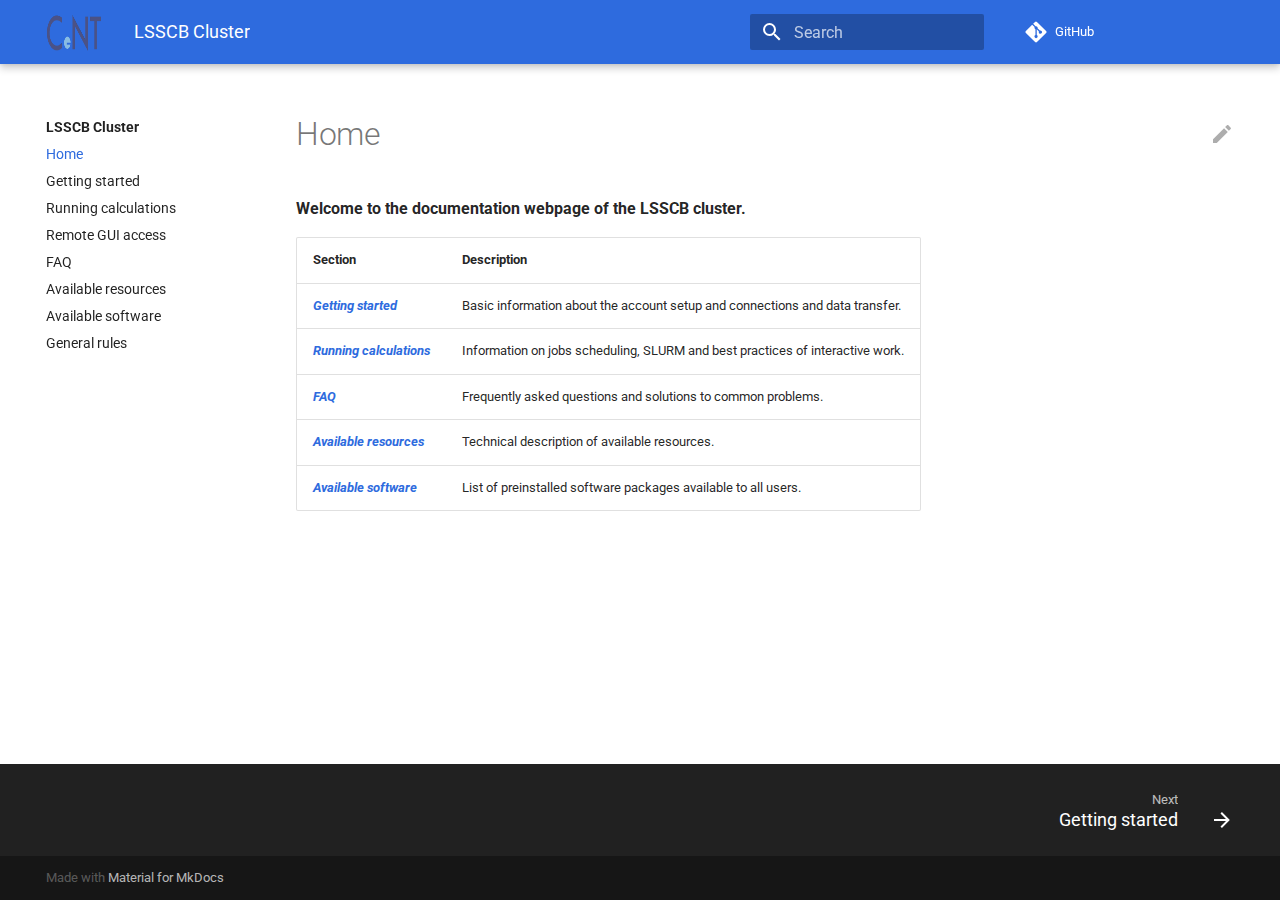
<file: index.html>
<!doctype html>
<html lang="en" class="no-js">
  <head>
    
      <meta charset="utf-8">
      <meta name="viewport" content="width=device-width,initial-scale=1">
      
      
      
        <meta name="author" content="Paweł Rubach">
      
      
      <link rel="icon" href="img/favicon.ico">
      <meta name="generator" content="mkdocs-1.2.3, mkdocs-material-7.3.6">
    
    
      
        <title>LSSCB Cluster</title>
      
    
    
      <link rel="stylesheet" href="assets/stylesheets/main.a57b2b03.min.css">
      
        
        <link rel="stylesheet" href="assets/stylesheets/palette.3f5d1f46.min.css">
        
      
    
    
    
      
        
        <link rel="preconnect" href="https://fonts.gstatic.com" crossorigin>
        <link rel="stylesheet" href="https://fonts.googleapis.com/css?family=Roboto:300,400,400i,700%7CRoboto+Mono&display=fallback">
        <style>:root{--md-text-font-family:"Roboto";--md-code-font-family:"Roboto Mono"}</style>
      
    
    
    
      <link rel="stylesheet" href="stylesheets/extra.css">
    
    
      


    
    
  </head>
  
  
    
    
    
    
    
    <body dir="ltr" data-md-color-scheme="" data-md-color-primary="none" data-md-color-accent="none">
  
    
    <script>function __prefix(e){return new URL(".",location).pathname+"."+e}function __get(e,t=localStorage){return JSON.parse(t.getItem(__prefix(e)))}</script>
    
    <input class="md-toggle" data-md-toggle="drawer" type="checkbox" id="__drawer" autocomplete="off">
    <input class="md-toggle" data-md-toggle="search" type="checkbox" id="__search" autocomplete="off">
    <label class="md-overlay" for="__drawer"></label>
    <div data-md-component="skip">
      
    </div>
    <div data-md-component="announce">
      
    </div>
    
      

<header class="md-header" data-md-component="header">
  <nav class="md-header__inner md-grid" aria-label="Header">
    <a href="." title="LSSCB Cluster" class="md-header__button md-logo" aria-label="LSSCB Cluster" data-md-component="logo">
      
  <img src="img/logo.png" alt="logo">

    </a>
    <label class="md-header__button md-icon" for="__drawer">
      <svg xmlns="http://www.w3.org/2000/svg" viewBox="0 0 24 24"><path d="M3 6h18v2H3V6m0 5h18v2H3v-2m0 5h18v2H3v-2z"/></svg>
    </label>
    <div class="md-header__title" data-md-component="header-title">
      <div class="md-header__ellipsis">
        <div class="md-header__topic">
          <span class="md-ellipsis">
            LSSCB Cluster
          </span>
        </div>
        <div class="md-header__topic" data-md-component="header-topic">
          <span class="md-ellipsis">
            
              Home
            
          </span>
        </div>
      </div>
    </div>
    
    
    
      <label class="md-header__button md-icon" for="__search">
        <svg xmlns="http://www.w3.org/2000/svg" viewBox="0 0 24 24"><path d="M9.5 3A6.5 6.5 0 0 1 16 9.5c0 1.61-.59 3.09-1.56 4.23l.27.27h.79l5 5-1.5 1.5-5-5v-.79l-.27-.27A6.516 6.516 0 0 1 9.5 16 6.5 6.5 0 0 1 3 9.5 6.5 6.5 0 0 1 9.5 3m0 2C7 5 5 7 5 9.5S7 14 9.5 14 14 12 14 9.5 12 5 9.5 5z"/></svg>
      </label>
      
<div class="md-search" data-md-component="search" role="dialog">
  <label class="md-search__overlay" for="__search"></label>
  <div class="md-search__inner" role="search">
    <form class="md-search__form" name="search">
      <input type="text" class="md-search__input" name="query" aria-label="Search" placeholder="Search" autocapitalize="off" autocorrect="off" autocomplete="off" spellcheck="false" data-md-component="search-query" required>
      <label class="md-search__icon md-icon" for="__search">
        <svg xmlns="http://www.w3.org/2000/svg" viewBox="0 0 24 24"><path d="M9.5 3A6.5 6.5 0 0 1 16 9.5c0 1.61-.59 3.09-1.56 4.23l.27.27h.79l5 5-1.5 1.5-5-5v-.79l-.27-.27A6.516 6.516 0 0 1 9.5 16 6.5 6.5 0 0 1 3 9.5 6.5 6.5 0 0 1 9.5 3m0 2C7 5 5 7 5 9.5S7 14 9.5 14 14 12 14 9.5 12 5 9.5 5z"/></svg>
        <svg xmlns="http://www.w3.org/2000/svg" viewBox="0 0 24 24"><path d="M20 11v2H8l5.5 5.5-1.42 1.42L4.16 12l7.92-7.92L13.5 5.5 8 11h12z"/></svg>
      </label>
      <nav class="md-search__options" aria-label="Search">
        
        <button type="reset" class="md-search__icon md-icon" aria-label="Clear" tabindex="-1">
          <svg xmlns="http://www.w3.org/2000/svg" viewBox="0 0 24 24"><path d="M19 6.41 17.59 5 12 10.59 6.41 5 5 6.41 10.59 12 5 17.59 6.41 19 12 13.41 17.59 19 19 17.59 13.41 12 19 6.41z"/></svg>
        </button>
      </nav>
      
    </form>
    <div class="md-search__output">
      <div class="md-search__scrollwrap" data-md-scrollfix>
        <div class="md-search-result" data-md-component="search-result">
          <div class="md-search-result__meta">
            Initializing search
          </div>
          <ol class="md-search-result__list"></ol>
        </div>
      </div>
    </div>
  </div>
</div>
    
    
      <div class="md-header__source">
        
<a href="https://github.com/prubach/chembio/" title="Go to repository" class="md-source" data-md-component="source">
  <div class="md-source__icon md-icon">
    
    <svg xmlns="http://www.w3.org/2000/svg" viewBox="0 0 448 512"><path d="M439.55 236.05 244 40.45a28.87 28.87 0 0 0-40.81 0l-40.66 40.63 51.52 51.52c27.06-9.14 52.68 16.77 43.39 43.68l49.66 49.66c34.23-11.8 61.18 31 35.47 56.69-26.49 26.49-70.21-2.87-56-37.34L240.22 199v121.85c25.3 12.54 22.26 41.85 9.08 55a34.34 34.34 0 0 1-48.55 0c-17.57-17.6-11.07-46.91 11.25-56v-123c-20.8-8.51-24.6-30.74-18.64-45L142.57 101 8.45 235.14a28.86 28.86 0 0 0 0 40.81l195.61 195.6a28.86 28.86 0 0 0 40.8 0l194.69-194.69a28.86 28.86 0 0 0 0-40.81z"/></svg>
  </div>
  <div class="md-source__repository">
    GitHub
  </div>
</a>
      </div>
    
  </nav>
  
</header>
    
    <div class="md-container" data-md-component="container">
      
      
        
          
        
      
      <main class="md-main" data-md-component="main">
        <div class="md-main__inner md-grid">
          
            
              
              <div class="md-sidebar md-sidebar--primary" data-md-component="sidebar" data-md-type="navigation" >
                <div class="md-sidebar__scrollwrap">
                  <div class="md-sidebar__inner">
                    


<nav class="md-nav md-nav--primary" aria-label="Navigation" data-md-level="0">
  <label class="md-nav__title" for="__drawer">
    <a href="." title="LSSCB Cluster" class="md-nav__button md-logo" aria-label="LSSCB Cluster" data-md-component="logo">
      
  <img src="img/logo.png" alt="logo">

    </a>
    LSSCB Cluster
  </label>
  
    <div class="md-nav__source">
      
<a href="https://github.com/prubach/chembio/" title="Go to repository" class="md-source" data-md-component="source">
  <div class="md-source__icon md-icon">
    
    <svg xmlns="http://www.w3.org/2000/svg" viewBox="0 0 448 512"><path d="M439.55 236.05 244 40.45a28.87 28.87 0 0 0-40.81 0l-40.66 40.63 51.52 51.52c27.06-9.14 52.68 16.77 43.39 43.68l49.66 49.66c34.23-11.8 61.18 31 35.47 56.69-26.49 26.49-70.21-2.87-56-37.34L240.22 199v121.85c25.3 12.54 22.26 41.85 9.08 55a34.34 34.34 0 0 1-48.55 0c-17.57-17.6-11.07-46.91 11.25-56v-123c-20.8-8.51-24.6-30.74-18.64-45L142.57 101 8.45 235.14a28.86 28.86 0 0 0 0 40.81l195.61 195.6a28.86 28.86 0 0 0 40.8 0l194.69-194.69a28.86 28.86 0 0 0 0-40.81z"/></svg>
  </div>
  <div class="md-source__repository">
    GitHub
  </div>
</a>
    </div>
  
  <ul class="md-nav__list" data-md-scrollfix>
    
      
      
      

  
  
    
  
  
    <li class="md-nav__item md-nav__item--active">
      
      <input class="md-nav__toggle md-toggle" data-md-toggle="toc" type="checkbox" id="__toc">
      
      
      
      <a href="." class="md-nav__link md-nav__link--active">
        Home
      </a>
      
    </li>
  

    
      
      
      

  
  
  
    <li class="md-nav__item">
      <a href="first_steps/" class="md-nav__link">
        Getting started
      </a>
    </li>
  

    
      
      
      

  
  
  
    <li class="md-nav__item">
      <a href="running_jobs/" class="md-nav__link">
        Running calculations
      </a>
    </li>
  

    
      
      
      

  
  
  
    <li class="md-nav__item">
      <a href="remote_graphics/" class="md-nav__link">
        Remote GUI access
      </a>
    </li>
  

    
      
      
      

  
  
  
    <li class="md-nav__item">
      <a href="faq/" class="md-nav__link">
        FAQ
      </a>
    </li>
  

    
      
      
      

  
  
  
    <li class="md-nav__item">
      <a href="resources/" class="md-nav__link">
        Available resources
      </a>
    </li>
  

    
      
      
      

  
  
  
    <li class="md-nav__item">
      <a href="software/" class="md-nav__link">
        Available software
      </a>
    </li>
  

    
      
      
      

  
  
  
    <li class="md-nav__item">
      <a href="rules/" class="md-nav__link">
        General rules
      </a>
    </li>
  

    
  </ul>
</nav>
                  </div>
                </div>
              </div>
            
            
          
          <div class="md-content" data-md-component="content">
            <article class="md-content__inner md-typeset">
              
                
                  <a href="https://github.com/prubach/chembio/edit/master/docs/index.md" title="Edit this page" class="md-content__button md-icon">
                    <svg xmlns="http://www.w3.org/2000/svg" viewBox="0 0 24 24"><path d="M20.71 7.04c.39-.39.39-1.04 0-1.41l-2.34-2.34c-.37-.39-1.02-.39-1.41 0l-1.84 1.83 3.75 3.75M3 17.25V21h3.75L17.81 9.93l-3.75-3.75L3 17.25z"/></svg>
                  </a>
                
                
                  <h1>Home</h1>
                
                <p><strong>Welcome to the documentation webpage of the LSSCB cluster.</strong></p>
<table>
<thead>
<tr>
<th>Section</th>
<th>Description</th>
</tr>
</thead>
<tbody>
<tr>
<td><a href="first_steps/"><strong><em>Getting started</em></strong></a></td>
<td>Basic information about the account setup and connections and data transfer.</td>
</tr>
<tr>
<td><a href="running_jobs/"><strong><em>Running calculations</em></strong></a></td>
<td>Information on jobs scheduling, SLURM and best practices of interactive work.</td>
</tr>
<tr>
<td><a href="faq/"><strong><em>FAQ</em></strong></a></td>
<td>Frequently asked questions and solutions to common problems.</td>
</tr>
<tr>
<td><a href="resources/"><strong><em>Available resources</em></strong></a></td>
<td>Technical description of available resources.</td>
</tr>
<tr>
<td><a href="software/"><strong><em>Available software</em></strong></a></td>
<td>List of preinstalled software packages available to all users.</td>
</tr>
</tbody>
</table>
                
              
              
                


              
            </article>
          </div>
        </div>
        
      </main>
      
        
<footer class="md-footer">
  
    <nav class="md-footer__inner md-grid" aria-label="Footer">
      
      
        
        <a href="first_steps/" class="md-footer__link md-footer__link--next" aria-label="Next: Getting started" rel="next">
          <div class="md-footer__title">
            <div class="md-ellipsis">
              <span class="md-footer__direction">
                Next
              </span>
              Getting started
            </div>
          </div>
          <div class="md-footer__button md-icon">
            <svg xmlns="http://www.w3.org/2000/svg" viewBox="0 0 24 24"><path d="M4 11v2h12l-5.5 5.5 1.42 1.42L19.84 12l-7.92-7.92L10.5 5.5 16 11H4z"/></svg>
          </div>
        </a>
      
    </nav>
  
  <div class="md-footer-meta md-typeset">
    <div class="md-footer-meta__inner md-grid">
      <div class="md-footer-copyright">
        
        
          Made with
          <a href="https://squidfunk.github.io/mkdocs-material/" target="_blank" rel="noopener">
            Material for MkDocs
          </a>
        
        
      </div>
      
    </div>
  </div>
</footer>
      
    </div>
    <div class="md-dialog" data-md-component="dialog">
      <div class="md-dialog__inner md-typeset"></div>
    </div>
    <script id="__config" type="application/json">{"base": ".", "features": [], "translations": {"clipboard.copy": "Copy to clipboard", "clipboard.copied": "Copied to clipboard", "search.config.lang": "en", "search.config.pipeline": "trimmer, stopWordFilter", "search.config.separator": "[\\s\\-]+", "search.placeholder": "Search", "search.result.placeholder": "Type to start searching", "search.result.none": "No matching documents", "search.result.one": "1 matching document", "search.result.other": "# matching documents", "search.result.more.one": "1 more on this page", "search.result.more.other": "# more on this page", "search.result.term.missing": "Missing", "select.version.title": "Select version"}, "search": "assets/javascripts/workers/search.fcfe8b6d.min.js", "version": null}</script>
    
    
      <script src="assets/javascripts/bundle.b1047164.min.js"></script>
      
    
  </body>
</html>
</file>
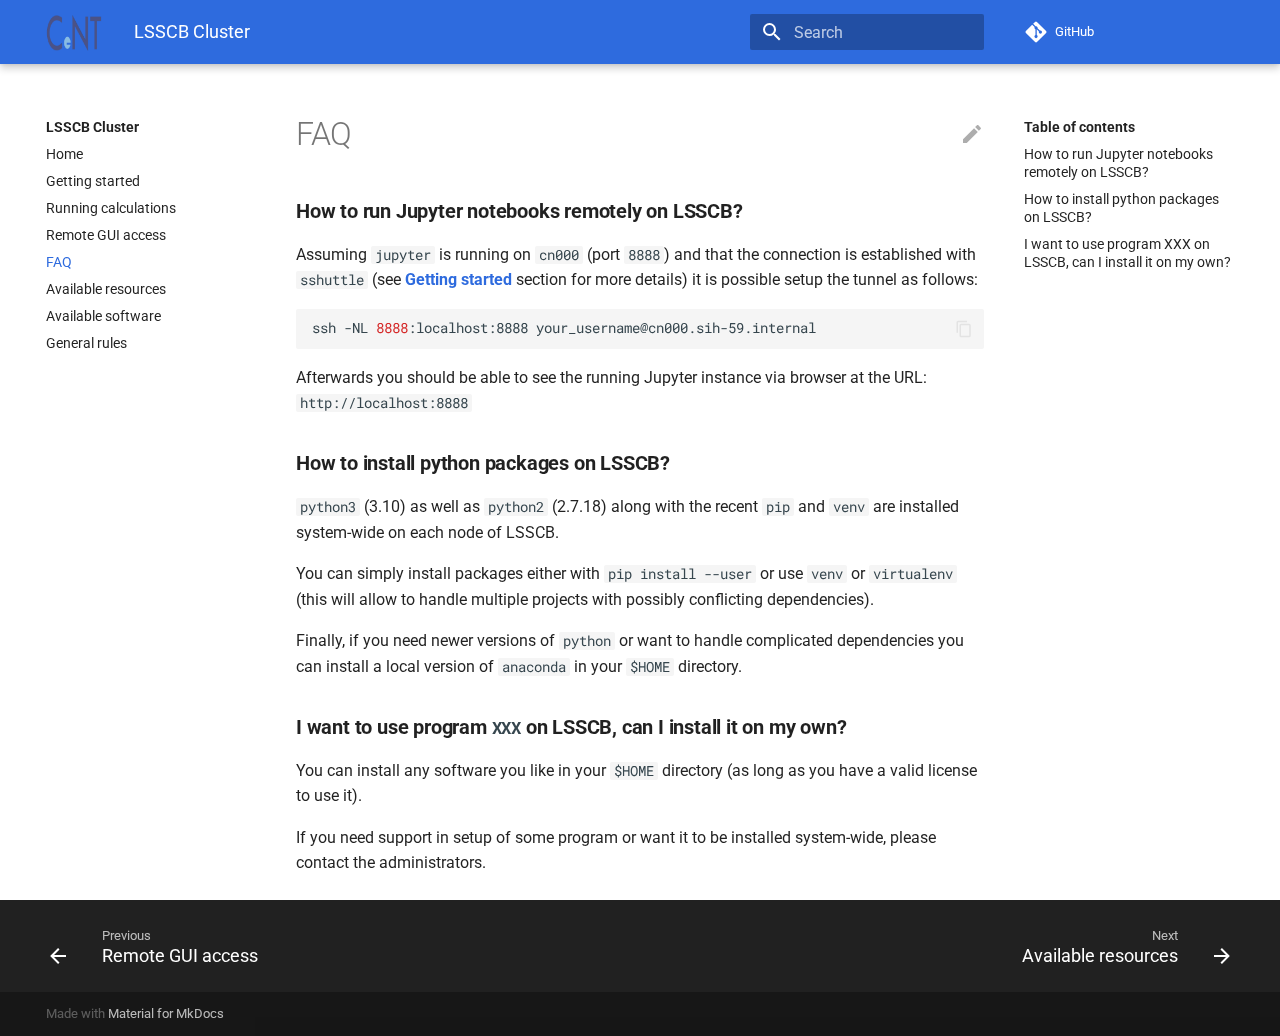
<file: faq/index.html>
<!doctype html>
<html lang="en" class="no-js">
  <head>
    
      <meta charset="utf-8">
      <meta name="viewport" content="width=device-width,initial-scale=1">
      
      
      
        <meta name="author" content="Paweł Rubach">
      
      
      <link rel="icon" href="../img/favicon.ico">
      <meta name="generator" content="mkdocs-1.2.3, mkdocs-material-7.3.6">
    
    
      
        <title>FAQ - LSSCB Cluster</title>
      
    
    
      <link rel="stylesheet" href="../assets/stylesheets/main.a57b2b03.min.css">
      
        
        <link rel="stylesheet" href="../assets/stylesheets/palette.3f5d1f46.min.css">
        
      
    
    
    
      
        
        <link rel="preconnect" href="https://fonts.gstatic.com" crossorigin>
        <link rel="stylesheet" href="https://fonts.googleapis.com/css?family=Roboto:300,400,400i,700%7CRoboto+Mono&display=fallback">
        <style>:root{--md-text-font-family:"Roboto";--md-code-font-family:"Roboto Mono"}</style>
      
    
    
    
      <link rel="stylesheet" href="../stylesheets/extra.css">
    
    
      


    
    
  </head>
  
  
    
    
    
    
    
    <body dir="ltr" data-md-color-scheme="" data-md-color-primary="none" data-md-color-accent="none">
  
    
    <script>function __prefix(e){return new URL("..",location).pathname+"."+e}function __get(e,t=localStorage){return JSON.parse(t.getItem(__prefix(e)))}</script>
    
    <input class="md-toggle" data-md-toggle="drawer" type="checkbox" id="__drawer" autocomplete="off">
    <input class="md-toggle" data-md-toggle="search" type="checkbox" id="__search" autocomplete="off">
    <label class="md-overlay" for="__drawer"></label>
    <div data-md-component="skip">
      
        
        <a href="#how-to-run-jupyter-notebooks-remotely-on-lsscb" class="md-skip">
          Skip to content
        </a>
      
    </div>
    <div data-md-component="announce">
      
    </div>
    
      

<header class="md-header" data-md-component="header">
  <nav class="md-header__inner md-grid" aria-label="Header">
    <a href=".." title="LSSCB Cluster" class="md-header__button md-logo" aria-label="LSSCB Cluster" data-md-component="logo">
      
  <img src="../img/logo.png" alt="logo">

    </a>
    <label class="md-header__button md-icon" for="__drawer">
      <svg xmlns="http://www.w3.org/2000/svg" viewBox="0 0 24 24"><path d="M3 6h18v2H3V6m0 5h18v2H3v-2m0 5h18v2H3v-2z"/></svg>
    </label>
    <div class="md-header__title" data-md-component="header-title">
      <div class="md-header__ellipsis">
        <div class="md-header__topic">
          <span class="md-ellipsis">
            LSSCB Cluster
          </span>
        </div>
        <div class="md-header__topic" data-md-component="header-topic">
          <span class="md-ellipsis">
            
              FAQ
            
          </span>
        </div>
      </div>
    </div>
    
    
    
      <label class="md-header__button md-icon" for="__search">
        <svg xmlns="http://www.w3.org/2000/svg" viewBox="0 0 24 24"><path d="M9.5 3A6.5 6.5 0 0 1 16 9.5c0 1.61-.59 3.09-1.56 4.23l.27.27h.79l5 5-1.5 1.5-5-5v-.79l-.27-.27A6.516 6.516 0 0 1 9.5 16 6.5 6.5 0 0 1 3 9.5 6.5 6.5 0 0 1 9.5 3m0 2C7 5 5 7 5 9.5S7 14 9.5 14 14 12 14 9.5 12 5 9.5 5z"/></svg>
      </label>
      
<div class="md-search" data-md-component="search" role="dialog">
  <label class="md-search__overlay" for="__search"></label>
  <div class="md-search__inner" role="search">
    <form class="md-search__form" name="search">
      <input type="text" class="md-search__input" name="query" aria-label="Search" placeholder="Search" autocapitalize="off" autocorrect="off" autocomplete="off" spellcheck="false" data-md-component="search-query" required>
      <label class="md-search__icon md-icon" for="__search">
        <svg xmlns="http://www.w3.org/2000/svg" viewBox="0 0 24 24"><path d="M9.5 3A6.5 6.5 0 0 1 16 9.5c0 1.61-.59 3.09-1.56 4.23l.27.27h.79l5 5-1.5 1.5-5-5v-.79l-.27-.27A6.516 6.516 0 0 1 9.5 16 6.5 6.5 0 0 1 3 9.5 6.5 6.5 0 0 1 9.5 3m0 2C7 5 5 7 5 9.5S7 14 9.5 14 14 12 14 9.5 12 5 9.5 5z"/></svg>
        <svg xmlns="http://www.w3.org/2000/svg" viewBox="0 0 24 24"><path d="M20 11v2H8l5.5 5.5-1.42 1.42L4.16 12l7.92-7.92L13.5 5.5 8 11h12z"/></svg>
      </label>
      <nav class="md-search__options" aria-label="Search">
        
        <button type="reset" class="md-search__icon md-icon" aria-label="Clear" tabindex="-1">
          <svg xmlns="http://www.w3.org/2000/svg" viewBox="0 0 24 24"><path d="M19 6.41 17.59 5 12 10.59 6.41 5 5 6.41 10.59 12 5 17.59 6.41 19 12 13.41 17.59 19 19 17.59 13.41 12 19 6.41z"/></svg>
        </button>
      </nav>
      
    </form>
    <div class="md-search__output">
      <div class="md-search__scrollwrap" data-md-scrollfix>
        <div class="md-search-result" data-md-component="search-result">
          <div class="md-search-result__meta">
            Initializing search
          </div>
          <ol class="md-search-result__list"></ol>
        </div>
      </div>
    </div>
  </div>
</div>
    
    
      <div class="md-header__source">
        
<a href="https://github.com/prubach/chembio/" title="Go to repository" class="md-source" data-md-component="source">
  <div class="md-source__icon md-icon">
    
    <svg xmlns="http://www.w3.org/2000/svg" viewBox="0 0 448 512"><path d="M439.55 236.05 244 40.45a28.87 28.87 0 0 0-40.81 0l-40.66 40.63 51.52 51.52c27.06-9.14 52.68 16.77 43.39 43.68l49.66 49.66c34.23-11.8 61.18 31 35.47 56.69-26.49 26.49-70.21-2.87-56-37.34L240.22 199v121.85c25.3 12.54 22.26 41.85 9.08 55a34.34 34.34 0 0 1-48.55 0c-17.57-17.6-11.07-46.91 11.25-56v-123c-20.8-8.51-24.6-30.74-18.64-45L142.57 101 8.45 235.14a28.86 28.86 0 0 0 0 40.81l195.61 195.6a28.86 28.86 0 0 0 40.8 0l194.69-194.69a28.86 28.86 0 0 0 0-40.81z"/></svg>
  </div>
  <div class="md-source__repository">
    GitHub
  </div>
</a>
      </div>
    
  </nav>
  
</header>
    
    <div class="md-container" data-md-component="container">
      
      
        
          
        
      
      <main class="md-main" data-md-component="main">
        <div class="md-main__inner md-grid">
          
            
              
              <div class="md-sidebar md-sidebar--primary" data-md-component="sidebar" data-md-type="navigation" >
                <div class="md-sidebar__scrollwrap">
                  <div class="md-sidebar__inner">
                    


<nav class="md-nav md-nav--primary" aria-label="Navigation" data-md-level="0">
  <label class="md-nav__title" for="__drawer">
    <a href=".." title="LSSCB Cluster" class="md-nav__button md-logo" aria-label="LSSCB Cluster" data-md-component="logo">
      
  <img src="../img/logo.png" alt="logo">

    </a>
    LSSCB Cluster
  </label>
  
    <div class="md-nav__source">
      
<a href="https://github.com/prubach/chembio/" title="Go to repository" class="md-source" data-md-component="source">
  <div class="md-source__icon md-icon">
    
    <svg xmlns="http://www.w3.org/2000/svg" viewBox="0 0 448 512"><path d="M439.55 236.05 244 40.45a28.87 28.87 0 0 0-40.81 0l-40.66 40.63 51.52 51.52c27.06-9.14 52.68 16.77 43.39 43.68l49.66 49.66c34.23-11.8 61.18 31 35.47 56.69-26.49 26.49-70.21-2.87-56-37.34L240.22 199v121.85c25.3 12.54 22.26 41.85 9.08 55a34.34 34.34 0 0 1-48.55 0c-17.57-17.6-11.07-46.91 11.25-56v-123c-20.8-8.51-24.6-30.74-18.64-45L142.57 101 8.45 235.14a28.86 28.86 0 0 0 0 40.81l195.61 195.6a28.86 28.86 0 0 0 40.8 0l194.69-194.69a28.86 28.86 0 0 0 0-40.81z"/></svg>
  </div>
  <div class="md-source__repository">
    GitHub
  </div>
</a>
    </div>
  
  <ul class="md-nav__list" data-md-scrollfix>
    
      
      
      

  
  
  
    <li class="md-nav__item">
      <a href=".." class="md-nav__link">
        Home
      </a>
    </li>
  

    
      
      
      

  
  
  
    <li class="md-nav__item">
      <a href="../first_steps/" class="md-nav__link">
        Getting started
      </a>
    </li>
  

    
      
      
      

  
  
  
    <li class="md-nav__item">
      <a href="../running_jobs/" class="md-nav__link">
        Running calculations
      </a>
    </li>
  

    
      
      
      

  
  
  
    <li class="md-nav__item">
      <a href="../remote_graphics/" class="md-nav__link">
        Remote GUI access
      </a>
    </li>
  

    
      
      
      

  
  
    
  
  
    <li class="md-nav__item md-nav__item--active">
      
      <input class="md-nav__toggle md-toggle" data-md-toggle="toc" type="checkbox" id="__toc">
      
      
      
        <label class="md-nav__link md-nav__link--active" for="__toc">
          FAQ
          <span class="md-nav__icon md-icon"></span>
        </label>
      
      <a href="./" class="md-nav__link md-nav__link--active">
        FAQ
      </a>
      
        


<nav class="md-nav md-nav--secondary" aria-label="Table of contents">
  
  
  
  
    <label class="md-nav__title" for="__toc">
      <span class="md-nav__icon md-icon"></span>
      Table of contents
    </label>
    <ul class="md-nav__list" data-md-component="toc" data-md-scrollfix>
      
        <li class="md-nav__item">
  <a href="#how-to-run-jupyter-notebooks-remotely-on-lsscb" class="md-nav__link">
    How to run Jupyter notebooks remotely on LSSCB?
  </a>
  
</li>
      
        <li class="md-nav__item">
  <a href="#how-to-install-python-packages-on-lsscb" class="md-nav__link">
    How to install python packages on LSSCB?
  </a>
  
</li>
      
        <li class="md-nav__item">
  <a href="#i-want-to-use-program-xxx-on-lsscb-can-i-install-it-on-my-own" class="md-nav__link">
    I want to use program XXX on LSSCB, can I install it on my own?
  </a>
  
</li>
      
    </ul>
  
</nav>
      
    </li>
  

    
      
      
      

  
  
  
    <li class="md-nav__item">
      <a href="../resources/" class="md-nav__link">
        Available resources
      </a>
    </li>
  

    
      
      
      

  
  
  
    <li class="md-nav__item">
      <a href="../software/" class="md-nav__link">
        Available software
      </a>
    </li>
  

    
      
      
      

  
  
  
    <li class="md-nav__item">
      <a href="../rules/" class="md-nav__link">
        General rules
      </a>
    </li>
  

    
  </ul>
</nav>
                  </div>
                </div>
              </div>
            
            
              
              <div class="md-sidebar md-sidebar--secondary" data-md-component="sidebar" data-md-type="toc" >
                <div class="md-sidebar__scrollwrap">
                  <div class="md-sidebar__inner">
                    


<nav class="md-nav md-nav--secondary" aria-label="Table of contents">
  
  
  
  
    <label class="md-nav__title" for="__toc">
      <span class="md-nav__icon md-icon"></span>
      Table of contents
    </label>
    <ul class="md-nav__list" data-md-component="toc" data-md-scrollfix>
      
        <li class="md-nav__item">
  <a href="#how-to-run-jupyter-notebooks-remotely-on-lsscb" class="md-nav__link">
    How to run Jupyter notebooks remotely on LSSCB?
  </a>
  
</li>
      
        <li class="md-nav__item">
  <a href="#how-to-install-python-packages-on-lsscb" class="md-nav__link">
    How to install python packages on LSSCB?
  </a>
  
</li>
      
        <li class="md-nav__item">
  <a href="#i-want-to-use-program-xxx-on-lsscb-can-i-install-it-on-my-own" class="md-nav__link">
    I want to use program XXX on LSSCB, can I install it on my own?
  </a>
  
</li>
      
    </ul>
  
</nav>
                  </div>
                </div>
              </div>
            
          
          <div class="md-content" data-md-component="content">
            <article class="md-content__inner md-typeset">
              
                
                  <a href="https://github.com/prubach/chembio/edit/master/docs/faq.md" title="Edit this page" class="md-content__button md-icon">
                    <svg xmlns="http://www.w3.org/2000/svg" viewBox="0 0 24 24"><path d="M20.71 7.04c.39-.39.39-1.04 0-1.41l-2.34-2.34c-.37-.39-1.02-.39-1.41 0l-1.84 1.83 3.75 3.75M3 17.25V21h3.75L17.81 9.93l-3.75-3.75L3 17.25z"/></svg>
                  </a>
                
                
                  <h1>FAQ</h1>
                
                <h3 id="how-to-run-jupyter-notebooks-remotely-on-lsscb"><strong>How to run Jupyter notebooks remotely on LSSCB?</strong></h3>
<p>Assuming <code>jupyter</code> is running on <code>cn000</code> (port <code>8888</code>) 
and that the connection is established with <code>sshuttle</code> (see <a href="../first_steps/#connecting-via-ssh"><strong>Getting started</strong></a>
section for more details) it is possible setup the tunnel as follows:
<div class="highlight"><pre><span></span><code>ssh -NL <span class="m">8888</span>:localhost:8888 your_username@cn000.sih-59.internal
</code></pre></div></p>
<p>Afterwards you should be able to see the running Jupyter instance via browser at the URL:
<code>http://localhost:8888</code></p>
<h3 id="how-to-install-python-packages-on-lsscb"><strong>How to install python packages on LSSCB?</strong></h3>
<p><code>python3</code> (3.10) as well as  <code>python2</code> (2.7.18) along with the recent <code>pip</code> 
and <code>venv</code> are installed system-wide on each node of LSSCB.</p>
<p>You can simply install packages either with <code>pip install --user</code> or use <code>venv</code> or <code>virtualenv</code>
(this will allow to handle multiple projects with possibly conflicting dependencies).</p>
<p>Finally, if you need newer versions of <code>python</code> or want to handle complicated dependencies you can install a
local version of <code>anaconda</code> in your <code>$HOME</code> directory.</p>
<h3 id="i-want-to-use-program-xxx-on-lsscb-can-i-install-it-on-my-own"><strong>I want to use program <code>XXX</code> on LSSCB, can I install it on my own?</strong></h3>
<p>You can install any software you like in your <code>$HOME</code> directory (as long as you have a valid license to use it).</p>
<p>If you need support in setup of some program or want it to be installed system-wide, please contact the administrators.</p>
                
              
              
                


              
            </article>
          </div>
        </div>
        
      </main>
      
        
<footer class="md-footer">
  
    <nav class="md-footer__inner md-grid" aria-label="Footer">
      
        
        <a href="../remote_graphics/" class="md-footer__link md-footer__link--prev" aria-label="Previous: Remote GUI access" rel="prev">
          <div class="md-footer__button md-icon">
            <svg xmlns="http://www.w3.org/2000/svg" viewBox="0 0 24 24"><path d="M20 11v2H8l5.5 5.5-1.42 1.42L4.16 12l7.92-7.92L13.5 5.5 8 11h12z"/></svg>
          </div>
          <div class="md-footer__title">
            <div class="md-ellipsis">
              <span class="md-footer__direction">
                Previous
              </span>
              Remote GUI access
            </div>
          </div>
        </a>
      
      
        
        <a href="../resources/" class="md-footer__link md-footer__link--next" aria-label="Next: Available resources" rel="next">
          <div class="md-footer__title">
            <div class="md-ellipsis">
              <span class="md-footer__direction">
                Next
              </span>
              Available resources
            </div>
          </div>
          <div class="md-footer__button md-icon">
            <svg xmlns="http://www.w3.org/2000/svg" viewBox="0 0 24 24"><path d="M4 11v2h12l-5.5 5.5 1.42 1.42L19.84 12l-7.92-7.92L10.5 5.5 16 11H4z"/></svg>
          </div>
        </a>
      
    </nav>
  
  <div class="md-footer-meta md-typeset">
    <div class="md-footer-meta__inner md-grid">
      <div class="md-footer-copyright">
        
        
          Made with
          <a href="https://squidfunk.github.io/mkdocs-material/" target="_blank" rel="noopener">
            Material for MkDocs
          </a>
        
        
      </div>
      
    </div>
  </div>
</footer>
      
    </div>
    <div class="md-dialog" data-md-component="dialog">
      <div class="md-dialog__inner md-typeset"></div>
    </div>
    <script id="__config" type="application/json">{"base": "..", "features": [], "translations": {"clipboard.copy": "Copy to clipboard", "clipboard.copied": "Copied to clipboard", "search.config.lang": "en", "search.config.pipeline": "trimmer, stopWordFilter", "search.config.separator": "[\\s\\-]+", "search.placeholder": "Search", "search.result.placeholder": "Type to start searching", "search.result.none": "No matching documents", "search.result.one": "1 matching document", "search.result.other": "# matching documents", "search.result.more.one": "1 more on this page", "search.result.more.other": "# more on this page", "search.result.term.missing": "Missing", "select.version.title": "Select version"}, "search": "../assets/javascripts/workers/search.fcfe8b6d.min.js", "version": null}</script>
    
    
      <script src="../assets/javascripts/bundle.b1047164.min.js"></script>
      
    
  </body>
</html>
</file>
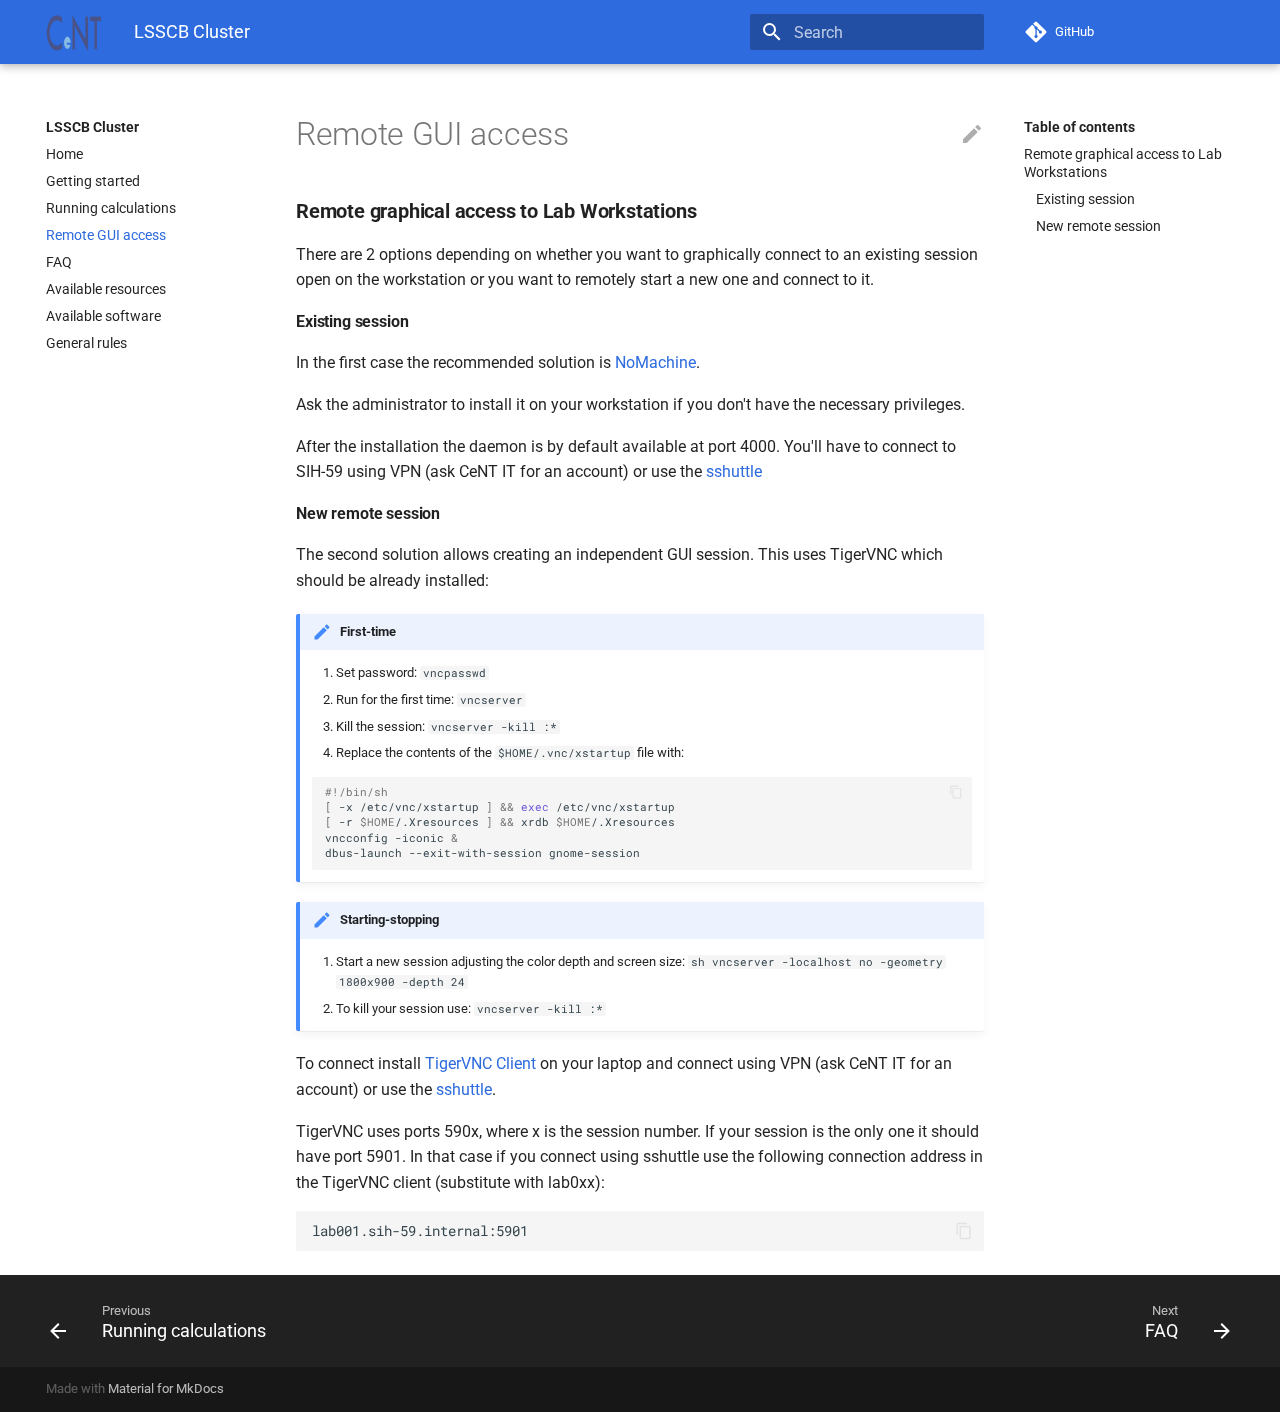
<file: remote_graphics/index.html>
<!doctype html>
<html lang="en" class="no-js">
  <head>
    
      <meta charset="utf-8">
      <meta name="viewport" content="width=device-width,initial-scale=1">
      
      
      
        <meta name="author" content="Paweł Rubach">
      
      
      <link rel="icon" href="../img/favicon.ico">
      <meta name="generator" content="mkdocs-1.2.3, mkdocs-material-7.3.6">
    
    
      
        <title>Remote GUI access - LSSCB Cluster</title>
      
    
    
      <link rel="stylesheet" href="../assets/stylesheets/main.a57b2b03.min.css">
      
        
        <link rel="stylesheet" href="../assets/stylesheets/palette.3f5d1f46.min.css">
        
      
    
    
    
      
        
        <link rel="preconnect" href="https://fonts.gstatic.com" crossorigin>
        <link rel="stylesheet" href="https://fonts.googleapis.com/css?family=Roboto:300,400,400i,700%7CRoboto+Mono&display=fallback">
        <style>:root{--md-text-font-family:"Roboto";--md-code-font-family:"Roboto Mono"}</style>
      
    
    
    
      <link rel="stylesheet" href="../stylesheets/extra.css">
    
    
      


    
    
  </head>
  
  
    
    
    
    
    
    <body dir="ltr" data-md-color-scheme="" data-md-color-primary="none" data-md-color-accent="none">
  
    
    <script>function __prefix(e){return new URL("..",location).pathname+"."+e}function __get(e,t=localStorage){return JSON.parse(t.getItem(__prefix(e)))}</script>
    
    <input class="md-toggle" data-md-toggle="drawer" type="checkbox" id="__drawer" autocomplete="off">
    <input class="md-toggle" data-md-toggle="search" type="checkbox" id="__search" autocomplete="off">
    <label class="md-overlay" for="__drawer"></label>
    <div data-md-component="skip">
      
        
        <a href="#remote-graphical-access-to-lab-workstations" class="md-skip">
          Skip to content
        </a>
      
    </div>
    <div data-md-component="announce">
      
    </div>
    
      

<header class="md-header" data-md-component="header">
  <nav class="md-header__inner md-grid" aria-label="Header">
    <a href=".." title="LSSCB Cluster" class="md-header__button md-logo" aria-label="LSSCB Cluster" data-md-component="logo">
      
  <img src="../img/logo.png" alt="logo">

    </a>
    <label class="md-header__button md-icon" for="__drawer">
      <svg xmlns="http://www.w3.org/2000/svg" viewBox="0 0 24 24"><path d="M3 6h18v2H3V6m0 5h18v2H3v-2m0 5h18v2H3v-2z"/></svg>
    </label>
    <div class="md-header__title" data-md-component="header-title">
      <div class="md-header__ellipsis">
        <div class="md-header__topic">
          <span class="md-ellipsis">
            LSSCB Cluster
          </span>
        </div>
        <div class="md-header__topic" data-md-component="header-topic">
          <span class="md-ellipsis">
            
              Remote GUI access
            
          </span>
        </div>
      </div>
    </div>
    
    
    
      <label class="md-header__button md-icon" for="__search">
        <svg xmlns="http://www.w3.org/2000/svg" viewBox="0 0 24 24"><path d="M9.5 3A6.5 6.5 0 0 1 16 9.5c0 1.61-.59 3.09-1.56 4.23l.27.27h.79l5 5-1.5 1.5-5-5v-.79l-.27-.27A6.516 6.516 0 0 1 9.5 16 6.5 6.5 0 0 1 3 9.5 6.5 6.5 0 0 1 9.5 3m0 2C7 5 5 7 5 9.5S7 14 9.5 14 14 12 14 9.5 12 5 9.5 5z"/></svg>
      </label>
      
<div class="md-search" data-md-component="search" role="dialog">
  <label class="md-search__overlay" for="__search"></label>
  <div class="md-search__inner" role="search">
    <form class="md-search__form" name="search">
      <input type="text" class="md-search__input" name="query" aria-label="Search" placeholder="Search" autocapitalize="off" autocorrect="off" autocomplete="off" spellcheck="false" data-md-component="search-query" required>
      <label class="md-search__icon md-icon" for="__search">
        <svg xmlns="http://www.w3.org/2000/svg" viewBox="0 0 24 24"><path d="M9.5 3A6.5 6.5 0 0 1 16 9.5c0 1.61-.59 3.09-1.56 4.23l.27.27h.79l5 5-1.5 1.5-5-5v-.79l-.27-.27A6.516 6.516 0 0 1 9.5 16 6.5 6.5 0 0 1 3 9.5 6.5 6.5 0 0 1 9.5 3m0 2C7 5 5 7 5 9.5S7 14 9.5 14 14 12 14 9.5 12 5 9.5 5z"/></svg>
        <svg xmlns="http://www.w3.org/2000/svg" viewBox="0 0 24 24"><path d="M20 11v2H8l5.5 5.5-1.42 1.42L4.16 12l7.92-7.92L13.5 5.5 8 11h12z"/></svg>
      </label>
      <nav class="md-search__options" aria-label="Search">
        
        <button type="reset" class="md-search__icon md-icon" aria-label="Clear" tabindex="-1">
          <svg xmlns="http://www.w3.org/2000/svg" viewBox="0 0 24 24"><path d="M19 6.41 17.59 5 12 10.59 6.41 5 5 6.41 10.59 12 5 17.59 6.41 19 12 13.41 17.59 19 19 17.59 13.41 12 19 6.41z"/></svg>
        </button>
      </nav>
      
    </form>
    <div class="md-search__output">
      <div class="md-search__scrollwrap" data-md-scrollfix>
        <div class="md-search-result" data-md-component="search-result">
          <div class="md-search-result__meta">
            Initializing search
          </div>
          <ol class="md-search-result__list"></ol>
        </div>
      </div>
    </div>
  </div>
</div>
    
    
      <div class="md-header__source">
        
<a href="https://github.com/prubach/chembio/" title="Go to repository" class="md-source" data-md-component="source">
  <div class="md-source__icon md-icon">
    
    <svg xmlns="http://www.w3.org/2000/svg" viewBox="0 0 448 512"><path d="M439.55 236.05 244 40.45a28.87 28.87 0 0 0-40.81 0l-40.66 40.63 51.52 51.52c27.06-9.14 52.68 16.77 43.39 43.68l49.66 49.66c34.23-11.8 61.18 31 35.47 56.69-26.49 26.49-70.21-2.87-56-37.34L240.22 199v121.85c25.3 12.54 22.26 41.85 9.08 55a34.34 34.34 0 0 1-48.55 0c-17.57-17.6-11.07-46.91 11.25-56v-123c-20.8-8.51-24.6-30.74-18.64-45L142.57 101 8.45 235.14a28.86 28.86 0 0 0 0 40.81l195.61 195.6a28.86 28.86 0 0 0 40.8 0l194.69-194.69a28.86 28.86 0 0 0 0-40.81z"/></svg>
  </div>
  <div class="md-source__repository">
    GitHub
  </div>
</a>
      </div>
    
  </nav>
  
</header>
    
    <div class="md-container" data-md-component="container">
      
      
        
          
        
      
      <main class="md-main" data-md-component="main">
        <div class="md-main__inner md-grid">
          
            
              
              <div class="md-sidebar md-sidebar--primary" data-md-component="sidebar" data-md-type="navigation" >
                <div class="md-sidebar__scrollwrap">
                  <div class="md-sidebar__inner">
                    


<nav class="md-nav md-nav--primary" aria-label="Navigation" data-md-level="0">
  <label class="md-nav__title" for="__drawer">
    <a href=".." title="LSSCB Cluster" class="md-nav__button md-logo" aria-label="LSSCB Cluster" data-md-component="logo">
      
  <img src="../img/logo.png" alt="logo">

    </a>
    LSSCB Cluster
  </label>
  
    <div class="md-nav__source">
      
<a href="https://github.com/prubach/chembio/" title="Go to repository" class="md-source" data-md-component="source">
  <div class="md-source__icon md-icon">
    
    <svg xmlns="http://www.w3.org/2000/svg" viewBox="0 0 448 512"><path d="M439.55 236.05 244 40.45a28.87 28.87 0 0 0-40.81 0l-40.66 40.63 51.52 51.52c27.06-9.14 52.68 16.77 43.39 43.68l49.66 49.66c34.23-11.8 61.18 31 35.47 56.69-26.49 26.49-70.21-2.87-56-37.34L240.22 199v121.85c25.3 12.54 22.26 41.85 9.08 55a34.34 34.34 0 0 1-48.55 0c-17.57-17.6-11.07-46.91 11.25-56v-123c-20.8-8.51-24.6-30.74-18.64-45L142.57 101 8.45 235.14a28.86 28.86 0 0 0 0 40.81l195.61 195.6a28.86 28.86 0 0 0 40.8 0l194.69-194.69a28.86 28.86 0 0 0 0-40.81z"/></svg>
  </div>
  <div class="md-source__repository">
    GitHub
  </div>
</a>
    </div>
  
  <ul class="md-nav__list" data-md-scrollfix>
    
      
      
      

  
  
  
    <li class="md-nav__item">
      <a href=".." class="md-nav__link">
        Home
      </a>
    </li>
  

    
      
      
      

  
  
  
    <li class="md-nav__item">
      <a href="../first_steps/" class="md-nav__link">
        Getting started
      </a>
    </li>
  

    
      
      
      

  
  
  
    <li class="md-nav__item">
      <a href="../running_jobs/" class="md-nav__link">
        Running calculations
      </a>
    </li>
  

    
      
      
      

  
  
    
  
  
    <li class="md-nav__item md-nav__item--active">
      
      <input class="md-nav__toggle md-toggle" data-md-toggle="toc" type="checkbox" id="__toc">
      
      
      
        <label class="md-nav__link md-nav__link--active" for="__toc">
          Remote GUI access
          <span class="md-nav__icon md-icon"></span>
        </label>
      
      <a href="./" class="md-nav__link md-nav__link--active">
        Remote GUI access
      </a>
      
        


<nav class="md-nav md-nav--secondary" aria-label="Table of contents">
  
  
  
  
    <label class="md-nav__title" for="__toc">
      <span class="md-nav__icon md-icon"></span>
      Table of contents
    </label>
    <ul class="md-nav__list" data-md-component="toc" data-md-scrollfix>
      
        <li class="md-nav__item">
  <a href="#remote-graphical-access-to-lab-workstations" class="md-nav__link">
    Remote graphical access to Lab Workstations
  </a>
  
    <nav class="md-nav" aria-label="Remote graphical access to Lab Workstations">
      <ul class="md-nav__list">
        
          <li class="md-nav__item">
  <a href="#existing-session" class="md-nav__link">
    Existing session
  </a>
  
</li>
        
          <li class="md-nav__item">
  <a href="#new-remote-session" class="md-nav__link">
    New remote session
  </a>
  
</li>
        
      </ul>
    </nav>
  
</li>
      
    </ul>
  
</nav>
      
    </li>
  

    
      
      
      

  
  
  
    <li class="md-nav__item">
      <a href="../faq/" class="md-nav__link">
        FAQ
      </a>
    </li>
  

    
      
      
      

  
  
  
    <li class="md-nav__item">
      <a href="../resources/" class="md-nav__link">
        Available resources
      </a>
    </li>
  

    
      
      
      

  
  
  
    <li class="md-nav__item">
      <a href="../software/" class="md-nav__link">
        Available software
      </a>
    </li>
  

    
      
      
      

  
  
  
    <li class="md-nav__item">
      <a href="../rules/" class="md-nav__link">
        General rules
      </a>
    </li>
  

    
  </ul>
</nav>
                  </div>
                </div>
              </div>
            
            
              
              <div class="md-sidebar md-sidebar--secondary" data-md-component="sidebar" data-md-type="toc" >
                <div class="md-sidebar__scrollwrap">
                  <div class="md-sidebar__inner">
                    


<nav class="md-nav md-nav--secondary" aria-label="Table of contents">
  
  
  
  
    <label class="md-nav__title" for="__toc">
      <span class="md-nav__icon md-icon"></span>
      Table of contents
    </label>
    <ul class="md-nav__list" data-md-component="toc" data-md-scrollfix>
      
        <li class="md-nav__item">
  <a href="#remote-graphical-access-to-lab-workstations" class="md-nav__link">
    Remote graphical access to Lab Workstations
  </a>
  
    <nav class="md-nav" aria-label="Remote graphical access to Lab Workstations">
      <ul class="md-nav__list">
        
          <li class="md-nav__item">
  <a href="#existing-session" class="md-nav__link">
    Existing session
  </a>
  
</li>
        
          <li class="md-nav__item">
  <a href="#new-remote-session" class="md-nav__link">
    New remote session
  </a>
  
</li>
        
      </ul>
    </nav>
  
</li>
      
    </ul>
  
</nav>
                  </div>
                </div>
              </div>
            
          
          <div class="md-content" data-md-component="content">
            <article class="md-content__inner md-typeset">
              
                
                  <a href="https://github.com/prubach/chembio/edit/master/docs/remote_graphics.md" title="Edit this page" class="md-content__button md-icon">
                    <svg xmlns="http://www.w3.org/2000/svg" viewBox="0 0 24 24"><path d="M20.71 7.04c.39-.39.39-1.04 0-1.41l-2.34-2.34c-.37-.39-1.02-.39-1.41 0l-1.84 1.83 3.75 3.75M3 17.25V21h3.75L17.81 9.93l-3.75-3.75L3 17.25z"/></svg>
                  </a>
                
                
                  <h1>Remote GUI access</h1>
                
                <h3 id="remote-graphical-access-to-lab-workstations"><strong>Remote graphical access to Lab Workstations</strong></h3>
<p>There are 2 options depending on whether you want to graphically connect to an existing session 
open on the workstation or you want to remotely start a new one and connect to it.</p>
<h4 id="existing-session">Existing session</h4>
<p>In the first case the recommended solution is <a href="https://www.nomachine.com/">NoMachine</a>.</p>
<p>Ask the administrator to install it on your workstation if you don't have the necessary privileges.</p>
<p>After the installation the daemon is by default available at port 4000. You'll have to connect to SIH-59
using VPN (ask CeNT IT for an account) or use the <a href="../first_steps/">sshuttle</a></p>
<h4 id="new-remote-session">New remote session</h4>
<p>The second solution allows creating an independent GUI session. This uses TigerVNC which should be already installed:</p>
<div class="admonition first-time configuration">
<p class="admonition-title">First-time</p>
<ol>
<li>Set password: <code>vncpasswd</code></li>
<li>Run for the first time: <code>vncserver</code></li>
<li>Kill the session: <code>vncserver -kill :*</code></li>
<li>Replace the contents of the <code>$HOME/.vnc/xstartup</code> file with:</li>
</ol>
<div class="highlight"><pre><span></span><code><span class="ch">#!/bin/sh</span>
<span class="o">[</span> -x /etc/vnc/xstartup <span class="o">]</span> <span class="o">&amp;&amp;</span> <span class="nb">exec</span> /etc/vnc/xstartup
<span class="o">[</span> -r <span class="nv">$HOME</span>/.Xresources <span class="o">]</span> <span class="o">&amp;&amp;</span> xrdb <span class="nv">$HOME</span>/.Xresources
vncconfig -iconic <span class="p">&amp;</span>
dbus-launch --exit-with-session gnome-session
</code></pre></div>
</div>
<div class="admonition starting-stopping">
<p class="admonition-title">Starting-stopping</p>
<ol>
<li>Start a new session adjusting the color depth and screen size:
<code>sh
vncserver -localhost no -geometry 1800x900 -depth 24</code></li>
<li>To kill your session use: <code>vncserver -kill :*</code></li>
</ol>
</div>
<p>To connect install <a href="https://tigervnc.org/">TigerVNC Client</a> on your laptop and connect using VPN (ask CeNT IT for an account) or use the <a href="../first_steps/">sshuttle</a>.</p>
<p>TigerVNC uses ports 590x, where x is the session number. If your session is the only one it should have port 5901.
In that case if you connect using sshuttle use the following connection address in the TigerVNC client (substitute with lab0xx):
<div class="highlight"><pre><span></span><code>lab001.sih-59.internal:5901
</code></pre></div></p>
                
              
              
                


              
            </article>
          </div>
        </div>
        
      </main>
      
        
<footer class="md-footer">
  
    <nav class="md-footer__inner md-grid" aria-label="Footer">
      
        
        <a href="../running_jobs/" class="md-footer__link md-footer__link--prev" aria-label="Previous: Running calculations" rel="prev">
          <div class="md-footer__button md-icon">
            <svg xmlns="http://www.w3.org/2000/svg" viewBox="0 0 24 24"><path d="M20 11v2H8l5.5 5.5-1.42 1.42L4.16 12l7.92-7.92L13.5 5.5 8 11h12z"/></svg>
          </div>
          <div class="md-footer__title">
            <div class="md-ellipsis">
              <span class="md-footer__direction">
                Previous
              </span>
              Running calculations
            </div>
          </div>
        </a>
      
      
        
        <a href="../faq/" class="md-footer__link md-footer__link--next" aria-label="Next: FAQ" rel="next">
          <div class="md-footer__title">
            <div class="md-ellipsis">
              <span class="md-footer__direction">
                Next
              </span>
              FAQ
            </div>
          </div>
          <div class="md-footer__button md-icon">
            <svg xmlns="http://www.w3.org/2000/svg" viewBox="0 0 24 24"><path d="M4 11v2h12l-5.5 5.5 1.42 1.42L19.84 12l-7.92-7.92L10.5 5.5 16 11H4z"/></svg>
          </div>
        </a>
      
    </nav>
  
  <div class="md-footer-meta md-typeset">
    <div class="md-footer-meta__inner md-grid">
      <div class="md-footer-copyright">
        
        
          Made with
          <a href="https://squidfunk.github.io/mkdocs-material/" target="_blank" rel="noopener">
            Material for MkDocs
          </a>
        
        
      </div>
      
    </div>
  </div>
</footer>
      
    </div>
    <div class="md-dialog" data-md-component="dialog">
      <div class="md-dialog__inner md-typeset"></div>
    </div>
    <script id="__config" type="application/json">{"base": "..", "features": [], "translations": {"clipboard.copy": "Copy to clipboard", "clipboard.copied": "Copied to clipboard", "search.config.lang": "en", "search.config.pipeline": "trimmer, stopWordFilter", "search.config.separator": "[\\s\\-]+", "search.placeholder": "Search", "search.result.placeholder": "Type to start searching", "search.result.none": "No matching documents", "search.result.one": "1 matching document", "search.result.other": "# matching documents", "search.result.more.one": "1 more on this page", "search.result.more.other": "# more on this page", "search.result.term.missing": "Missing", "select.version.title": "Select version"}, "search": "../assets/javascripts/workers/search.fcfe8b6d.min.js", "version": null}</script>
    
    
      <script src="../assets/javascripts/bundle.b1047164.min.js"></script>
      
    
  </body>
</html>
</file>
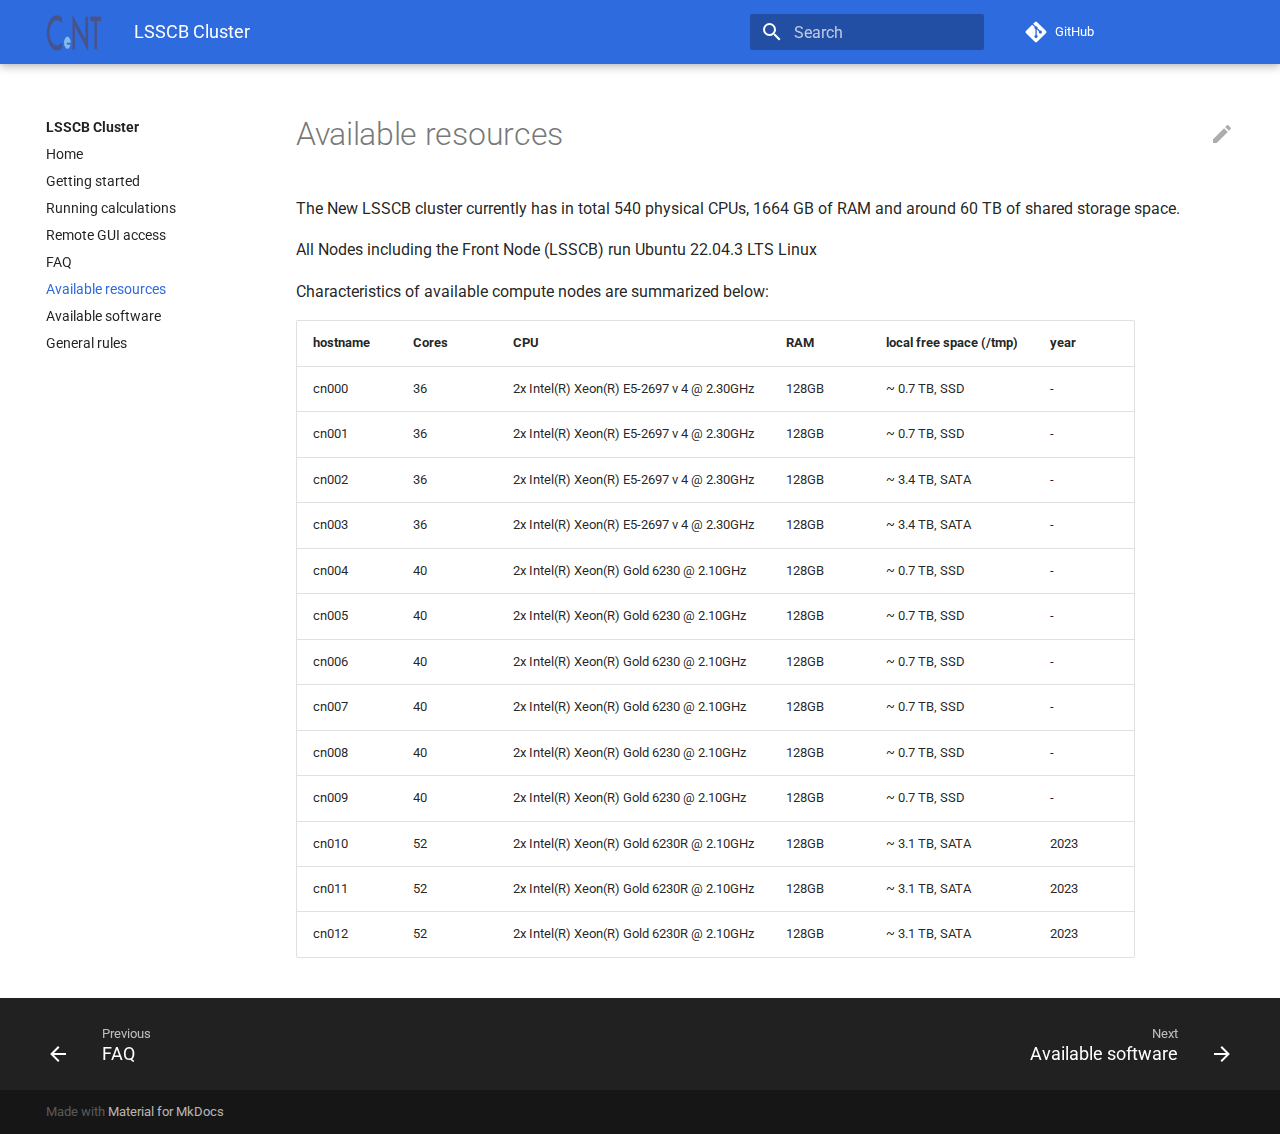
<file: resources/index.html>
<!doctype html>
<html lang="en" class="no-js">
  <head>
    
      <meta charset="utf-8">
      <meta name="viewport" content="width=device-width,initial-scale=1">
      
      
      
        <meta name="author" content="Paweł Rubach">
      
      
      <link rel="icon" href="../img/favicon.ico">
      <meta name="generator" content="mkdocs-1.2.3, mkdocs-material-7.3.6">
    
    
      
        <title>Available resources - LSSCB Cluster</title>
      
    
    
      <link rel="stylesheet" href="../assets/stylesheets/main.a57b2b03.min.css">
      
        
        <link rel="stylesheet" href="../assets/stylesheets/palette.3f5d1f46.min.css">
        
      
    
    
    
      
        
        <link rel="preconnect" href="https://fonts.gstatic.com" crossorigin>
        <link rel="stylesheet" href="https://fonts.googleapis.com/css?family=Roboto:300,400,400i,700%7CRoboto+Mono&display=fallback">
        <style>:root{--md-text-font-family:"Roboto";--md-code-font-family:"Roboto Mono"}</style>
      
    
    
    
      <link rel="stylesheet" href="../stylesheets/extra.css">
    
    
      


    
    
  </head>
  
  
    
    
    
    
    
    <body dir="ltr" data-md-color-scheme="" data-md-color-primary="none" data-md-color-accent="none">
  
    
    <script>function __prefix(e){return new URL("..",location).pathname+"."+e}function __get(e,t=localStorage){return JSON.parse(t.getItem(__prefix(e)))}</script>
    
    <input class="md-toggle" data-md-toggle="drawer" type="checkbox" id="__drawer" autocomplete="off">
    <input class="md-toggle" data-md-toggle="search" type="checkbox" id="__search" autocomplete="off">
    <label class="md-overlay" for="__drawer"></label>
    <div data-md-component="skip">
      
    </div>
    <div data-md-component="announce">
      
    </div>
    
      

<header class="md-header" data-md-component="header">
  <nav class="md-header__inner md-grid" aria-label="Header">
    <a href=".." title="LSSCB Cluster" class="md-header__button md-logo" aria-label="LSSCB Cluster" data-md-component="logo">
      
  <img src="../img/logo.png" alt="logo">

    </a>
    <label class="md-header__button md-icon" for="__drawer">
      <svg xmlns="http://www.w3.org/2000/svg" viewBox="0 0 24 24"><path d="M3 6h18v2H3V6m0 5h18v2H3v-2m0 5h18v2H3v-2z"/></svg>
    </label>
    <div class="md-header__title" data-md-component="header-title">
      <div class="md-header__ellipsis">
        <div class="md-header__topic">
          <span class="md-ellipsis">
            LSSCB Cluster
          </span>
        </div>
        <div class="md-header__topic" data-md-component="header-topic">
          <span class="md-ellipsis">
            
              Available resources
            
          </span>
        </div>
      </div>
    </div>
    
    
    
      <label class="md-header__button md-icon" for="__search">
        <svg xmlns="http://www.w3.org/2000/svg" viewBox="0 0 24 24"><path d="M9.5 3A6.5 6.5 0 0 1 16 9.5c0 1.61-.59 3.09-1.56 4.23l.27.27h.79l5 5-1.5 1.5-5-5v-.79l-.27-.27A6.516 6.516 0 0 1 9.5 16 6.5 6.5 0 0 1 3 9.5 6.5 6.5 0 0 1 9.5 3m0 2C7 5 5 7 5 9.5S7 14 9.5 14 14 12 14 9.5 12 5 9.5 5z"/></svg>
      </label>
      
<div class="md-search" data-md-component="search" role="dialog">
  <label class="md-search__overlay" for="__search"></label>
  <div class="md-search__inner" role="search">
    <form class="md-search__form" name="search">
      <input type="text" class="md-search__input" name="query" aria-label="Search" placeholder="Search" autocapitalize="off" autocorrect="off" autocomplete="off" spellcheck="false" data-md-component="search-query" required>
      <label class="md-search__icon md-icon" for="__search">
        <svg xmlns="http://www.w3.org/2000/svg" viewBox="0 0 24 24"><path d="M9.5 3A6.5 6.5 0 0 1 16 9.5c0 1.61-.59 3.09-1.56 4.23l.27.27h.79l5 5-1.5 1.5-5-5v-.79l-.27-.27A6.516 6.516 0 0 1 9.5 16 6.5 6.5 0 0 1 3 9.5 6.5 6.5 0 0 1 9.5 3m0 2C7 5 5 7 5 9.5S7 14 9.5 14 14 12 14 9.5 12 5 9.5 5z"/></svg>
        <svg xmlns="http://www.w3.org/2000/svg" viewBox="0 0 24 24"><path d="M20 11v2H8l5.5 5.5-1.42 1.42L4.16 12l7.92-7.92L13.5 5.5 8 11h12z"/></svg>
      </label>
      <nav class="md-search__options" aria-label="Search">
        
        <button type="reset" class="md-search__icon md-icon" aria-label="Clear" tabindex="-1">
          <svg xmlns="http://www.w3.org/2000/svg" viewBox="0 0 24 24"><path d="M19 6.41 17.59 5 12 10.59 6.41 5 5 6.41 10.59 12 5 17.59 6.41 19 12 13.41 17.59 19 19 17.59 13.41 12 19 6.41z"/></svg>
        </button>
      </nav>
      
    </form>
    <div class="md-search__output">
      <div class="md-search__scrollwrap" data-md-scrollfix>
        <div class="md-search-result" data-md-component="search-result">
          <div class="md-search-result__meta">
            Initializing search
          </div>
          <ol class="md-search-result__list"></ol>
        </div>
      </div>
    </div>
  </div>
</div>
    
    
      <div class="md-header__source">
        
<a href="https://github.com/prubach/chembio/" title="Go to repository" class="md-source" data-md-component="source">
  <div class="md-source__icon md-icon">
    
    <svg xmlns="http://www.w3.org/2000/svg" viewBox="0 0 448 512"><path d="M439.55 236.05 244 40.45a28.87 28.87 0 0 0-40.81 0l-40.66 40.63 51.52 51.52c27.06-9.14 52.68 16.77 43.39 43.68l49.66 49.66c34.23-11.8 61.18 31 35.47 56.69-26.49 26.49-70.21-2.87-56-37.34L240.22 199v121.85c25.3 12.54 22.26 41.85 9.08 55a34.34 34.34 0 0 1-48.55 0c-17.57-17.6-11.07-46.91 11.25-56v-123c-20.8-8.51-24.6-30.74-18.64-45L142.57 101 8.45 235.14a28.86 28.86 0 0 0 0 40.81l195.61 195.6a28.86 28.86 0 0 0 40.8 0l194.69-194.69a28.86 28.86 0 0 0 0-40.81z"/></svg>
  </div>
  <div class="md-source__repository">
    GitHub
  </div>
</a>
      </div>
    
  </nav>
  
</header>
    
    <div class="md-container" data-md-component="container">
      
      
        
          
        
      
      <main class="md-main" data-md-component="main">
        <div class="md-main__inner md-grid">
          
            
              
              <div class="md-sidebar md-sidebar--primary" data-md-component="sidebar" data-md-type="navigation" >
                <div class="md-sidebar__scrollwrap">
                  <div class="md-sidebar__inner">
                    


<nav class="md-nav md-nav--primary" aria-label="Navigation" data-md-level="0">
  <label class="md-nav__title" for="__drawer">
    <a href=".." title="LSSCB Cluster" class="md-nav__button md-logo" aria-label="LSSCB Cluster" data-md-component="logo">
      
  <img src="../img/logo.png" alt="logo">

    </a>
    LSSCB Cluster
  </label>
  
    <div class="md-nav__source">
      
<a href="https://github.com/prubach/chembio/" title="Go to repository" class="md-source" data-md-component="source">
  <div class="md-source__icon md-icon">
    
    <svg xmlns="http://www.w3.org/2000/svg" viewBox="0 0 448 512"><path d="M439.55 236.05 244 40.45a28.87 28.87 0 0 0-40.81 0l-40.66 40.63 51.52 51.52c27.06-9.14 52.68 16.77 43.39 43.68l49.66 49.66c34.23-11.8 61.18 31 35.47 56.69-26.49 26.49-70.21-2.87-56-37.34L240.22 199v121.85c25.3 12.54 22.26 41.85 9.08 55a34.34 34.34 0 0 1-48.55 0c-17.57-17.6-11.07-46.91 11.25-56v-123c-20.8-8.51-24.6-30.74-18.64-45L142.57 101 8.45 235.14a28.86 28.86 0 0 0 0 40.81l195.61 195.6a28.86 28.86 0 0 0 40.8 0l194.69-194.69a28.86 28.86 0 0 0 0-40.81z"/></svg>
  </div>
  <div class="md-source__repository">
    GitHub
  </div>
</a>
    </div>
  
  <ul class="md-nav__list" data-md-scrollfix>
    
      
      
      

  
  
  
    <li class="md-nav__item">
      <a href=".." class="md-nav__link">
        Home
      </a>
    </li>
  

    
      
      
      

  
  
  
    <li class="md-nav__item">
      <a href="../first_steps/" class="md-nav__link">
        Getting started
      </a>
    </li>
  

    
      
      
      

  
  
  
    <li class="md-nav__item">
      <a href="../running_jobs/" class="md-nav__link">
        Running calculations
      </a>
    </li>
  

    
      
      
      

  
  
  
    <li class="md-nav__item">
      <a href="../remote_graphics/" class="md-nav__link">
        Remote GUI access
      </a>
    </li>
  

    
      
      
      

  
  
  
    <li class="md-nav__item">
      <a href="../faq/" class="md-nav__link">
        FAQ
      </a>
    </li>
  

    
      
      
      

  
  
    
  
  
    <li class="md-nav__item md-nav__item--active">
      
      <input class="md-nav__toggle md-toggle" data-md-toggle="toc" type="checkbox" id="__toc">
      
      
      
      <a href="./" class="md-nav__link md-nav__link--active">
        Available resources
      </a>
      
    </li>
  

    
      
      
      

  
  
  
    <li class="md-nav__item">
      <a href="../software/" class="md-nav__link">
        Available software
      </a>
    </li>
  

    
      
      
      

  
  
  
    <li class="md-nav__item">
      <a href="../rules/" class="md-nav__link">
        General rules
      </a>
    </li>
  

    
  </ul>
</nav>
                  </div>
                </div>
              </div>
            
            
          
          <div class="md-content" data-md-component="content">
            <article class="md-content__inner md-typeset">
              
                
                  <a href="https://github.com/prubach/chembio/edit/master/docs/resources.md" title="Edit this page" class="md-content__button md-icon">
                    <svg xmlns="http://www.w3.org/2000/svg" viewBox="0 0 24 24"><path d="M20.71 7.04c.39-.39.39-1.04 0-1.41l-2.34-2.34c-.37-.39-1.02-.39-1.41 0l-1.84 1.83 3.75 3.75M3 17.25V21h3.75L17.81 9.93l-3.75-3.75L3 17.25z"/></svg>
                  </a>
                
                
                  <h1>Available resources</h1>
                
                <p>The New LSSCB cluster currently has in total 540 physical CPUs, 1664 GB of RAM and around 60 TB of shared storage space.</p>
<p>All Nodes including the Front Node (LSSCB) run Ubuntu 22.04.3 LTS Linux</p>
<p>Characteristics of available compute nodes are summarized below:</p>
<table>
<thead>
<tr>
<th>hostname</th>
<th>Cores</th>
<th>CPU</th>
<th>RAM</th>
<th>local free space (/tmp)</th>
<th>year</th>
</tr>
</thead>
<tbody>
<tr>
<td>cn000</td>
<td>36</td>
<td>2x Intel(R) Xeon(R) E5-2697 v 4 @ 2.30GHz</td>
<td>128GB</td>
<td>~ 0.7 TB, SSD</td>
<td>-</td>
</tr>
<tr>
<td>cn001</td>
<td>36</td>
<td>2x Intel(R) Xeon(R) E5-2697 v 4 @ 2.30GHz</td>
<td>128GB</td>
<td>~ 0.7 TB, SSD</td>
<td>-</td>
</tr>
<tr>
<td>cn002</td>
<td>36</td>
<td>2x Intel(R) Xeon(R) E5-2697 v 4 @ 2.30GHz</td>
<td>128GB</td>
<td>~ 3.4 TB, SATA</td>
<td>-</td>
</tr>
<tr>
<td>cn003</td>
<td>36</td>
<td>2x Intel(R) Xeon(R) E5-2697 v 4 @ 2.30GHz</td>
<td>128GB</td>
<td>~ 3.4 TB, SATA</td>
<td>-</td>
</tr>
<tr>
<td>cn004</td>
<td>40</td>
<td>2x Intel(R) Xeon(R) Gold 6230 @ 2.10GHz</td>
<td>128GB</td>
<td>~ 0.7 TB, SSD</td>
<td>-</td>
</tr>
<tr>
<td>cn005</td>
<td>40</td>
<td>2x Intel(R) Xeon(R) Gold 6230 @ 2.10GHz</td>
<td>128GB</td>
<td>~ 0.7 TB, SSD</td>
<td>-</td>
</tr>
<tr>
<td>cn006</td>
<td>40</td>
<td>2x Intel(R) Xeon(R) Gold 6230 @ 2.10GHz</td>
<td>128GB</td>
<td>~ 0.7 TB, SSD</td>
<td>-</td>
</tr>
<tr>
<td>cn007</td>
<td>40</td>
<td>2x Intel(R) Xeon(R) Gold 6230 @ 2.10GHz</td>
<td>128GB</td>
<td>~ 0.7 TB, SSD</td>
<td>-</td>
</tr>
<tr>
<td>cn008</td>
<td>40</td>
<td>2x Intel(R) Xeon(R) Gold 6230 @ 2.10GHz</td>
<td>128GB</td>
<td>~ 0.7 TB, SSD</td>
<td>-</td>
</tr>
<tr>
<td>cn009</td>
<td>40</td>
<td>2x Intel(R) Xeon(R) Gold 6230 @ 2.10GHz</td>
<td>128GB</td>
<td>~ 0.7 TB, SSD</td>
<td>-</td>
</tr>
<tr>
<td>cn010</td>
<td>52</td>
<td>2x Intel(R) Xeon(R) Gold 6230R @ 2.10GHz</td>
<td>128GB</td>
<td>~ 3.1 TB, SATA</td>
<td>2023</td>
</tr>
<tr>
<td>cn011</td>
<td>52</td>
<td>2x Intel(R) Xeon(R) Gold 6230R @ 2.10GHz</td>
<td>128GB</td>
<td>~ 3.1 TB, SATA</td>
<td>2023</td>
</tr>
<tr>
<td>cn012</td>
<td>52</td>
<td>2x Intel(R) Xeon(R) Gold 6230R @ 2.10GHz</td>
<td>128GB</td>
<td>~ 3.1 TB, SATA</td>
<td>2023</td>
</tr>
</tbody>
</table>
                
              
              
                


              
            </article>
          </div>
        </div>
        
      </main>
      
        
<footer class="md-footer">
  
    <nav class="md-footer__inner md-grid" aria-label="Footer">
      
        
        <a href="../faq/" class="md-footer__link md-footer__link--prev" aria-label="Previous: FAQ" rel="prev">
          <div class="md-footer__button md-icon">
            <svg xmlns="http://www.w3.org/2000/svg" viewBox="0 0 24 24"><path d="M20 11v2H8l5.5 5.5-1.42 1.42L4.16 12l7.92-7.92L13.5 5.5 8 11h12z"/></svg>
          </div>
          <div class="md-footer__title">
            <div class="md-ellipsis">
              <span class="md-footer__direction">
                Previous
              </span>
              FAQ
            </div>
          </div>
        </a>
      
      
        
        <a href="../software/" class="md-footer__link md-footer__link--next" aria-label="Next: Available software" rel="next">
          <div class="md-footer__title">
            <div class="md-ellipsis">
              <span class="md-footer__direction">
                Next
              </span>
              Available software
            </div>
          </div>
          <div class="md-footer__button md-icon">
            <svg xmlns="http://www.w3.org/2000/svg" viewBox="0 0 24 24"><path d="M4 11v2h12l-5.5 5.5 1.42 1.42L19.84 12l-7.92-7.92L10.5 5.5 16 11H4z"/></svg>
          </div>
        </a>
      
    </nav>
  
  <div class="md-footer-meta md-typeset">
    <div class="md-footer-meta__inner md-grid">
      <div class="md-footer-copyright">
        
        
          Made with
          <a href="https://squidfunk.github.io/mkdocs-material/" target="_blank" rel="noopener">
            Material for MkDocs
          </a>
        
        
      </div>
      
    </div>
  </div>
</footer>
      
    </div>
    <div class="md-dialog" data-md-component="dialog">
      <div class="md-dialog__inner md-typeset"></div>
    </div>
    <script id="__config" type="application/json">{"base": "..", "features": [], "translations": {"clipboard.copy": "Copy to clipboard", "clipboard.copied": "Copied to clipboard", "search.config.lang": "en", "search.config.pipeline": "trimmer, stopWordFilter", "search.config.separator": "[\\s\\-]+", "search.placeholder": "Search", "search.result.placeholder": "Type to start searching", "search.result.none": "No matching documents", "search.result.one": "1 matching document", "search.result.other": "# matching documents", "search.result.more.one": "1 more on this page", "search.result.more.other": "# more on this page", "search.result.term.missing": "Missing", "select.version.title": "Select version"}, "search": "../assets/javascripts/workers/search.fcfe8b6d.min.js", "version": null}</script>
    
    
      <script src="../assets/javascripts/bundle.b1047164.min.js"></script>
      
    
  </body>
</html>
</file>
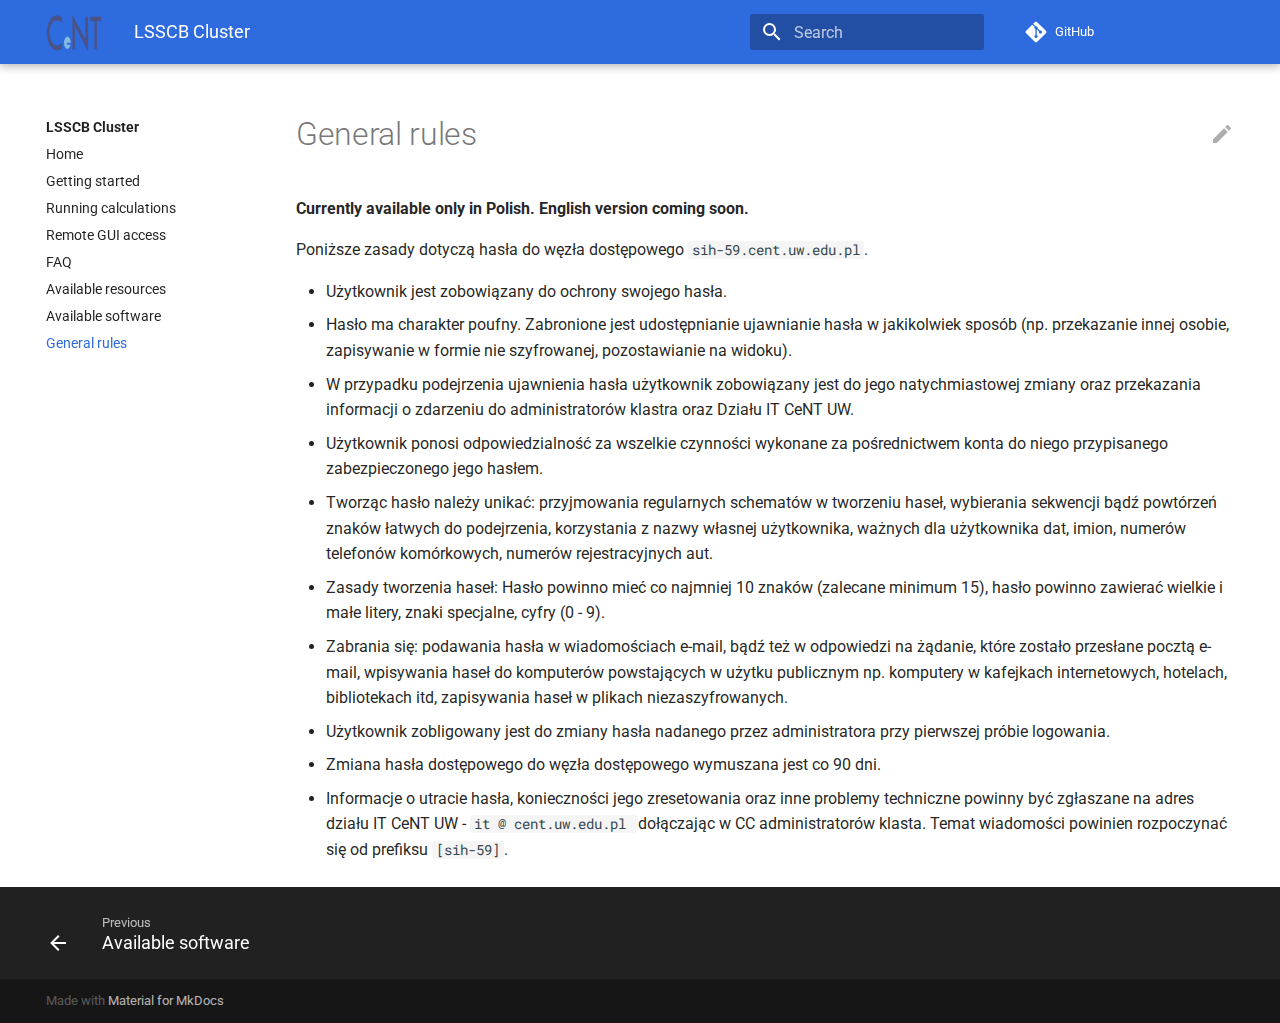
<file: rules/index.html>
<!doctype html>
<html lang="en" class="no-js">
  <head>
    
      <meta charset="utf-8">
      <meta name="viewport" content="width=device-width,initial-scale=1">
      
      
      
        <meta name="author" content="Paweł Rubach">
      
      
      <link rel="icon" href="../img/favicon.ico">
      <meta name="generator" content="mkdocs-1.2.3, mkdocs-material-7.3.6">
    
    
      
        <title>General rules - LSSCB Cluster</title>
      
    
    
      <link rel="stylesheet" href="../assets/stylesheets/main.a57b2b03.min.css">
      
        
        <link rel="stylesheet" href="../assets/stylesheets/palette.3f5d1f46.min.css">
        
      
    
    
    
      
        
        <link rel="preconnect" href="https://fonts.gstatic.com" crossorigin>
        <link rel="stylesheet" href="https://fonts.googleapis.com/css?family=Roboto:300,400,400i,700%7CRoboto+Mono&display=fallback">
        <style>:root{--md-text-font-family:"Roboto";--md-code-font-family:"Roboto Mono"}</style>
      
    
    
    
      <link rel="stylesheet" href="../stylesheets/extra.css">
    
    
      


    
    
  </head>
  
  
    
    
    
    
    
    <body dir="ltr" data-md-color-scheme="" data-md-color-primary="none" data-md-color-accent="none">
  
    
    <script>function __prefix(e){return new URL("..",location).pathname+"."+e}function __get(e,t=localStorage){return JSON.parse(t.getItem(__prefix(e)))}</script>
    
    <input class="md-toggle" data-md-toggle="drawer" type="checkbox" id="__drawer" autocomplete="off">
    <input class="md-toggle" data-md-toggle="search" type="checkbox" id="__search" autocomplete="off">
    <label class="md-overlay" for="__drawer"></label>
    <div data-md-component="skip">
      
    </div>
    <div data-md-component="announce">
      
    </div>
    
      

<header class="md-header" data-md-component="header">
  <nav class="md-header__inner md-grid" aria-label="Header">
    <a href=".." title="LSSCB Cluster" class="md-header__button md-logo" aria-label="LSSCB Cluster" data-md-component="logo">
      
  <img src="../img/logo.png" alt="logo">

    </a>
    <label class="md-header__button md-icon" for="__drawer">
      <svg xmlns="http://www.w3.org/2000/svg" viewBox="0 0 24 24"><path d="M3 6h18v2H3V6m0 5h18v2H3v-2m0 5h18v2H3v-2z"/></svg>
    </label>
    <div class="md-header__title" data-md-component="header-title">
      <div class="md-header__ellipsis">
        <div class="md-header__topic">
          <span class="md-ellipsis">
            LSSCB Cluster
          </span>
        </div>
        <div class="md-header__topic" data-md-component="header-topic">
          <span class="md-ellipsis">
            
              General rules
            
          </span>
        </div>
      </div>
    </div>
    
    
    
      <label class="md-header__button md-icon" for="__search">
        <svg xmlns="http://www.w3.org/2000/svg" viewBox="0 0 24 24"><path d="M9.5 3A6.5 6.5 0 0 1 16 9.5c0 1.61-.59 3.09-1.56 4.23l.27.27h.79l5 5-1.5 1.5-5-5v-.79l-.27-.27A6.516 6.516 0 0 1 9.5 16 6.5 6.5 0 0 1 3 9.5 6.5 6.5 0 0 1 9.5 3m0 2C7 5 5 7 5 9.5S7 14 9.5 14 14 12 14 9.5 12 5 9.5 5z"/></svg>
      </label>
      
<div class="md-search" data-md-component="search" role="dialog">
  <label class="md-search__overlay" for="__search"></label>
  <div class="md-search__inner" role="search">
    <form class="md-search__form" name="search">
      <input type="text" class="md-search__input" name="query" aria-label="Search" placeholder="Search" autocapitalize="off" autocorrect="off" autocomplete="off" spellcheck="false" data-md-component="search-query" required>
      <label class="md-search__icon md-icon" for="__search">
        <svg xmlns="http://www.w3.org/2000/svg" viewBox="0 0 24 24"><path d="M9.5 3A6.5 6.5 0 0 1 16 9.5c0 1.61-.59 3.09-1.56 4.23l.27.27h.79l5 5-1.5 1.5-5-5v-.79l-.27-.27A6.516 6.516 0 0 1 9.5 16 6.5 6.5 0 0 1 3 9.5 6.5 6.5 0 0 1 9.5 3m0 2C7 5 5 7 5 9.5S7 14 9.5 14 14 12 14 9.5 12 5 9.5 5z"/></svg>
        <svg xmlns="http://www.w3.org/2000/svg" viewBox="0 0 24 24"><path d="M20 11v2H8l5.5 5.5-1.42 1.42L4.16 12l7.92-7.92L13.5 5.5 8 11h12z"/></svg>
      </label>
      <nav class="md-search__options" aria-label="Search">
        
        <button type="reset" class="md-search__icon md-icon" aria-label="Clear" tabindex="-1">
          <svg xmlns="http://www.w3.org/2000/svg" viewBox="0 0 24 24"><path d="M19 6.41 17.59 5 12 10.59 6.41 5 5 6.41 10.59 12 5 17.59 6.41 19 12 13.41 17.59 19 19 17.59 13.41 12 19 6.41z"/></svg>
        </button>
      </nav>
      
    </form>
    <div class="md-search__output">
      <div class="md-search__scrollwrap" data-md-scrollfix>
        <div class="md-search-result" data-md-component="search-result">
          <div class="md-search-result__meta">
            Initializing search
          </div>
          <ol class="md-search-result__list"></ol>
        </div>
      </div>
    </div>
  </div>
</div>
    
    
      <div class="md-header__source">
        
<a href="https://github.com/prubach/chembio/" title="Go to repository" class="md-source" data-md-component="source">
  <div class="md-source__icon md-icon">
    
    <svg xmlns="http://www.w3.org/2000/svg" viewBox="0 0 448 512"><path d="M439.55 236.05 244 40.45a28.87 28.87 0 0 0-40.81 0l-40.66 40.63 51.52 51.52c27.06-9.14 52.68 16.77 43.39 43.68l49.66 49.66c34.23-11.8 61.18 31 35.47 56.69-26.49 26.49-70.21-2.87-56-37.34L240.22 199v121.85c25.3 12.54 22.26 41.85 9.08 55a34.34 34.34 0 0 1-48.55 0c-17.57-17.6-11.07-46.91 11.25-56v-123c-20.8-8.51-24.6-30.74-18.64-45L142.57 101 8.45 235.14a28.86 28.86 0 0 0 0 40.81l195.61 195.6a28.86 28.86 0 0 0 40.8 0l194.69-194.69a28.86 28.86 0 0 0 0-40.81z"/></svg>
  </div>
  <div class="md-source__repository">
    GitHub
  </div>
</a>
      </div>
    
  </nav>
  
</header>
    
    <div class="md-container" data-md-component="container">
      
      
        
          
        
      
      <main class="md-main" data-md-component="main">
        <div class="md-main__inner md-grid">
          
            
              
              <div class="md-sidebar md-sidebar--primary" data-md-component="sidebar" data-md-type="navigation" >
                <div class="md-sidebar__scrollwrap">
                  <div class="md-sidebar__inner">
                    


<nav class="md-nav md-nav--primary" aria-label="Navigation" data-md-level="0">
  <label class="md-nav__title" for="__drawer">
    <a href=".." title="LSSCB Cluster" class="md-nav__button md-logo" aria-label="LSSCB Cluster" data-md-component="logo">
      
  <img src="../img/logo.png" alt="logo">

    </a>
    LSSCB Cluster
  </label>
  
    <div class="md-nav__source">
      
<a href="https://github.com/prubach/chembio/" title="Go to repository" class="md-source" data-md-component="source">
  <div class="md-source__icon md-icon">
    
    <svg xmlns="http://www.w3.org/2000/svg" viewBox="0 0 448 512"><path d="M439.55 236.05 244 40.45a28.87 28.87 0 0 0-40.81 0l-40.66 40.63 51.52 51.52c27.06-9.14 52.68 16.77 43.39 43.68l49.66 49.66c34.23-11.8 61.18 31 35.47 56.69-26.49 26.49-70.21-2.87-56-37.34L240.22 199v121.85c25.3 12.54 22.26 41.85 9.08 55a34.34 34.34 0 0 1-48.55 0c-17.57-17.6-11.07-46.91 11.25-56v-123c-20.8-8.51-24.6-30.74-18.64-45L142.57 101 8.45 235.14a28.86 28.86 0 0 0 0 40.81l195.61 195.6a28.86 28.86 0 0 0 40.8 0l194.69-194.69a28.86 28.86 0 0 0 0-40.81z"/></svg>
  </div>
  <div class="md-source__repository">
    GitHub
  </div>
</a>
    </div>
  
  <ul class="md-nav__list" data-md-scrollfix>
    
      
      
      

  
  
  
    <li class="md-nav__item">
      <a href=".." class="md-nav__link">
        Home
      </a>
    </li>
  

    
      
      
      

  
  
  
    <li class="md-nav__item">
      <a href="../first_steps/" class="md-nav__link">
        Getting started
      </a>
    </li>
  

    
      
      
      

  
  
  
    <li class="md-nav__item">
      <a href="../running_jobs/" class="md-nav__link">
        Running calculations
      </a>
    </li>
  

    
      
      
      

  
  
  
    <li class="md-nav__item">
      <a href="../remote_graphics/" class="md-nav__link">
        Remote GUI access
      </a>
    </li>
  

    
      
      
      

  
  
  
    <li class="md-nav__item">
      <a href="../faq/" class="md-nav__link">
        FAQ
      </a>
    </li>
  

    
      
      
      

  
  
  
    <li class="md-nav__item">
      <a href="../resources/" class="md-nav__link">
        Available resources
      </a>
    </li>
  

    
      
      
      

  
  
  
    <li class="md-nav__item">
      <a href="../software/" class="md-nav__link">
        Available software
      </a>
    </li>
  

    
      
      
      

  
  
    
  
  
    <li class="md-nav__item md-nav__item--active">
      
      <input class="md-nav__toggle md-toggle" data-md-toggle="toc" type="checkbox" id="__toc">
      
      
      
      <a href="./" class="md-nav__link md-nav__link--active">
        General rules
      </a>
      
    </li>
  

    
  </ul>
</nav>
                  </div>
                </div>
              </div>
            
            
          
          <div class="md-content" data-md-component="content">
            <article class="md-content__inner md-typeset">
              
                
                  <a href="https://github.com/prubach/chembio/edit/master/docs/rules.md" title="Edit this page" class="md-content__button md-icon">
                    <svg xmlns="http://www.w3.org/2000/svg" viewBox="0 0 24 24"><path d="M20.71 7.04c.39-.39.39-1.04 0-1.41l-2.34-2.34c-.37-.39-1.02-.39-1.41 0l-1.84 1.83 3.75 3.75M3 17.25V21h3.75L17.81 9.93l-3.75-3.75L3 17.25z"/></svg>
                  </a>
                
                
                  <h1>General rules</h1>
                
                <p><strong> Currently available only in Polish. English version coming soon. </strong></p>
<p>Poniższe zasady dotyczą hasła do węzła dostępowego <code>sih-59.cent.uw.edu.pl</code>.</p>
<ul>
<li>Użytkownik jest zobowiązany do ochrony swojego hasła.</li>
<li>Hasło ma charakter poufny. Zabronione jest udostępnianie ujawnianie hasła w jakikolwiek sposób (np. przekazanie innej osobie, zapisywanie w formie nie szyfrowanej, pozostawianie na widoku).</li>
<li>W przypadku podejrzenia ujawnienia hasła użytkownik zobowiązany jest do jego natychmiastowej zmiany oraz przekazania informacji o zdarzeniu do administratorów klastra oraz Działu IT CeNT UW.</li>
<li>Użytkownik ponosi odpowiedzialność za wszelkie czynności wykonane za pośrednictwem konta do niego przypisanego zabezpieczonego jego hasłem.</li>
<li>Tworząc hasło należy unikać: przyjmowania regularnych schematów w tworzeniu haseł, wybierania sekwencji bądź powtórzeń znaków łatwych do podejrzenia, korzystania z nazwy własnej użytkownika, ważnych dla użytkownika dat, imion, numerów telefonów komórkowych, numerów rejestracyjnych aut.</li>
<li>Zasady tworzenia haseł: Hasło powinno mieć co najmniej 10 znaków (zalecane minimum 15), hasło powinno zawierać wielkie i małe litery, znaki specjalne, cyfry (0 - 9).</li>
<li>Zabrania się: podawania hasła w wiadomościach e-mail, bądź też w odpowiedzi na żądanie, które zostało przesłane pocztą e-mail, wpisywania haseł do komputerów powstających w użytku publicznym np. komputery w kafejkach internetowych, hotelach, bibliotekach itd, zapisywania haseł w plikach niezaszyfrowanych.</li>
<li>Użytkownik zobligowany jest do zmiany hasła nadanego przez administratora przy pierwszej próbie logowania.</li>
<li>Zmiana hasła dostępowego do węzła dostępowego wymuszana jest co 90 dni.</li>
<li>Informacje o utracie hasła, konieczności jego zresetowania oraz inne problemy techniczne powinny być zgłaszane na adres działu IT CeNT UW - <code>it @ cent.uw.edu.pl </code> dołączając w CC administratorów klasta. Temat wiadomości powinien rozpoczynać się od prefiksu <code>[sih-59]</code>.</li>
</ul>
                
              
              
                


              
            </article>
          </div>
        </div>
        
      </main>
      
        
<footer class="md-footer">
  
    <nav class="md-footer__inner md-grid" aria-label="Footer">
      
        
        <a href="../software/" class="md-footer__link md-footer__link--prev" aria-label="Previous: Available software" rel="prev">
          <div class="md-footer__button md-icon">
            <svg xmlns="http://www.w3.org/2000/svg" viewBox="0 0 24 24"><path d="M20 11v2H8l5.5 5.5-1.42 1.42L4.16 12l7.92-7.92L13.5 5.5 8 11h12z"/></svg>
          </div>
          <div class="md-footer__title">
            <div class="md-ellipsis">
              <span class="md-footer__direction">
                Previous
              </span>
              Available software
            </div>
          </div>
        </a>
      
      
    </nav>
  
  <div class="md-footer-meta md-typeset">
    <div class="md-footer-meta__inner md-grid">
      <div class="md-footer-copyright">
        
        
          Made with
          <a href="https://squidfunk.github.io/mkdocs-material/" target="_blank" rel="noopener">
            Material for MkDocs
          </a>
        
        
      </div>
      
    </div>
  </div>
</footer>
      
    </div>
    <div class="md-dialog" data-md-component="dialog">
      <div class="md-dialog__inner md-typeset"></div>
    </div>
    <script id="__config" type="application/json">{"base": "..", "features": [], "translations": {"clipboard.copy": "Copy to clipboard", "clipboard.copied": "Copied to clipboard", "search.config.lang": "en", "search.config.pipeline": "trimmer, stopWordFilter", "search.config.separator": "[\\s\\-]+", "search.placeholder": "Search", "search.result.placeholder": "Type to start searching", "search.result.none": "No matching documents", "search.result.one": "1 matching document", "search.result.other": "# matching documents", "search.result.more.one": "1 more on this page", "search.result.more.other": "# more on this page", "search.result.term.missing": "Missing", "select.version.title": "Select version"}, "search": "../assets/javascripts/workers/search.fcfe8b6d.min.js", "version": null}</script>
    
    
      <script src="../assets/javascripts/bundle.b1047164.min.js"></script>
      
    
  </body>
</html>
</file>
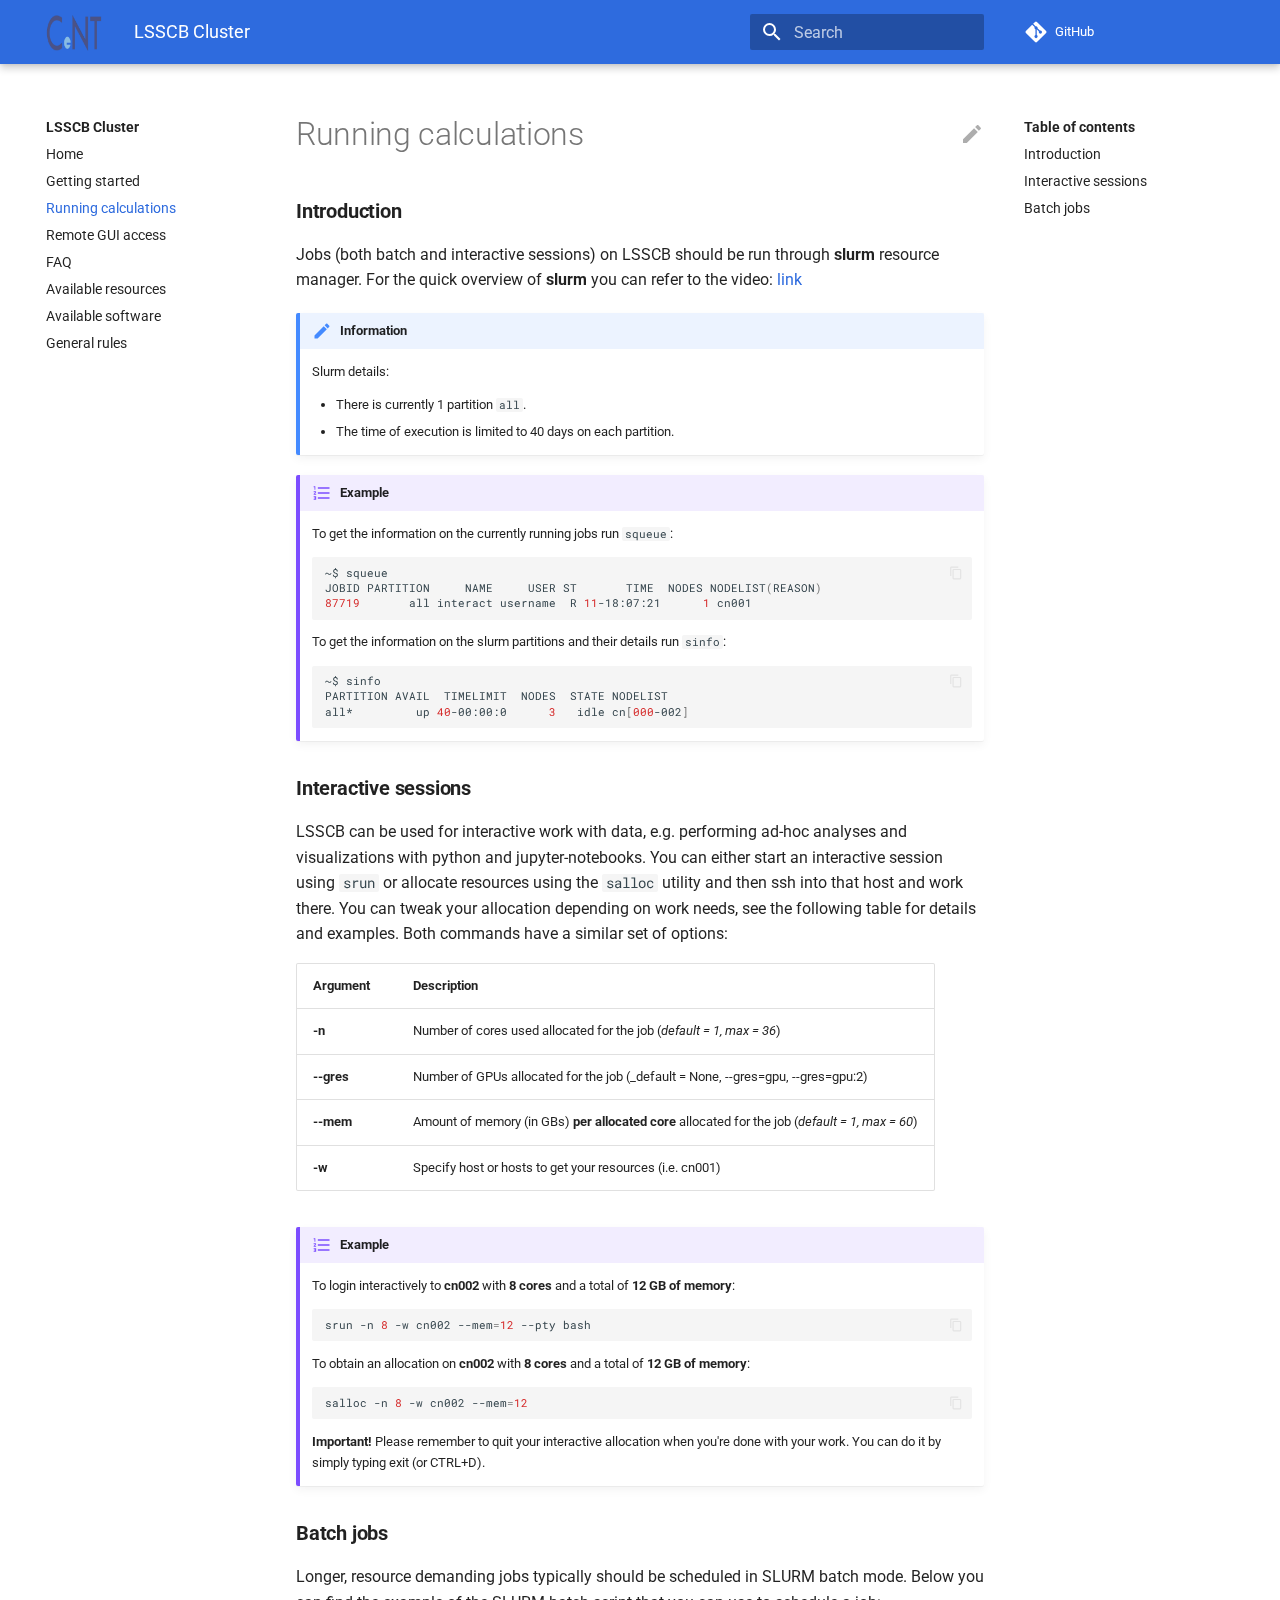
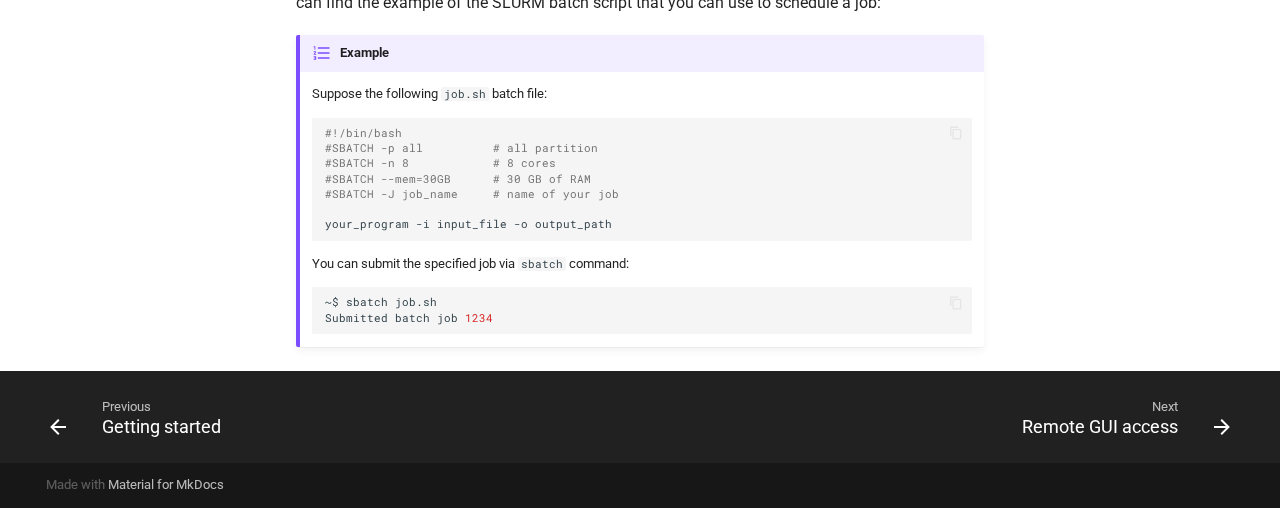
<file: running_jobs/index.html>
<!doctype html>
<html lang="en" class="no-js">
  <head>
    
      <meta charset="utf-8">
      <meta name="viewport" content="width=device-width,initial-scale=1">
      
      
      
        <meta name="author" content="Paweł Rubach">
      
      
      <link rel="icon" href="../img/favicon.ico">
      <meta name="generator" content="mkdocs-1.2.3, mkdocs-material-7.3.6">
    
    
      
        <title>Running calculations - LSSCB Cluster</title>
      
    
    
      <link rel="stylesheet" href="../assets/stylesheets/main.a57b2b03.min.css">
      
        
        <link rel="stylesheet" href="../assets/stylesheets/palette.3f5d1f46.min.css">
        
      
    
    
    
      
        
        <link rel="preconnect" href="https://fonts.gstatic.com" crossorigin>
        <link rel="stylesheet" href="https://fonts.googleapis.com/css?family=Roboto:300,400,400i,700%7CRoboto+Mono&display=fallback">
        <style>:root{--md-text-font-family:"Roboto";--md-code-font-family:"Roboto Mono"}</style>
      
    
    
    
      <link rel="stylesheet" href="../stylesheets/extra.css">
    
    
      


    
    
  </head>
  
  
    
    
    
    
    
    <body dir="ltr" data-md-color-scheme="" data-md-color-primary="none" data-md-color-accent="none">
  
    
    <script>function __prefix(e){return new URL("..",location).pathname+"."+e}function __get(e,t=localStorage){return JSON.parse(t.getItem(__prefix(e)))}</script>
    
    <input class="md-toggle" data-md-toggle="drawer" type="checkbox" id="__drawer" autocomplete="off">
    <input class="md-toggle" data-md-toggle="search" type="checkbox" id="__search" autocomplete="off">
    <label class="md-overlay" for="__drawer"></label>
    <div data-md-component="skip">
      
        
        <a href="#introduction" class="md-skip">
          Skip to content
        </a>
      
    </div>
    <div data-md-component="announce">
      
    </div>
    
      

<header class="md-header" data-md-component="header">
  <nav class="md-header__inner md-grid" aria-label="Header">
    <a href=".." title="LSSCB Cluster" class="md-header__button md-logo" aria-label="LSSCB Cluster" data-md-component="logo">
      
  <img src="../img/logo.png" alt="logo">

    </a>
    <label class="md-header__button md-icon" for="__drawer">
      <svg xmlns="http://www.w3.org/2000/svg" viewBox="0 0 24 24"><path d="M3 6h18v2H3V6m0 5h18v2H3v-2m0 5h18v2H3v-2z"/></svg>
    </label>
    <div class="md-header__title" data-md-component="header-title">
      <div class="md-header__ellipsis">
        <div class="md-header__topic">
          <span class="md-ellipsis">
            LSSCB Cluster
          </span>
        </div>
        <div class="md-header__topic" data-md-component="header-topic">
          <span class="md-ellipsis">
            
              Running calculations
            
          </span>
        </div>
      </div>
    </div>
    
    
    
      <label class="md-header__button md-icon" for="__search">
        <svg xmlns="http://www.w3.org/2000/svg" viewBox="0 0 24 24"><path d="M9.5 3A6.5 6.5 0 0 1 16 9.5c0 1.61-.59 3.09-1.56 4.23l.27.27h.79l5 5-1.5 1.5-5-5v-.79l-.27-.27A6.516 6.516 0 0 1 9.5 16 6.5 6.5 0 0 1 3 9.5 6.5 6.5 0 0 1 9.5 3m0 2C7 5 5 7 5 9.5S7 14 9.5 14 14 12 14 9.5 12 5 9.5 5z"/></svg>
      </label>
      
<div class="md-search" data-md-component="search" role="dialog">
  <label class="md-search__overlay" for="__search"></label>
  <div class="md-search__inner" role="search">
    <form class="md-search__form" name="search">
      <input type="text" class="md-search__input" name="query" aria-label="Search" placeholder="Search" autocapitalize="off" autocorrect="off" autocomplete="off" spellcheck="false" data-md-component="search-query" required>
      <label class="md-search__icon md-icon" for="__search">
        <svg xmlns="http://www.w3.org/2000/svg" viewBox="0 0 24 24"><path d="M9.5 3A6.5 6.5 0 0 1 16 9.5c0 1.61-.59 3.09-1.56 4.23l.27.27h.79l5 5-1.5 1.5-5-5v-.79l-.27-.27A6.516 6.516 0 0 1 9.5 16 6.5 6.5 0 0 1 3 9.5 6.5 6.5 0 0 1 9.5 3m0 2C7 5 5 7 5 9.5S7 14 9.5 14 14 12 14 9.5 12 5 9.5 5z"/></svg>
        <svg xmlns="http://www.w3.org/2000/svg" viewBox="0 0 24 24"><path d="M20 11v2H8l5.5 5.5-1.42 1.42L4.16 12l7.92-7.92L13.5 5.5 8 11h12z"/></svg>
      </label>
      <nav class="md-search__options" aria-label="Search">
        
        <button type="reset" class="md-search__icon md-icon" aria-label="Clear" tabindex="-1">
          <svg xmlns="http://www.w3.org/2000/svg" viewBox="0 0 24 24"><path d="M19 6.41 17.59 5 12 10.59 6.41 5 5 6.41 10.59 12 5 17.59 6.41 19 12 13.41 17.59 19 19 17.59 13.41 12 19 6.41z"/></svg>
        </button>
      </nav>
      
    </form>
    <div class="md-search__output">
      <div class="md-search__scrollwrap" data-md-scrollfix>
        <div class="md-search-result" data-md-component="search-result">
          <div class="md-search-result__meta">
            Initializing search
          </div>
          <ol class="md-search-result__list"></ol>
        </div>
      </div>
    </div>
  </div>
</div>
    
    
      <div class="md-header__source">
        
<a href="https://github.com/prubach/chembio/" title="Go to repository" class="md-source" data-md-component="source">
  <div class="md-source__icon md-icon">
    
    <svg xmlns="http://www.w3.org/2000/svg" viewBox="0 0 448 512"><path d="M439.55 236.05 244 40.45a28.87 28.87 0 0 0-40.81 0l-40.66 40.63 51.52 51.52c27.06-9.14 52.68 16.77 43.39 43.68l49.66 49.66c34.23-11.8 61.18 31 35.47 56.69-26.49 26.49-70.21-2.87-56-37.34L240.22 199v121.85c25.3 12.54 22.26 41.85 9.08 55a34.34 34.34 0 0 1-48.55 0c-17.57-17.6-11.07-46.91 11.25-56v-123c-20.8-8.51-24.6-30.74-18.64-45L142.57 101 8.45 235.14a28.86 28.86 0 0 0 0 40.81l195.61 195.6a28.86 28.86 0 0 0 40.8 0l194.69-194.69a28.86 28.86 0 0 0 0-40.81z"/></svg>
  </div>
  <div class="md-source__repository">
    GitHub
  </div>
</a>
      </div>
    
  </nav>
  
</header>
    
    <div class="md-container" data-md-component="container">
      
      
        
          
        
      
      <main class="md-main" data-md-component="main">
        <div class="md-main__inner md-grid">
          
            
              
              <div class="md-sidebar md-sidebar--primary" data-md-component="sidebar" data-md-type="navigation" >
                <div class="md-sidebar__scrollwrap">
                  <div class="md-sidebar__inner">
                    


<nav class="md-nav md-nav--primary" aria-label="Navigation" data-md-level="0">
  <label class="md-nav__title" for="__drawer">
    <a href=".." title="LSSCB Cluster" class="md-nav__button md-logo" aria-label="LSSCB Cluster" data-md-component="logo">
      
  <img src="../img/logo.png" alt="logo">

    </a>
    LSSCB Cluster
  </label>
  
    <div class="md-nav__source">
      
<a href="https://github.com/prubach/chembio/" title="Go to repository" class="md-source" data-md-component="source">
  <div class="md-source__icon md-icon">
    
    <svg xmlns="http://www.w3.org/2000/svg" viewBox="0 0 448 512"><path d="M439.55 236.05 244 40.45a28.87 28.87 0 0 0-40.81 0l-40.66 40.63 51.52 51.52c27.06-9.14 52.68 16.77 43.39 43.68l49.66 49.66c34.23-11.8 61.18 31 35.47 56.69-26.49 26.49-70.21-2.87-56-37.34L240.22 199v121.85c25.3 12.54 22.26 41.85 9.08 55a34.34 34.34 0 0 1-48.55 0c-17.57-17.6-11.07-46.91 11.25-56v-123c-20.8-8.51-24.6-30.74-18.64-45L142.57 101 8.45 235.14a28.86 28.86 0 0 0 0 40.81l195.61 195.6a28.86 28.86 0 0 0 40.8 0l194.69-194.69a28.86 28.86 0 0 0 0-40.81z"/></svg>
  </div>
  <div class="md-source__repository">
    GitHub
  </div>
</a>
    </div>
  
  <ul class="md-nav__list" data-md-scrollfix>
    
      
      
      

  
  
  
    <li class="md-nav__item">
      <a href=".." class="md-nav__link">
        Home
      </a>
    </li>
  

    
      
      
      

  
  
  
    <li class="md-nav__item">
      <a href="../first_steps/" class="md-nav__link">
        Getting started
      </a>
    </li>
  

    
      
      
      

  
  
    
  
  
    <li class="md-nav__item md-nav__item--active">
      
      <input class="md-nav__toggle md-toggle" data-md-toggle="toc" type="checkbox" id="__toc">
      
      
      
        <label class="md-nav__link md-nav__link--active" for="__toc">
          Running calculations
          <span class="md-nav__icon md-icon"></span>
        </label>
      
      <a href="./" class="md-nav__link md-nav__link--active">
        Running calculations
      </a>
      
        


<nav class="md-nav md-nav--secondary" aria-label="Table of contents">
  
  
  
  
    <label class="md-nav__title" for="__toc">
      <span class="md-nav__icon md-icon"></span>
      Table of contents
    </label>
    <ul class="md-nav__list" data-md-component="toc" data-md-scrollfix>
      
        <li class="md-nav__item">
  <a href="#introduction" class="md-nav__link">
    Introduction
  </a>
  
</li>
      
        <li class="md-nav__item">
  <a href="#interactive-sessions" class="md-nav__link">
    Interactive sessions
  </a>
  
</li>
      
        <li class="md-nav__item">
  <a href="#batch-jobs" class="md-nav__link">
    Batch jobs
  </a>
  
</li>
      
    </ul>
  
</nav>
      
    </li>
  

    
      
      
      

  
  
  
    <li class="md-nav__item">
      <a href="../remote_graphics/" class="md-nav__link">
        Remote GUI access
      </a>
    </li>
  

    
      
      
      

  
  
  
    <li class="md-nav__item">
      <a href="../faq/" class="md-nav__link">
        FAQ
      </a>
    </li>
  

    
      
      
      

  
  
  
    <li class="md-nav__item">
      <a href="../resources/" class="md-nav__link">
        Available resources
      </a>
    </li>
  

    
      
      
      

  
  
  
    <li class="md-nav__item">
      <a href="../software/" class="md-nav__link">
        Available software
      </a>
    </li>
  

    
      
      
      

  
  
  
    <li class="md-nav__item">
      <a href="../rules/" class="md-nav__link">
        General rules
      </a>
    </li>
  

    
  </ul>
</nav>
                  </div>
                </div>
              </div>
            
            
              
              <div class="md-sidebar md-sidebar--secondary" data-md-component="sidebar" data-md-type="toc" >
                <div class="md-sidebar__scrollwrap">
                  <div class="md-sidebar__inner">
                    


<nav class="md-nav md-nav--secondary" aria-label="Table of contents">
  
  
  
  
    <label class="md-nav__title" for="__toc">
      <span class="md-nav__icon md-icon"></span>
      Table of contents
    </label>
    <ul class="md-nav__list" data-md-component="toc" data-md-scrollfix>
      
        <li class="md-nav__item">
  <a href="#introduction" class="md-nav__link">
    Introduction
  </a>
  
</li>
      
        <li class="md-nav__item">
  <a href="#interactive-sessions" class="md-nav__link">
    Interactive sessions
  </a>
  
</li>
      
        <li class="md-nav__item">
  <a href="#batch-jobs" class="md-nav__link">
    Batch jobs
  </a>
  
</li>
      
    </ul>
  
</nav>
                  </div>
                </div>
              </div>
            
          
          <div class="md-content" data-md-component="content">
            <article class="md-content__inner md-typeset">
              
                
                  <a href="https://github.com/prubach/chembio/edit/master/docs/running_jobs.md" title="Edit this page" class="md-content__button md-icon">
                    <svg xmlns="http://www.w3.org/2000/svg" viewBox="0 0 24 24"><path d="M20.71 7.04c.39-.39.39-1.04 0-1.41l-2.34-2.34c-.37-.39-1.02-.39-1.41 0l-1.84 1.83 3.75 3.75M3 17.25V21h3.75L17.81 9.93l-3.75-3.75L3 17.25z"/></svg>
                  </a>
                
                
                  <h1>Running calculations</h1>
                
                <h3 id="introduction"><strong>Introduction</strong></h3>
<p>Jobs (both batch and interactive sessions) on LSSCB should be run through <strong>slurm</strong> resource manager.
For the quick overview of <strong>slurm</strong> you can refer to the video: <a href="https://www.youtube.com/watch?v=U42qlYkzP9k&amp;feature=player_embedded">link</a></p>
<div class="admonition information">
<p class="admonition-title">Information</p>
<p>Slurm details:</p>
<ul>
<li>There is currently 1 partition <code>all</code>.</li>
<li>The time of execution is limited to 40 days on each partition.</li>
</ul>
</div>
<div class="admonition example">
<p class="admonition-title">Example</p>
<p>To get the information on the currently running jobs run <code>squeue</code>:
<div class="highlight"><pre><span></span><code>~$ squeue 
JOBID PARTITION     NAME     USER ST       TIME  NODES NODELIST<span class="o">(</span>REASON<span class="o">)</span>
<span class="m">87719</span>       all interact username  R <span class="m">11</span>-18:07:21      <span class="m">1</span> cn001
</code></pre></div>
To get the information on the slurm partitions and their details run <code>sinfo</code>:
<div class="highlight"><pre><span></span><code>~$ sinfo
PARTITION AVAIL  TIMELIMIT  NODES  STATE NODELIST
all*         up <span class="m">40</span>-00:00:0      <span class="m">3</span>   idle cn<span class="o">[</span><span class="m">000</span>-002<span class="o">]</span> 
</code></pre></div></p>
</div>
<h3 id="interactive-sessions"><strong>Interactive sessions</strong></h3>
<p>LSSCB can be used for interactive work with data, e.g. performing ad-hoc analyses and visualizations
with python and jupyter-notebooks. You can either start an interactive session using <code>srun</code> or allocate 
resources using the <code>salloc</code> utility and then ssh into that host and work there.
You can tweak your allocation depending on work needs, see the following table for details and examples.
Both commands have a similar set of options:</p>
<table>
<thead>
<tr>
<th>Argument</th>
<th>Description</th>
</tr>
</thead>
<tbody>
<tr>
<td><strong>-n</strong></td>
<td>Number of cores used allocated for the job (<em>default = 1, max = 36</em>)</td>
</tr>
<tr>
<td><strong>--gres</strong></td>
<td>Number of GPUs allocated for the job (_default = None, --gres=gpu, --gres=gpu:2)</td>
</tr>
<tr>
<td><strong>--mem</strong></td>
<td>Amount of memory (in GBs) <strong>per allocated core</strong> allocated for the job (<em>default = 1, max = 60</em>)</td>
</tr>
<tr>
<td><strong>-w</strong></td>
<td>Specify host or hosts to get your resources (i.e. cn001)</td>
</tr>
</tbody>
</table>
<div class="admonition example">
<p class="admonition-title">Example</p>
<p>To login interactively to <strong>cn002</strong> with <strong>8 cores</strong> and a total of <strong>12 GB of memory</strong>:
<div class="highlight"><pre><span></span><code>srun -n <span class="m">8</span> -w cn002 --mem<span class="o">=</span><span class="m">12</span> --pty bash
</code></pre></div></p>
<p>To obtain an allocation on <strong>cn002</strong> with <strong>8 cores</strong> and a total of <strong>12 GB of memory</strong>:
<div class="highlight"><pre><span></span><code>salloc -n <span class="m">8</span> -w cn002 --mem<span class="o">=</span><span class="m">12</span>
</code></pre></div>
<strong>Important!</strong> Please remember to quit your interactive allocation when you're done with your work. You can do it by simply typing exit (or CTRL+D).</p>
</div>
<h3 id="batch-jobs"><strong>Batch jobs</strong></h3>
<p>Longer, resource demanding jobs typically should be scheduled in SLURM batch mode. Below you can find the example of the
SLURM batch script that you can use to schedule a job:</p>
<div class="admonition example">
<p class="admonition-title">Example</p>
<p>Suppose the following <code>job.sh</code> batch file:
<div class="highlight"><pre><span></span><code><span class="ch">#!/bin/bash</span>
<span class="c1">#SBATCH -p all          # all partition</span>
<span class="c1">#SBATCH -n 8            # 8 cores</span>
<span class="c1">#SBATCH --mem=30GB      # 30 GB of RAM</span>
<span class="c1">#SBATCH -J job_name     # name of your job</span>

your_program -i input_file -o output_path
</code></pre></div>
You can submit the specified job via <code>sbatch</code> command:
<div class="highlight"><pre><span></span><code>~$ sbatch job.sh
Submitted batch job <span class="m">1234</span>
</code></pre></div></p>
</div>
                
              
              
                


              
            </article>
          </div>
        </div>
        
      </main>
      
        
<footer class="md-footer">
  
    <nav class="md-footer__inner md-grid" aria-label="Footer">
      
        
        <a href="../first_steps/" class="md-footer__link md-footer__link--prev" aria-label="Previous: Getting started" rel="prev">
          <div class="md-footer__button md-icon">
            <svg xmlns="http://www.w3.org/2000/svg" viewBox="0 0 24 24"><path d="M20 11v2H8l5.5 5.5-1.42 1.42L4.16 12l7.92-7.92L13.5 5.5 8 11h12z"/></svg>
          </div>
          <div class="md-footer__title">
            <div class="md-ellipsis">
              <span class="md-footer__direction">
                Previous
              </span>
              Getting started
            </div>
          </div>
        </a>
      
      
        
        <a href="../remote_graphics/" class="md-footer__link md-footer__link--next" aria-label="Next: Remote GUI access" rel="next">
          <div class="md-footer__title">
            <div class="md-ellipsis">
              <span class="md-footer__direction">
                Next
              </span>
              Remote GUI access
            </div>
          </div>
          <div class="md-footer__button md-icon">
            <svg xmlns="http://www.w3.org/2000/svg" viewBox="0 0 24 24"><path d="M4 11v2h12l-5.5 5.5 1.42 1.42L19.84 12l-7.92-7.92L10.5 5.5 16 11H4z"/></svg>
          </div>
        </a>
      
    </nav>
  
  <div class="md-footer-meta md-typeset">
    <div class="md-footer-meta__inner md-grid">
      <div class="md-footer-copyright">
        
        
          Made with
          <a href="https://squidfunk.github.io/mkdocs-material/" target="_blank" rel="noopener">
            Material for MkDocs
          </a>
        
        
      </div>
      
    </div>
  </div>
</footer>
      
    </div>
    <div class="md-dialog" data-md-component="dialog">
      <div class="md-dialog__inner md-typeset"></div>
    </div>
    <script id="__config" type="application/json">{"base": "..", "features": [], "translations": {"clipboard.copy": "Copy to clipboard", "clipboard.copied": "Copied to clipboard", "search.config.lang": "en", "search.config.pipeline": "trimmer, stopWordFilter", "search.config.separator": "[\\s\\-]+", "search.placeholder": "Search", "search.result.placeholder": "Type to start searching", "search.result.none": "No matching documents", "search.result.one": "1 matching document", "search.result.other": "# matching documents", "search.result.more.one": "1 more on this page", "search.result.more.other": "# more on this page", "search.result.term.missing": "Missing", "select.version.title": "Select version"}, "search": "../assets/javascripts/workers/search.fcfe8b6d.min.js", "version": null}</script>
    
    
      <script src="../assets/javascripts/bundle.b1047164.min.js"></script>
      
    
  </body>
</html>
</file>
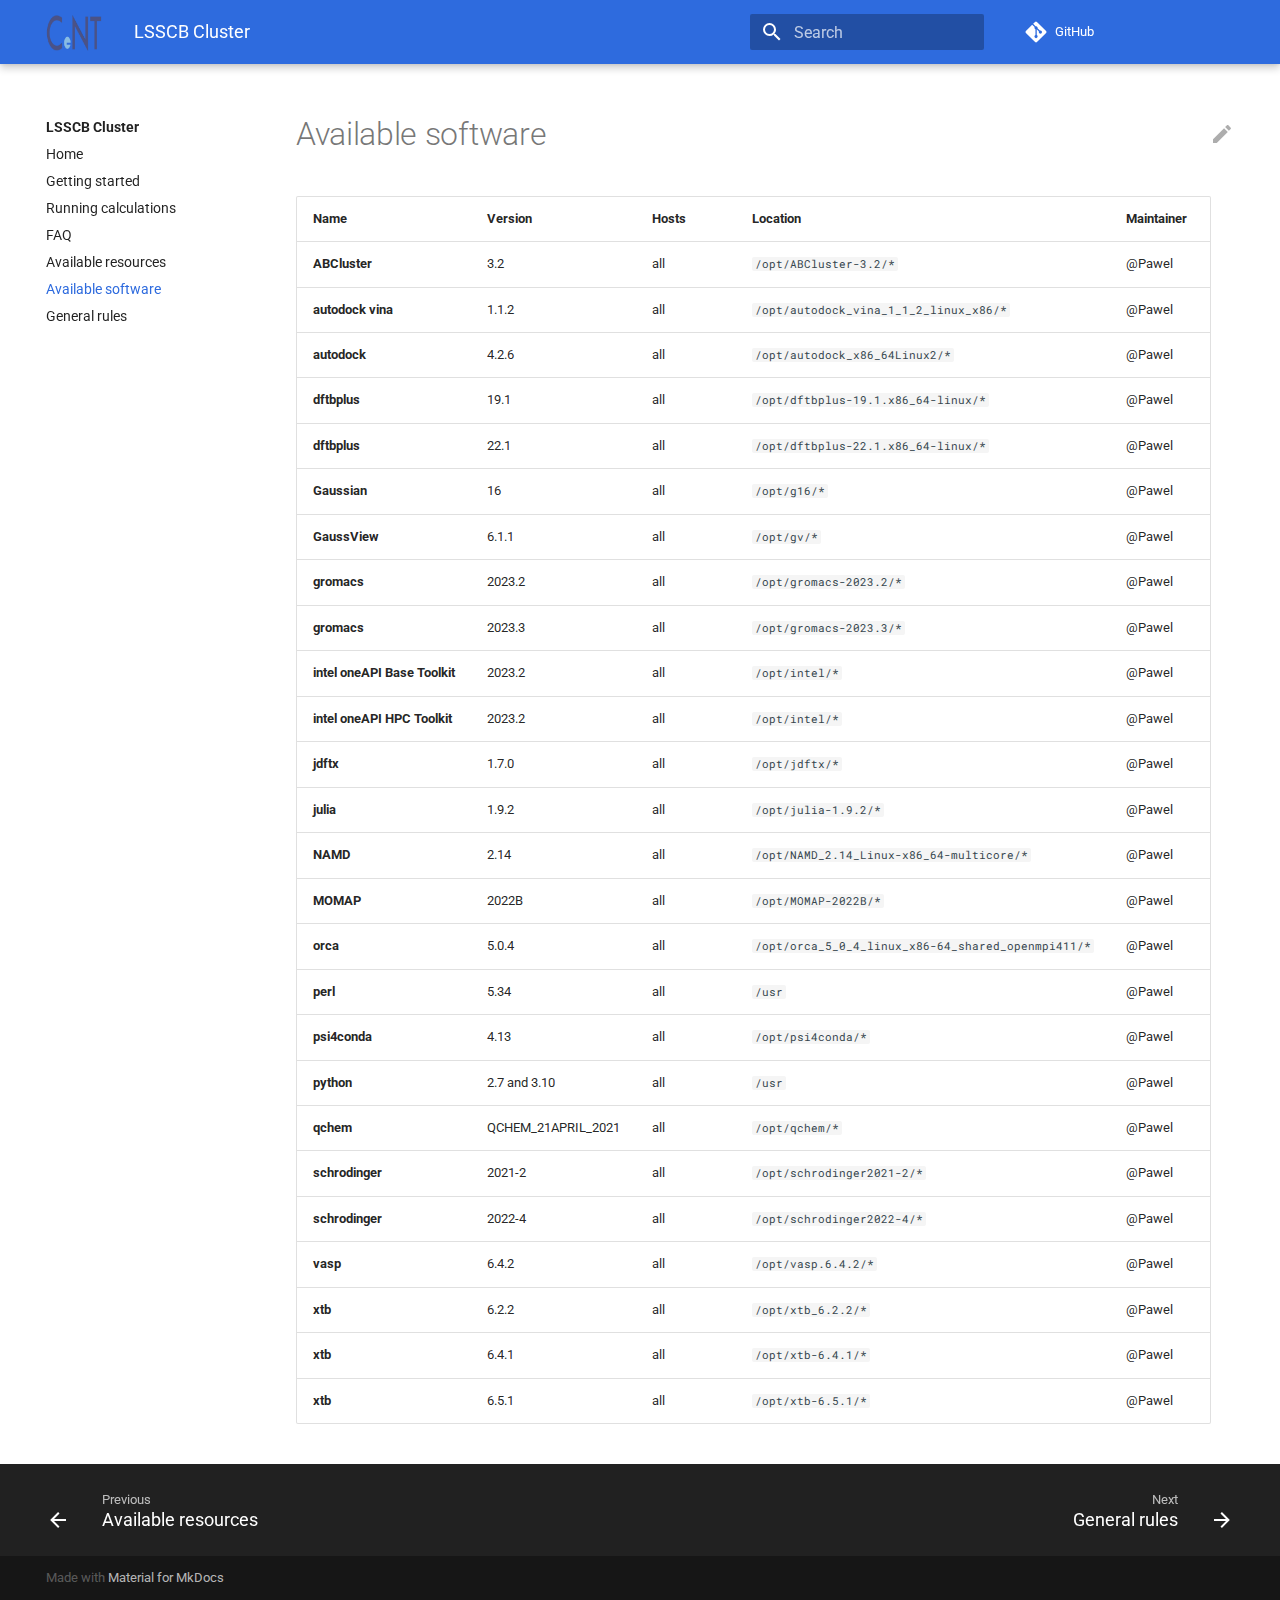
<file: software/index.html>
<!doctype html>
<html lang="en" class="no-js">
  <head>
    
      <meta charset="utf-8">
      <meta name="viewport" content="width=device-width,initial-scale=1">
      
      
      
        <meta name="author" content="Paweł Rubach">
      
      
      <link rel="icon" href="../img/favicon.ico">
      <meta name="generator" content="mkdocs-1.2.3, mkdocs-material-7.3.6">
    
    
      
        <title>Available software - LSSCB Cluster</title>
      
    
    
      <link rel="stylesheet" href="../assets/stylesheets/main.a57b2b03.min.css">
      
        
        <link rel="stylesheet" href="../assets/stylesheets/palette.3f5d1f46.min.css">
        
      
    
    
    
      
        
        <link rel="preconnect" href="https://fonts.gstatic.com" crossorigin>
        <link rel="stylesheet" href="https://fonts.googleapis.com/css?family=Roboto:300,400,400i,700%7CRoboto+Mono&display=fallback">
        <style>:root{--md-text-font-family:"Roboto";--md-code-font-family:"Roboto Mono"}</style>
      
    
    
    
      <link rel="stylesheet" href="../stylesheets/extra.css">
    
    
      


    
    
  </head>
  
  
    
    
    
    
    
    <body dir="ltr" data-md-color-scheme="" data-md-color-primary="none" data-md-color-accent="none">
  
    
    <script>function __prefix(e){return new URL("..",location).pathname+"."+e}function __get(e,t=localStorage){return JSON.parse(t.getItem(__prefix(e)))}</script>
    
    <input class="md-toggle" data-md-toggle="drawer" type="checkbox" id="__drawer" autocomplete="off">
    <input class="md-toggle" data-md-toggle="search" type="checkbox" id="__search" autocomplete="off">
    <label class="md-overlay" for="__drawer"></label>
    <div data-md-component="skip">
      
    </div>
    <div data-md-component="announce">
      
    </div>
    
      

<header class="md-header" data-md-component="header">
  <nav class="md-header__inner md-grid" aria-label="Header">
    <a href=".." title="LSSCB Cluster" class="md-header__button md-logo" aria-label="LSSCB Cluster" data-md-component="logo">
      
  <img src="../img/logo.png" alt="logo">

    </a>
    <label class="md-header__button md-icon" for="__drawer">
      <svg xmlns="http://www.w3.org/2000/svg" viewBox="0 0 24 24"><path d="M3 6h18v2H3V6m0 5h18v2H3v-2m0 5h18v2H3v-2z"/></svg>
    </label>
    <div class="md-header__title" data-md-component="header-title">
      <div class="md-header__ellipsis">
        <div class="md-header__topic">
          <span class="md-ellipsis">
            LSSCB Cluster
          </span>
        </div>
        <div class="md-header__topic" data-md-component="header-topic">
          <span class="md-ellipsis">
            
              Available software
            
          </span>
        </div>
      </div>
    </div>
    
    
    
      <label class="md-header__button md-icon" for="__search">
        <svg xmlns="http://www.w3.org/2000/svg" viewBox="0 0 24 24"><path d="M9.5 3A6.5 6.5 0 0 1 16 9.5c0 1.61-.59 3.09-1.56 4.23l.27.27h.79l5 5-1.5 1.5-5-5v-.79l-.27-.27A6.516 6.516 0 0 1 9.5 16 6.5 6.5 0 0 1 3 9.5 6.5 6.5 0 0 1 9.5 3m0 2C7 5 5 7 5 9.5S7 14 9.5 14 14 12 14 9.5 12 5 9.5 5z"/></svg>
      </label>
      
<div class="md-search" data-md-component="search" role="dialog">
  <label class="md-search__overlay" for="__search"></label>
  <div class="md-search__inner" role="search">
    <form class="md-search__form" name="search">
      <input type="text" class="md-search__input" name="query" aria-label="Search" placeholder="Search" autocapitalize="off" autocorrect="off" autocomplete="off" spellcheck="false" data-md-component="search-query" required>
      <label class="md-search__icon md-icon" for="__search">
        <svg xmlns="http://www.w3.org/2000/svg" viewBox="0 0 24 24"><path d="M9.5 3A6.5 6.5 0 0 1 16 9.5c0 1.61-.59 3.09-1.56 4.23l.27.27h.79l5 5-1.5 1.5-5-5v-.79l-.27-.27A6.516 6.516 0 0 1 9.5 16 6.5 6.5 0 0 1 3 9.5 6.5 6.5 0 0 1 9.5 3m0 2C7 5 5 7 5 9.5S7 14 9.5 14 14 12 14 9.5 12 5 9.5 5z"/></svg>
        <svg xmlns="http://www.w3.org/2000/svg" viewBox="0 0 24 24"><path d="M20 11v2H8l5.5 5.5-1.42 1.42L4.16 12l7.92-7.92L13.5 5.5 8 11h12z"/></svg>
      </label>
      <nav class="md-search__options" aria-label="Search">
        
        <button type="reset" class="md-search__icon md-icon" aria-label="Clear" tabindex="-1">
          <svg xmlns="http://www.w3.org/2000/svg" viewBox="0 0 24 24"><path d="M19 6.41 17.59 5 12 10.59 6.41 5 5 6.41 10.59 12 5 17.59 6.41 19 12 13.41 17.59 19 19 17.59 13.41 12 19 6.41z"/></svg>
        </button>
      </nav>
      
    </form>
    <div class="md-search__output">
      <div class="md-search__scrollwrap" data-md-scrollfix>
        <div class="md-search-result" data-md-component="search-result">
          <div class="md-search-result__meta">
            Initializing search
          </div>
          <ol class="md-search-result__list"></ol>
        </div>
      </div>
    </div>
  </div>
</div>
    
    
      <div class="md-header__source">
        
<a href="https://github.com/prubach/chembio/" title="Go to repository" class="md-source" data-md-component="source">
  <div class="md-source__icon md-icon">
    
    <svg xmlns="http://www.w3.org/2000/svg" viewBox="0 0 448 512"><path d="M439.55 236.05 244 40.45a28.87 28.87 0 0 0-40.81 0l-40.66 40.63 51.52 51.52c27.06-9.14 52.68 16.77 43.39 43.68l49.66 49.66c34.23-11.8 61.18 31 35.47 56.69-26.49 26.49-70.21-2.87-56-37.34L240.22 199v121.85c25.3 12.54 22.26 41.85 9.08 55a34.34 34.34 0 0 1-48.55 0c-17.57-17.6-11.07-46.91 11.25-56v-123c-20.8-8.51-24.6-30.74-18.64-45L142.57 101 8.45 235.14a28.86 28.86 0 0 0 0 40.81l195.61 195.6a28.86 28.86 0 0 0 40.8 0l194.69-194.69a28.86 28.86 0 0 0 0-40.81z"/></svg>
  </div>
  <div class="md-source__repository">
    GitHub
  </div>
</a>
      </div>
    
  </nav>
  
</header>
    
    <div class="md-container" data-md-component="container">
      
      
        
          
        
      
      <main class="md-main" data-md-component="main">
        <div class="md-main__inner md-grid">
          
            
              
              <div class="md-sidebar md-sidebar--primary" data-md-component="sidebar" data-md-type="navigation" >
                <div class="md-sidebar__scrollwrap">
                  <div class="md-sidebar__inner">
                    


<nav class="md-nav md-nav--primary" aria-label="Navigation" data-md-level="0">
  <label class="md-nav__title" for="__drawer">
    <a href=".." title="LSSCB Cluster" class="md-nav__button md-logo" aria-label="LSSCB Cluster" data-md-component="logo">
      
  <img src="../img/logo.png" alt="logo">

    </a>
    LSSCB Cluster
  </label>
  
    <div class="md-nav__source">
      
<a href="https://github.com/prubach/chembio/" title="Go to repository" class="md-source" data-md-component="source">
  <div class="md-source__icon md-icon">
    
    <svg xmlns="http://www.w3.org/2000/svg" viewBox="0 0 448 512"><path d="M439.55 236.05 244 40.45a28.87 28.87 0 0 0-40.81 0l-40.66 40.63 51.52 51.52c27.06-9.14 52.68 16.77 43.39 43.68l49.66 49.66c34.23-11.8 61.18 31 35.47 56.69-26.49 26.49-70.21-2.87-56-37.34L240.22 199v121.85c25.3 12.54 22.26 41.85 9.08 55a34.34 34.34 0 0 1-48.55 0c-17.57-17.6-11.07-46.91 11.25-56v-123c-20.8-8.51-24.6-30.74-18.64-45L142.57 101 8.45 235.14a28.86 28.86 0 0 0 0 40.81l195.61 195.6a28.86 28.86 0 0 0 40.8 0l194.69-194.69a28.86 28.86 0 0 0 0-40.81z"/></svg>
  </div>
  <div class="md-source__repository">
    GitHub
  </div>
</a>
    </div>
  
  <ul class="md-nav__list" data-md-scrollfix>
    
      
      
      

  
  
  
    <li class="md-nav__item">
      <a href=".." class="md-nav__link">
        Home
      </a>
    </li>
  

    
      
      
      

  
  
  
    <li class="md-nav__item">
      <a href="../first_steps/" class="md-nav__link">
        Getting started
      </a>
    </li>
  

    
      
      
      

  
  
  
    <li class="md-nav__item">
      <a href="../running_jobs/" class="md-nav__link">
        Running calculations
      </a>
    </li>
  

    
      
      
      

  
  
  
    <li class="md-nav__item">
      <a href="../faq/" class="md-nav__link">
        FAQ
      </a>
    </li>
  

    
      
      
      

  
  
  
    <li class="md-nav__item">
      <a href="../resources/" class="md-nav__link">
        Available resources
      </a>
    </li>
  

    
      
      
      

  
  
    
  
  
    <li class="md-nav__item md-nav__item--active">
      
      <input class="md-nav__toggle md-toggle" data-md-toggle="toc" type="checkbox" id="__toc">
      
      
      
      <a href="./" class="md-nav__link md-nav__link--active">
        Available software
      </a>
      
    </li>
  

    
      
      
      

  
  
  
    <li class="md-nav__item">
      <a href="../rules/" class="md-nav__link">
        General rules
      </a>
    </li>
  

    
  </ul>
</nav>
                  </div>
                </div>
              </div>
            
            
          
          <div class="md-content" data-md-component="content">
            <article class="md-content__inner md-typeset">
              
                
                  <a href="https://github.com/prubach/chembio/edit/master/docs/software.md" title="Edit this page" class="md-content__button md-icon">
                    <svg xmlns="http://www.w3.org/2000/svg" viewBox="0 0 24 24"><path d="M20.71 7.04c.39-.39.39-1.04 0-1.41l-2.34-2.34c-.37-.39-1.02-.39-1.41 0l-1.84 1.83 3.75 3.75M3 17.25V21h3.75L17.81 9.93l-3.75-3.75L3 17.25z"/></svg>
                  </a>
                
                
                  <h1>Available software</h1>
                
                <table>
<thead>
<tr>
<th>Name</th>
<th>Version</th>
<th>Hosts</th>
<th>Location</th>
<th>Maintainer</th>
</tr>
</thead>
<tbody>
<tr>
<td><strong>ABCluster</strong></td>
<td>3.2</td>
<td>all</td>
<td><code>/opt/ABCluster-3.2/*</code></td>
<td>@Pawel</td>
</tr>
<tr>
<td><strong>autodock vina</strong></td>
<td>1.1.2</td>
<td>all</td>
<td><code>/opt/autodock_vina_1_1_2_linux_x86/*</code></td>
<td>@Pawel</td>
</tr>
<tr>
<td><strong>autodock</strong></td>
<td>4.2.6</td>
<td>all</td>
<td><code>/opt/autodock_x86_64Linux2/*</code></td>
<td>@Pawel</td>
</tr>
<tr>
<td><strong>dftbplus</strong></td>
<td>19.1</td>
<td>all</td>
<td><code>/opt/dftbplus-19.1.x86_64-linux/*</code></td>
<td>@Pawel</td>
</tr>
<tr>
<td><strong>dftbplus</strong></td>
<td>22.1</td>
<td>all</td>
<td><code>/opt/dftbplus-22.1.x86_64-linux/*</code></td>
<td>@Pawel</td>
</tr>
<tr>
<td><strong>Gaussian</strong></td>
<td>16</td>
<td>all</td>
<td><code>/opt/g16/*</code></td>
<td>@Pawel</td>
</tr>
<tr>
<td><strong>GaussView</strong></td>
<td>6.1.1</td>
<td>all</td>
<td><code>/opt/gv/*</code></td>
<td>@Pawel</td>
</tr>
<tr>
<td><strong>gromacs</strong></td>
<td>2023.2</td>
<td>all</td>
<td><code>/opt/gromacs-2023.2/*</code></td>
<td>@Pawel</td>
</tr>
<tr>
<td><strong>gromacs</strong></td>
<td>2023.3</td>
<td>all</td>
<td><code>/opt/gromacs-2023.3/*</code></td>
<td>@Pawel</td>
</tr>
<tr>
<td><strong>intel oneAPI Base Toolkit</strong></td>
<td>2023.2</td>
<td>all</td>
<td><code>/opt/intel/*</code></td>
<td>@Pawel</td>
</tr>
<tr>
<td><strong>intel oneAPI HPC Toolkit</strong></td>
<td>2023.2</td>
<td>all</td>
<td><code>/opt/intel/*</code></td>
<td>@Pawel</td>
</tr>
<tr>
<td><strong>jdftx</strong></td>
<td>1.7.0</td>
<td>all</td>
<td><code>/opt/jdftx/*</code></td>
<td>@Pawel</td>
</tr>
<tr>
<td><strong>julia</strong></td>
<td>1.9.2</td>
<td>all</td>
<td><code>/opt/julia-1.9.2/*</code></td>
<td>@Pawel</td>
</tr>
<tr>
<td><strong>NAMD</strong></td>
<td>2.14</td>
<td>all</td>
<td><code>/opt/NAMD_2.14_Linux-x86_64-multicore/*</code></td>
<td>@Pawel</td>
</tr>
<tr>
<td><strong>MOMAP</strong></td>
<td>2022B</td>
<td>all</td>
<td><code>/opt/MOMAP-2022B/*</code></td>
<td>@Pawel</td>
</tr>
<tr>
<td><strong>orca</strong></td>
<td>5.0.4</td>
<td>all</td>
<td><code>/opt/orca_5_0_4_linux_x86-64_shared_openmpi411/*</code></td>
<td>@Pawel</td>
</tr>
<tr>
<td><strong>perl</strong></td>
<td>5.34</td>
<td>all</td>
<td><code>/usr</code></td>
<td>@Pawel</td>
</tr>
<tr>
<td><strong>psi4conda</strong></td>
<td>4.13</td>
<td>all</td>
<td><code>/opt/psi4conda/*</code></td>
<td>@Pawel</td>
</tr>
<tr>
<td><strong>python</strong></td>
<td>2.7 and 3.10</td>
<td>all</td>
<td><code>/usr</code></td>
<td>@Pawel</td>
</tr>
<tr>
<td><strong>qchem</strong></td>
<td>QCHEM_21APRIL_2021</td>
<td>all</td>
<td><code>/opt/qchem/*</code></td>
<td>@Pawel</td>
</tr>
<tr>
<td><strong>schrodinger</strong></td>
<td>2021-2</td>
<td>all</td>
<td><code>/opt/schrodinger2021-2/*</code></td>
<td>@Pawel</td>
</tr>
<tr>
<td><strong>schrodinger</strong></td>
<td>2022-4</td>
<td>all</td>
<td><code>/opt/schrodinger2022-4/*</code></td>
<td>@Pawel</td>
</tr>
<tr>
<td><strong>vasp</strong></td>
<td>6.4.2</td>
<td>all</td>
<td><code>/opt/vasp.6.4.2/*</code></td>
<td>@Pawel</td>
</tr>
<tr>
<td><strong>xtb</strong></td>
<td>6.2.2</td>
<td>all</td>
<td><code>/opt/xtb_6.2.2/*</code></td>
<td>@Pawel</td>
</tr>
<tr>
<td><strong>xtb</strong></td>
<td>6.4.1</td>
<td>all</td>
<td><code>/opt/xtb-6.4.1/*</code></td>
<td>@Pawel</td>
</tr>
<tr>
<td><strong>xtb</strong></td>
<td>6.5.1</td>
<td>all</td>
<td><code>/opt/xtb-6.5.1/*</code></td>
<td>@Pawel</td>
</tr>
</tbody>
</table>
                
              
              
                


              
            </article>
          </div>
        </div>
        
      </main>
      
        
<footer class="md-footer">
  
    <nav class="md-footer__inner md-grid" aria-label="Footer">
      
        
        <a href="../resources/" class="md-footer__link md-footer__link--prev" aria-label="Previous: Available resources" rel="prev">
          <div class="md-footer__button md-icon">
            <svg xmlns="http://www.w3.org/2000/svg" viewBox="0 0 24 24"><path d="M20 11v2H8l5.5 5.5-1.42 1.42L4.16 12l7.92-7.92L13.5 5.5 8 11h12z"/></svg>
          </div>
          <div class="md-footer__title">
            <div class="md-ellipsis">
              <span class="md-footer__direction">
                Previous
              </span>
              Available resources
            </div>
          </div>
        </a>
      
      
        
        <a href="../rules/" class="md-footer__link md-footer__link--next" aria-label="Next: General rules" rel="next">
          <div class="md-footer__title">
            <div class="md-ellipsis">
              <span class="md-footer__direction">
                Next
              </span>
              General rules
            </div>
          </div>
          <div class="md-footer__button md-icon">
            <svg xmlns="http://www.w3.org/2000/svg" viewBox="0 0 24 24"><path d="M4 11v2h12l-5.5 5.5 1.42 1.42L19.84 12l-7.92-7.92L10.5 5.5 16 11H4z"/></svg>
          </div>
        </a>
      
    </nav>
  
  <div class="md-footer-meta md-typeset">
    <div class="md-footer-meta__inner md-grid">
      <div class="md-footer-copyright">
        
        
          Made with
          <a href="https://squidfunk.github.io/mkdocs-material/" target="_blank" rel="noopener">
            Material for MkDocs
          </a>
        
        
      </div>
      
    </div>
  </div>
</footer>
      
    </div>
    <div class="md-dialog" data-md-component="dialog">
      <div class="md-dialog__inner md-typeset"></div>
    </div>
    <script id="__config" type="application/json">{"base": "..", "features": [], "translations": {"clipboard.copy": "Copy to clipboard", "clipboard.copied": "Copied to clipboard", "search.config.lang": "en", "search.config.pipeline": "trimmer, stopWordFilter", "search.config.separator": "[\\s\\-]+", "search.placeholder": "Search", "search.result.placeholder": "Type to start searching", "search.result.none": "No matching documents", "search.result.one": "1 matching document", "search.result.other": "# matching documents", "search.result.more.one": "1 more on this page", "search.result.more.other": "# more on this page", "search.result.term.missing": "Missing", "select.version.title": "Select version"}, "search": "../assets/javascripts/workers/search.fcfe8b6d.min.js", "version": null}</script>
    
    
      <script src="../assets/javascripts/bundle.b1047164.min.js"></script>
      
    
  </body>
</html>
</file>
<file: stylesheets/extra.css>
:root {

    /* Primary color shades */
    --md-primary-fg-color: #2e6bde;
}

.md-header__button.md-logo img, .md-header__button.md-logo svg {
  height: 2.0rem;
  width: 2.8rem;
}
</file>
<file: assets/stylesheets/main.a57b2b03.min.css>
@charset "UTF-8";html{-webkit-text-size-adjust:none;-moz-text-size-adjust:none;-ms-text-size-adjust:none;text-size-adjust:none;box-sizing:border-box}*,:after,:before{box-sizing:inherit}body{margin:0}a,button,input,label{-webkit-tap-highlight-color:transparent}a{color:inherit;text-decoration:none}hr{border:0;box-sizing:content-box;display:block;height:.05rem;overflow:visible;padding:0}small{font-size:80%}sub,sup{line-height:1em}img{border-style:none}table{border-collapse:separate;border-spacing:0}td,th{font-weight:400;vertical-align:top}button{background:transparent;border:0;font-family:inherit;font-size:inherit;margin:0;padding:0}input{border:0;outline:none}:root{--md-default-fg-color:rgba(0,0,0,0.87);--md-default-fg-color--light:rgba(0,0,0,0.54);--md-default-fg-color--lighter:rgba(0,0,0,0.32);--md-default-fg-color--lightest:rgba(0,0,0,0.07);--md-default-bg-color:#fff;--md-default-bg-color--light:hsla(0,0%,100%,0.7);--md-default-bg-color--lighter:hsla(0,0%,100%,0.3);--md-default-bg-color--lightest:hsla(0,0%,100%,0.12);--md-primary-fg-color:#4051b5;--md-primary-fg-color--light:#5d6cc0;--md-primary-fg-color--dark:#303fa1;--md-primary-bg-color:#fff;--md-primary-bg-color--light:hsla(0,0%,100%,0.7);--md-accent-fg-color:#526cfe;--md-accent-fg-color--transparent:rgba(82,108,254,0.1);--md-accent-bg-color:#fff;--md-accent-bg-color--light:hsla(0,0%,100%,0.7)}:root>*{--md-code-fg-color:#36464e;--md-code-bg-color:#f5f5f5;--md-code-hl-color:rgba(255,255,0,0.5);--md-code-hl-number-color:#d52a2a;--md-code-hl-special-color:#db1457;--md-code-hl-function-color:#a846b9;--md-code-hl-constant-color:#6e59d9;--md-code-hl-keyword-color:#3f6ec6;--md-code-hl-string-color:#1c7d4d;--md-code-hl-name-color:var(--md-code-fg-color);--md-code-hl-operator-color:var(--md-default-fg-color--light);--md-code-hl-punctuation-color:var(--md-default-fg-color--light);--md-code-hl-comment-color:var(--md-default-fg-color--light);--md-code-hl-generic-color:var(--md-default-fg-color--light);--md-code-hl-variable-color:var(--md-default-fg-color--light);--md-typeset-color:var(--md-default-fg-color);--md-typeset-a-color:var(--md-primary-fg-color);--md-typeset-mark-color:rgba(255,255,0,0.5);--md-typeset-del-color:hsla(6,90%,60%,0.15);--md-typeset-ins-color:rgba(11,213,112,0.15);--md-typeset-kbd-color:#fafafa;--md-typeset-kbd-accent-color:#fff;--md-typeset-kbd-border-color:#b8b8b8;--md-typeset-table-color:rgba(0,0,0,0.12);--md-admonition-fg-color:var(--md-default-fg-color);--md-admonition-bg-color:var(--md-default-bg-color);--md-footer-fg-color:#fff;--md-footer-fg-color--light:hsla(0,0%,100%,0.7);--md-footer-fg-color--lighter:hsla(0,0%,100%,0.3);--md-footer-bg-color:rgba(0,0,0,0.87);--md-footer-bg-color--dark:rgba(0,0,0,0.32)}.md-icon svg{fill:currentColor;display:block;height:1.2rem;width:1.2rem}body{-webkit-font-smoothing:antialiased;-moz-osx-font-smoothing:grayscale}body,input{font-feature-settings:"kern","liga";font-family:var(--md-text-font-family,_),-apple-system,BlinkMacSystemFont,Helvetica,Arial,sans-serif}body,code,input,kbd,pre{color:var(--md-typeset-color)}code,kbd,pre{font-feature-settings:"kern";font-family:var(--md-code-font-family,_),SFMono-Regular,Consolas,Menlo,monospace}:root{--md-typeset-table-sort-icon:url('data:image/svg+xml;charset=utf-8,<svg xmlns="http://www.w3.org/2000/svg" viewBox="0 0 24 24"><path d="m18 21-4-4h3V7h-3l4-4 4 4h-3v10h3M2 19v-2h10v2M2 13v-2h7v2M2 7V5h4v2H2z"/></svg>');--md-typeset-table-sort-icon--asc:url('data:image/svg+xml;charset=utf-8,<svg xmlns="http://www.w3.org/2000/svg" viewBox="0 0 24 24"><path d="M19 17h3l-4 4-4-4h3V3h2M2 17h10v2H2M6 5v2H2V5m0 6h7v2H2v-2z"/></svg>');--md-typeset-table-sort-icon--desc:url('data:image/svg+xml;charset=utf-8,<svg xmlns="http://www.w3.org/2000/svg" viewBox="0 0 24 24"><path d="M19 7h3l-4-4-4 4h3v14h2M2 17h10v2H2M6 5v2H2V5m0 6h7v2H2v-2z"/></svg>')}.md-typeset{-webkit-print-color-adjust:exact;color-adjust:exact;font-size:.8rem;line-height:1.6}@media print{.md-typeset{font-size:.68rem}}.md-typeset blockquote,.md-typeset dl,.md-typeset figure,.md-typeset ol,.md-typeset pre,.md-typeset ul{margin:1em 0}.md-typeset h1{color:var(--md-default-fg-color--light);font-size:2em;line-height:1.3;margin:0 0 1.25em}.md-typeset h1,.md-typeset h2{font-weight:300;letter-spacing:-.01em}.md-typeset h2{font-size:1.5625em;line-height:1.4;margin:1.6em 0 .64em}.md-typeset h3{font-size:1.25em;font-weight:400;letter-spacing:-.01em;line-height:1.5;margin:1.6em 0 .8em}.md-typeset h2+h3{margin-top:.8em}.md-typeset h4{font-weight:700;letter-spacing:-.01em;margin:1em 0}.md-typeset h5,.md-typeset h6{color:var(--md-default-fg-color--light);font-size:.8em;font-weight:700;letter-spacing:-.01em;margin:1.25em 0}.md-typeset h5{text-transform:uppercase}.md-typeset hr{border-bottom:.05rem solid var(--md-default-fg-color--lightest);display:flow-root;margin:1.5em 0}.md-typeset a{color:var(--md-typeset-a-color);word-break:break-word}.md-typeset a,.md-typeset a:before{transition:color 125ms}.md-typeset a:focus,.md-typeset a:hover{color:var(--md-accent-fg-color)}.md-typeset a.focus-visible{outline-color:var(--md-accent-fg-color);outline-offset:.2rem}.md-typeset code,.md-typeset kbd,.md-typeset pre{color:var(--md-code-fg-color);direction:ltr}@media print{.md-typeset code,.md-typeset kbd,.md-typeset pre{white-space:pre-wrap}}.md-typeset code{background-color:var(--md-code-bg-color);border-radius:.1rem;-webkit-box-decoration-break:clone;box-decoration-break:clone;font-size:.85em;padding:0 .2941176471em;word-break:break-word}.md-typeset code:not(.focus-visible){-webkit-tap-highlight-color:transparent;outline:none}.md-typeset h1 code,.md-typeset h2 code,.md-typeset h3 code,.md-typeset h4 code,.md-typeset h5 code,.md-typeset h6 code{background-color:transparent;box-shadow:none;margin:initial;padding:initial}.md-typeset a code{color:currentColor}.md-typeset pre{display:flow-root;line-height:1.4;position:relative}.md-typeset pre>code{-webkit-box-decoration-break:slice;box-decoration-break:slice;box-shadow:none;display:block;margin:0;overflow:auto;padding:.7720588235em 1.1764705882em;scrollbar-color:var(--md-default-fg-color--lighter) transparent;scrollbar-width:thin;touch-action:auto;word-break:normal}.md-typeset pre>code:hover{scrollbar-color:var(--md-accent-fg-color) transparent}.md-typeset pre>code::-webkit-scrollbar{height:.2rem;width:.2rem}.md-typeset pre>code::-webkit-scrollbar-thumb{background-color:var(--md-default-fg-color--lighter)}.md-typeset pre>code::-webkit-scrollbar-thumb:hover{background-color:var(--md-accent-fg-color)}@media screen and (max-width:44.9375em){.md-typeset>pre{margin:1em -.8rem}.md-typeset>pre code{border-radius:0}}.md-typeset kbd{background-color:var(--md-typeset-kbd-color);border-radius:.1rem;box-shadow:0 .1rem 0 .05rem var(--md-typeset-kbd-border-color),0 .1rem 0 var(--md-typeset-kbd-border-color),0 -.1rem .2rem var(--md-typeset-kbd-accent-color) inset;color:var(--md-default-fg-color);display:inline-block;font-size:.75em;padding:0 .6666666667em;vertical-align:text-top;word-break:break-word}.md-typeset mark{background-color:var(--md-typeset-mark-color);-webkit-box-decoration-break:clone;box-decoration-break:clone;color:inherit;word-break:break-word}.md-typeset abbr{border-bottom:.05rem dotted var(--md-default-fg-color--light);cursor:help;text-decoration:none}@media (hover:none){.md-typeset abbr{position:relative}.md-typeset abbr[title]:focus:after,.md-typeset abbr[title]:hover:after{background-color:var(--md-default-fg-color);border-radius:.1rem;box-shadow:0 2px 2px 0 rgba(0,0,0,.14),0 1px 5px 0 rgba(0,0,0,.12),0 3px 1px -2px rgba(0,0,0,.2);color:var(--md-default-bg-color);content:attr(title);display:inline-block;font-size:.7rem;left:0;margin-top:2em;max-width:80%;min-width:-webkit-max-content;min-width:-moz-max-content;min-width:max-content;padding:.2rem .3rem;position:absolute;width:auto}}.md-typeset small{opacity:.75}.md-typeset sub,.md-typeset sup{margin-left:.078125em}[dir=rtl] .md-typeset sub,[dir=rtl] .md-typeset sup{margin-left:0;margin-right:.078125em}.md-typeset blockquote{border-left:.2rem solid var(--md-default-fg-color--lighter);color:var(--md-default-fg-color--light);padding-left:.6rem}[dir=rtl] .md-typeset blockquote{border-left:initial;border-right:.2rem solid var(--md-default-fg-color--lighter);padding-left:0;padding-right:.6rem}.md-typeset ul{list-style-type:disc}.md-typeset ol,.md-typeset ul{display:flow-root;margin-left:.625em;padding:0}[dir=rtl] .md-typeset ol,[dir=rtl] .md-typeset ul{margin-left:0;margin-right:.625em}.md-typeset ol ol,.md-typeset ul ol{list-style-type:lower-alpha}.md-typeset ol ol ol,.md-typeset ul ol ol{list-style-type:lower-roman}.md-typeset ol li,.md-typeset ul li{margin-bottom:.5em;margin-left:1.25em}[dir=rtl] .md-typeset ol li,[dir=rtl] .md-typeset ul li{margin-left:0;margin-right:1.25em}.md-typeset ol li blockquote,.md-typeset ol li p,.md-typeset ul li blockquote,.md-typeset ul li p{margin:.5em 0}.md-typeset ol li:last-child,.md-typeset ul li:last-child{margin-bottom:0}.md-typeset ol li ol,.md-typeset ol li ul,.md-typeset ul li ol,.md-typeset ul li ul{margin:.5em 0 .5em .625em}[dir=rtl] .md-typeset ol li ol,[dir=rtl] .md-typeset ol li ul,[dir=rtl] .md-typeset ul li ol,[dir=rtl] .md-typeset ul li ul{margin-left:0;margin-right:.625em}.md-typeset dd{margin:1em 0 1.5em 1.875em}[dir=rtl] .md-typeset dd{margin-left:0;margin-right:1.875em}.md-typeset img,.md-typeset svg{height:auto;max-width:100%}.md-typeset img[align=left],.md-typeset svg[align=left]{margin:1em 1em 1em 0}.md-typeset img[align=right],.md-typeset svg[align=right]{margin:1em 0 1em 1em}.md-typeset img[align]:only-child,.md-typeset svg[align]:only-child{margin-top:0}.md-typeset figure{display:flow-root;margin:0 auto;max-width:100%;text-align:center;width:-webkit-fit-content;width:-moz-fit-content;width:fit-content}.md-typeset figure img{display:block}.md-typeset figcaption{font-style:italic;margin:1em auto 2em;max-width:24rem}.md-typeset iframe{max-width:100%}.md-typeset table:not([class]){background-color:var(--md-default-bg-color);border:.05rem solid var(--md-typeset-table-color);border-radius:.1rem;display:inline-block;font-size:.64rem;max-width:100%;overflow:auto;touch-action:auto}@media print{.md-typeset table:not([class]){display:table}}.md-typeset table:not([class])+*{margin-top:1.5em}.md-typeset table:not([class]) td>:first-child,.md-typeset table:not([class]) th>:first-child{margin-top:0}.md-typeset table:not([class]) td>:last-child,.md-typeset table:not([class]) th>:last-child{margin-bottom:0}.md-typeset table:not([class]) td:not([align]),.md-typeset table:not([class]) th:not([align]){text-align:left}[dir=rtl] .md-typeset table:not([class]) td:not([align]),[dir=rtl] .md-typeset table:not([class]) th:not([align]){text-align:right}.md-typeset table:not([class]) th{font-weight:700;min-width:5rem;padding:.9375em 1.25em;vertical-align:top}.md-typeset table:not([class]) th a{color:inherit}.md-typeset table:not([class]) td{border-top:.05rem solid var(--md-typeset-table-color);padding:.9375em 1.25em;vertical-align:top}.md-typeset table:not([class]) tbody tr{transition:background-color 125ms}.md-typeset table:not([class]) tbody tr:hover{background-color:rgba(0,0,0,.035);box-shadow:0 .05rem 0 var(--md-default-bg-color) inset}.md-typeset table:not([class]) a{word-break:normal}.md-typeset table th[role=columnheader]{cursor:pointer}.md-typeset table th[role=columnheader]:after{content:"";display:inline-block;height:1.2em;margin-left:.5em;-webkit-mask-image:var(--md-typeset-table-sort-icon);mask-image:var(--md-typeset-table-sort-icon);-webkit-mask-repeat:no-repeat;mask-repeat:no-repeat;-webkit-mask-size:contain;mask-size:contain;transition:background-color 125ms;vertical-align:text-bottom;width:1.2em}.md-typeset table th[role=columnheader]:hover:after{background-color:var(--md-default-fg-color--lighter)}.md-typeset table th[role=columnheader][aria-sort=ascending]:after{background-color:var(--md-default-fg-color--light);-webkit-mask-image:var(--md-typeset-table-sort-icon--asc);mask-image:var(--md-typeset-table-sort-icon--asc)}.md-typeset table th[role=columnheader][aria-sort=descending]:after{background-color:var(--md-default-fg-color--light);-webkit-mask-image:var(--md-typeset-table-sort-icon--desc);mask-image:var(--md-typeset-table-sort-icon--desc)}.md-typeset__scrollwrap{margin:1em -.8rem;overflow-x:auto;touch-action:auto}.md-typeset__table{display:inline-block;margin-bottom:.5em;padding:0 .8rem}@media print{.md-typeset__table{display:block}}html .md-typeset__table table{display:table;margin:0;overflow:hidden;width:100%}html{font-size:125%;height:100%;overflow-x:hidden}@media screen and (min-width:100em){html{font-size:137.5%}}@media screen and (min-width:125em){html{font-size:150%}}body{background-color:var(--md-default-bg-color);display:flex;flex-direction:column;font-size:.5rem;min-height:100%;position:relative;width:100%}@media print{body{display:block}}@media screen and (max-width:59.9375em){body[data-md-state=lock]{position:fixed}}.md-grid{margin-left:auto;margin-right:auto;max-width:61rem}.md-container{display:flex;flex-direction:column;flex-grow:1}@media print{.md-container{display:block}}.md-main{flex-grow:1}.md-main__inner{display:flex;height:100%;margin-top:1.5rem}.md-ellipsis{overflow:hidden;text-overflow:ellipsis;white-space:nowrap}.md-toggle{display:none}.md-option{height:0;opacity:0;position:absolute;width:0}.md-option:checked+label:not([hidden]){display:block}.md-option.focus-visible+label{outline-color:var(--md-accent-fg-color);outline-style:auto}.md-skip{background-color:var(--md-default-fg-color);border-radius:.1rem;color:var(--md-default-bg-color);font-size:.64rem;margin:.5rem;opacity:0;outline-color:var(--md-accent-fg-color);padding:.3rem .5rem;position:fixed;transform:translateY(.4rem);z-index:-1}.md-skip:focus{opacity:1;transform:translateY(0);transition:transform .25s cubic-bezier(.4,0,.2,1),opacity 175ms 75ms;z-index:10}@page{margin:25mm}.md-announce{background-color:var(--md-footer-bg-color);overflow:auto}@media print{.md-announce{display:none}}.md-announce__inner{color:var(--md-footer-fg-color);font-size:.7rem;margin:.6rem auto;padding:0 .8rem}:root{--md-clipboard-icon:url('data:image/svg+xml;charset=utf-8,<svg xmlns="http://www.w3.org/2000/svg" viewBox="0 0 24 24"><path d="M19 21H8V7h11m0-2H8a2 2 0 0 0-2 2v14a2 2 0 0 0 2 2h11a2 2 0 0 0 2-2V7a2 2 0 0 0-2-2m-3-4H4a2 2 0 0 0-2 2v14h2V3h12V1z"/></svg>')}.md-clipboard{border-radius:.1rem;color:var(--md-default-fg-color--lightest);cursor:pointer;height:1.5em;outline-color:var(--md-accent-fg-color);outline-offset:.1rem;position:absolute;right:.5em;top:.5em;transition:color .25s;width:1.5em;z-index:1}@media print{.md-clipboard{display:none}}.md-clipboard:not(.focus-visible){-webkit-tap-highlight-color:transparent;outline:none}:hover>.md-clipboard{color:var(--md-default-fg-color--light)}.md-clipboard:focus,.md-clipboard:hover{color:var(--md-accent-fg-color)}.md-clipboard:after{background-color:currentColor;content:"";display:block;height:1.125em;margin:0 auto;-webkit-mask-image:var(--md-clipboard-icon);mask-image:var(--md-clipboard-icon);-webkit-mask-repeat:no-repeat;mask-repeat:no-repeat;-webkit-mask-size:contain;mask-size:contain;width:1.125em}.md-clipboard--inline{cursor:pointer}.md-clipboard--inline code{transition:color .25s,background-color .25s}.md-clipboard--inline:focus code,.md-clipboard--inline:hover code{background-color:var(--md-accent-fg-color--transparent);color:var(--md-accent-fg-color)}.md-content{flex-grow:1;overflow:hidden;scroll-padding-top:51.2rem}.md-content__inner{margin:0 .8rem 1.2rem;padding-top:.6rem}@media screen and (min-width:76.25em){[dir=ltr] .md-sidebar--primary:not([hidden])~.md-content>.md-content__inner{margin-left:1.2rem}[dir=rtl] .md-sidebar--primary:not([hidden])~.md-content>.md-content__inner{margin-right:1.2rem}[dir=ltr] .md-sidebar--secondary:not([hidden])~.md-content>.md-content__inner{margin-right:1.2rem}[dir=rtl] .md-sidebar--secondary:not([hidden])~.md-content>.md-content__inner{margin-left:1.2rem}}.md-content__inner:before{content:"";display:block;height:.4rem}.md-content__inner>:last-child{margin-bottom:0}.md-content__button{float:right;margin:.4rem 0 .4rem .4rem;padding:0}@media print{.md-content__button{display:none}}[dir=rtl] .md-content__button{float:left;margin-left:0;margin-right:.4rem}[dir=rtl] .md-content__button svg{transform:scaleX(-1)}.md-typeset .md-content__button{color:var(--md-default-fg-color--lighter)}.md-content__button svg{display:inline;vertical-align:top}.md-dialog{background-color:var(--md-default-fg-color);border-radius:.1rem;bottom:.8rem;box-shadow:0 2px 2px 0 rgba(0,0,0,.14),0 1px 5px 0 rgba(0,0,0,.12),0 3px 1px -2px rgba(0,0,0,.2);left:auto;min-width:11.1rem;opacity:0;padding:.4rem .6rem;pointer-events:none;position:fixed;right:.8rem;transform:translateY(100%);transition:transform 0ms .4s,opacity .4s;z-index:3}@media print{.md-dialog{display:none}}[dir=rtl] .md-dialog{left:.8rem;right:auto}.md-dialog[data-md-state=open]{opacity:1;pointer-events:auto;transform:translateY(0);transition:transform .4s cubic-bezier(.075,.85,.175,1),opacity .4s}.md-dialog__inner{color:var(--md-default-bg-color);font-size:.7rem}.md-typeset .md-button{border:.1rem solid;border-radius:.1rem;color:var(--md-primary-fg-color);cursor:pointer;display:inline-block;font-weight:700;padding:.625em 2em;transition:color 125ms,background-color 125ms,border-color 125ms}.md-typeset .md-button--primary{background-color:var(--md-primary-fg-color);border-color:var(--md-primary-fg-color);color:var(--md-primary-bg-color)}.md-typeset .md-button:focus,.md-typeset .md-button:hover{background-color:var(--md-accent-fg-color);border-color:var(--md-accent-fg-color);color:var(--md-accent-bg-color)}.md-typeset .md-input{border-radius:.1rem;box-shadow:0 .2rem .5rem rgba(0,0,0,.1),0 .025rem .05rem rgba(0,0,0,.1);font-size:.8rem;height:1.8rem;padding:0 .6rem;transition:box-shadow .25s}.md-typeset .md-input:focus,.md-typeset .md-input:hover{box-shadow:0 .4rem 1rem rgba(0,0,0,.15),0 .025rem .05rem rgba(0,0,0,.15)}.md-typeset .md-input--stretch{width:100%}.md-header{background-color:var(--md-primary-fg-color);box-shadow:0 0 .2rem transparent,0 .2rem .4rem transparent;color:var(--md-primary-bg-color);left:0;position:-webkit-sticky;position:sticky;right:0;top:0;z-index:3}@media print{.md-header{display:none}}.md-header[data-md-state=shadow]{box-shadow:0 0 .2rem rgba(0,0,0,.1),0 .2rem .4rem rgba(0,0,0,.2);transition:transform .25s cubic-bezier(.1,.7,.1,1),box-shadow .25s}.md-header[data-md-state=hidden]{transform:translateY(-100%);transition:transform .25s cubic-bezier(.8,0,.6,1),box-shadow .25s}.md-header__inner{align-items:center;display:flex;padding:0 .2rem}.md-header__button{color:currentColor;cursor:pointer;margin:.2rem;outline-color:var(--md-accent-fg-color);padding:.4rem;position:relative;transition:opacity .25s;vertical-align:middle;z-index:1}.md-header__button:hover{opacity:.7}.md-header__button:not([hidden]){display:inline-block}.md-header__button:not(.focus-visible){-webkit-tap-highlight-color:transparent;outline:none}.md-header__button.md-logo{margin:.2rem;padding:.4rem}@media screen and (max-width:76.1875em){.md-header__button.md-logo{display:none}}.md-header__button.md-logo img,.md-header__button.md-logo svg{fill:currentColor;display:block;height:1.2rem;width:1.2rem}@media screen and (min-width:60em){.md-header__button[for=__search]{display:none}}.no-js .md-header__button[for=__search]{display:none}[dir=rtl] .md-header__button[for=__search] svg{transform:scaleX(-1)}@media screen and (min-width:76.25em){.md-header__button[for=__drawer]{display:none}}.md-header__topic{display:flex;max-width:100%;position:absolute;transition:transform .4s cubic-bezier(.1,.7,.1,1),opacity .15s}.md-header__topic+.md-header__topic{opacity:0;pointer-events:none;transform:translateX(1.25rem);transition:transform .4s cubic-bezier(1,.7,.1,.1),opacity .15s;z-index:-1}[dir=rtl] .md-header__topic+.md-header__topic{transform:translateX(-1.25rem)}.md-header__title{flex-grow:1;font-size:.9rem;height:2.4rem;line-height:2.4rem;margin-left:1rem;margin-right:.4rem}.md-header__title[data-md-state=active] .md-header__topic{opacity:0;pointer-events:none;transform:translateX(-1.25rem);transition:transform .4s cubic-bezier(1,.7,.1,.1),opacity .15s;z-index:-1}[dir=rtl] .md-header__title[data-md-state=active] .md-header__topic{transform:translateX(1.25rem)}.md-header__title[data-md-state=active] .md-header__topic+.md-header__topic{opacity:1;pointer-events:auto;transform:translateX(0);transition:transform .4s cubic-bezier(.1,.7,.1,1),opacity .15s;z-index:0}.md-header__title>.md-header__ellipsis{height:100%;position:relative;width:100%}.md-header__option{display:flex;flex-shrink:0;max-width:100%;transition:max-width 0ms .25s,opacity .25s .25s;white-space:nowrap}[data-md-toggle=search]:checked~.md-header .md-header__option{max-width:0;opacity:0;transition:max-width 0ms,opacity 0ms}.md-header__source{display:none}@media screen and (min-width:60em){.md-header__source{display:block;margin-left:1rem;max-width:11.7rem;width:11.7rem}[dir=rtl] .md-header__source{margin-left:0;margin-right:1rem}}@media screen and (min-width:76.25em){.md-header__source{margin-left:1.4rem}[dir=rtl] .md-header__source{margin-right:1.4rem}}.md-footer{background-color:var(--md-footer-bg-color);color:var(--md-footer-fg-color)}@media print{.md-footer{display:none}}.md-footer__inner{overflow:auto;padding:.2rem}.md-footer__link{display:flex;outline-color:var(--md-accent-fg-color);padding-bottom:.4rem;padding-top:1.4rem;transition:opacity .25s}@media screen and (min-width:45em){.md-footer__link{width:50%}}.md-footer__link:focus,.md-footer__link:hover{opacity:.7}.md-footer__link--prev{float:left}@media screen and (max-width:44.9375em){.md-footer__link--prev{width:25%}.md-footer__link--prev .md-footer__title{display:none}}[dir=rtl] .md-footer__link--prev{float:right}[dir=rtl] .md-footer__link--prev svg{transform:scaleX(-1)}.md-footer__link--next{float:right;text-align:right}@media screen and (max-width:44.9375em){.md-footer__link--next{width:75%}}[dir=rtl] .md-footer__link--next{float:left;text-align:left}[dir=rtl] .md-footer__link--next svg{transform:scaleX(-1)}.md-footer__title{flex-grow:1;font-size:.9rem;line-height:2.4rem;max-width:calc(100% - 2.4rem);padding:0 1rem;position:relative}.md-footer__button{margin:.2rem;padding:.4rem}.md-footer__direction{font-size:.64rem;left:0;margin-top:-1rem;opacity:.7;padding:0 1rem;position:absolute;right:0}.md-footer-meta{background-color:var(--md-footer-bg-color--dark)}.md-footer-meta__inner{display:flex;flex-wrap:wrap;justify-content:space-between;padding:.2rem}html .md-footer-meta.md-typeset a{color:var(--md-footer-fg-color--light)}html .md-footer-meta.md-typeset a:focus,html .md-footer-meta.md-typeset a:hover{color:var(--md-footer-fg-color)}.md-footer-copyright{color:var(--md-footer-fg-color--lighter);font-size:.64rem;margin:auto .6rem;padding:.4rem 0;width:100%}@media screen and (min-width:45em){.md-footer-copyright{width:auto}}.md-footer-copyright__highlight{color:var(--md-footer-fg-color--light)}.md-footer-social{margin:0 .4rem;padding:.2rem 0 .6rem}@media screen and (min-width:45em){.md-footer-social{padding:.6rem 0}}.md-footer-social__link{display:inline-block;height:1.6rem;text-align:center;width:1.6rem}.md-footer-social__link:before{line-height:1.9}.md-footer-social__link svg{fill:currentColor;max-height:.8rem;vertical-align:-25%}:root{--md-nav-icon--prev:url('data:image/svg+xml;charset=utf-8,<svg xmlns="http://www.w3.org/2000/svg" viewBox="0 0 24 24"><path d="M20 11v2H8l5.5 5.5-1.42 1.42L4.16 12l7.92-7.92L13.5 5.5 8 11h12z"/></svg>');--md-nav-icon--next:url('data:image/svg+xml;charset=utf-8,<svg xmlns="http://www.w3.org/2000/svg" viewBox="0 0 24 24"><path d="M8.59 16.58 13.17 12 8.59 7.41 10 6l6 6-6 6-1.41-1.42z"/></svg>');--md-toc-icon:url('data:image/svg+xml;charset=utf-8,<svg xmlns="http://www.w3.org/2000/svg" viewBox="0 0 24 24"><path d="M3 9h14V7H3v2m0 4h14v-2H3v2m0 4h14v-2H3v2m16 0h2v-2h-2v2m0-10v2h2V7h-2m0 6h2v-2h-2v2z"/></svg>')}.md-nav{font-size:.7rem;line-height:1.3}.md-nav__title{display:block;font-weight:700;overflow:hidden;padding:0 .6rem;text-overflow:ellipsis}.md-nav__title .md-nav__button{display:none}.md-nav__title .md-nav__button img{height:100%;width:auto}.md-nav__title .md-nav__button.md-logo img,.md-nav__title .md-nav__button.md-logo svg{fill:currentColor;display:block;height:2.4rem;width:2.4rem}.md-nav__list{list-style:none;margin:0;padding:0}.md-nav__item{padding:0 .6rem}.md-nav__item .md-nav__item{padding-right:0}[dir=rtl] .md-nav__item .md-nav__item{padding-left:0;padding-right:.6rem}.md-nav__link{align-items:center;cursor:pointer;display:flex;justify-content:space-between;margin-top:.625em;overflow:hidden;scroll-snap-align:start;text-overflow:ellipsis;transition:color 125ms}.md-nav__link[data-md-state=blur]{color:var(--md-default-fg-color--light)}.md-nav__item .md-nav__link--active{color:var(--md-typeset-a-color)}.md-nav__item .md-nav__link--index [href]{width:100%}.md-nav__link:focus,.md-nav__link:hover{color:var(--md-accent-fg-color)}.md-nav__link.focus-visible{outline-color:var(--md-accent-fg-color);outline-offset:.2rem}.md-nav--primary .md-nav__link[for=__toc]{display:none}.md-nav--primary .md-nav__link[for=__toc] .md-icon:after{background-color:currentColor;display:block;height:100%;-webkit-mask-image:var(--md-toc-icon);mask-image:var(--md-toc-icon);width:100%}.md-nav--primary .md-nav__link[for=__toc]~.md-nav{display:none}.md-nav__link>*{cursor:pointer;display:flex}.md-nav__source{display:none}@media screen and (max-width:76.1875em){.md-nav--primary,.md-nav--primary .md-nav{background-color:var(--md-default-bg-color);display:flex;flex-direction:column;height:100%;left:0;position:absolute;right:0;top:0;z-index:1}.md-nav--primary .md-nav__item,.md-nav--primary .md-nav__title{font-size:.8rem;line-height:1.5}.md-nav--primary .md-nav__title{background-color:var(--md-default-fg-color--lightest);color:var(--md-default-fg-color--light);cursor:pointer;font-weight:400;height:5.6rem;line-height:2.4rem;padding:3rem .8rem .2rem;position:relative;white-space:nowrap}.md-nav--primary .md-nav__title .md-nav__icon{display:block;height:1.2rem;left:.4rem;margin:.2rem;position:absolute;top:.4rem;width:1.2rem}[dir=rtl] .md-nav--primary .md-nav__title .md-nav__icon{left:auto;right:.4rem}.md-nav--primary .md-nav__title .md-nav__icon:after{background-color:currentColor;content:"";display:block;height:100%;-webkit-mask-image:var(--md-nav-icon--prev);mask-image:var(--md-nav-icon--prev);-webkit-mask-repeat:no-repeat;mask-repeat:no-repeat;-webkit-mask-size:contain;mask-size:contain;width:100%}.md-nav--primary .md-nav__title~.md-nav__list{background-color:var(--md-default-bg-color);box-shadow:0 .05rem 0 var(--md-default-fg-color--lightest) inset;overflow-y:auto;-ms-scroll-snap-type:y mandatory;scroll-snap-type:y mandatory;touch-action:pan-y}.md-nav--primary .md-nav__title~.md-nav__list>:first-child{border-top:0}.md-nav--primary .md-nav__title[for=__drawer]{background-color:var(--md-primary-fg-color);color:var(--md-primary-bg-color)}.md-nav--primary .md-nav__title .md-logo{display:block;left:.2rem;margin:.2rem;padding:.4rem;position:absolute;top:.2rem}[dir=rtl] .md-nav--primary .md-nav__title .md-logo{left:auto;right:.2rem}.md-nav--primary .md-nav__list{flex:1}.md-nav--primary .md-nav__item{border-top:.05rem solid var(--md-default-fg-color--lightest);padding:0}.md-nav--primary .md-nav__item--active>.md-nav__link{color:var(--md-typeset-a-color)}.md-nav--primary .md-nav__item--active>.md-nav__link:focus,.md-nav--primary .md-nav__item--active>.md-nav__link:hover{color:var(--md-accent-fg-color)}.md-nav--primary .md-nav__link{margin-top:0;padding:.6rem .8rem}.md-nav--primary .md-nav__link .md-nav__icon{flex-shrink:0;font-size:1.2rem;height:1.2rem;margin-right:-.2rem;width:1.2rem}[dir=rtl] .md-nav--primary .md-nav__link .md-nav__icon{margin-left:-.2rem;margin-right:0}.md-nav--primary .md-nav__link .md-nav__icon:after{background-color:currentColor;content:"";display:block;height:100%;-webkit-mask-image:var(--md-nav-icon--next);mask-image:var(--md-nav-icon--next);-webkit-mask-repeat:no-repeat;mask-repeat:no-repeat;-webkit-mask-size:contain;mask-size:contain;width:100%}[dir=rtl] .md-nav--primary .md-nav__icon:after{transform:scale(-1)}.md-nav--primary .md-nav--secondary .md-nav{background-color:transparent;position:static}.md-nav--primary .md-nav--secondary .md-nav .md-nav__link{padding-left:1.4rem}[dir=rtl] .md-nav--primary .md-nav--secondary .md-nav .md-nav__link{padding-left:0;padding-right:1.4rem}.md-nav--primary .md-nav--secondary .md-nav .md-nav .md-nav__link{padding-left:2rem}[dir=rtl] .md-nav--primary .md-nav--secondary .md-nav .md-nav .md-nav__link{padding-left:0;padding-right:2rem}.md-nav--primary .md-nav--secondary .md-nav .md-nav .md-nav .md-nav__link{padding-left:2.6rem}[dir=rtl] .md-nav--primary .md-nav--secondary .md-nav .md-nav .md-nav .md-nav__link{padding-left:0;padding-right:2.6rem}.md-nav--primary .md-nav--secondary .md-nav .md-nav .md-nav .md-nav .md-nav__link{padding-left:3.2rem}[dir=rtl] .md-nav--primary .md-nav--secondary .md-nav .md-nav .md-nav .md-nav .md-nav__link{padding-left:0;padding-right:3.2rem}.md-nav--secondary{background-color:transparent}.md-nav__toggle~.md-nav{display:flex;opacity:0;transform:translateX(100%);transition:transform .25s cubic-bezier(.8,0,.6,1),opacity 125ms 50ms}[dir=rtl] .md-nav__toggle~.md-nav{transform:translateX(-100%)}.md-nav__toggle:checked~.md-nav{opacity:1;transform:translateX(0);transition:transform .25s cubic-bezier(.4,0,.2,1),opacity 125ms 125ms}.md-nav__toggle:checked~.md-nav>.md-nav__list{-webkit-backface-visibility:hidden;backface-visibility:hidden}}@media screen and (max-width:59.9375em){.md-nav--primary .md-nav__link[for=__toc]{display:flex}.md-nav--primary .md-nav__link[for=__toc] .md-icon:after{content:""}.md-nav--primary .md-nav__link[for=__toc]+.md-nav__link{display:none}.md-nav--primary .md-nav__link[for=__toc]~.md-nav{display:flex}.md-nav__source{background-color:var(--md-primary-fg-color--dark);color:var(--md-primary-bg-color);display:block;padding:0 .2rem}}@media screen and (min-width:60em) and (max-width:76.1875em){.md-nav--integrated .md-nav__link[for=__toc]{display:flex}.md-nav--integrated .md-nav__link[for=__toc] .md-icon:after{content:""}.md-nav--integrated .md-nav__link[for=__toc]+.md-nav__link{display:none}.md-nav--integrated .md-nav__link[for=__toc]~.md-nav{display:flex}}@media screen and (min-width:60em){.md-nav--secondary .md-nav__title[for=__toc]{scroll-snap-align:start}.md-nav--secondary .md-nav__title .md-nav__icon{display:none}}@media screen and (min-width:76.25em){.md-nav{transition:max-height .25s cubic-bezier(.86,0,.07,1)}.md-nav--primary .md-nav__title[for=__drawer]{scroll-snap-align:start}.md-nav--primary .md-nav__title .md-nav__icon{display:none}.md-nav__toggle~.md-nav{display:none}.md-nav__toggle:checked~.md-nav,.md-nav__toggle:indeterminate~.md-nav{display:block}.md-nav__item--nested>.md-nav>.md-nav__title{display:none}.md-nav__item--section{display:block;margin:1.25em 0}.md-nav__item--section:last-child{margin-bottom:0}.md-nav__item--section>.md-nav__link{font-weight:700;pointer-events:none}.md-nav__item--section>.md-nav__link--index [href]{pointer-events:auto}.md-nav__item--section>.md-nav__link .md-nav__icon{display:none}.md-nav__item--section>.md-nav{display:block}.md-nav__item--section>.md-nav>.md-nav__list>.md-nav__item{padding:0}.md-nav__icon{float:right;height:.9rem;transition:transform .25s;width:.9rem}[dir=rtl] .md-nav__icon{float:left;transform:rotate(180deg)}.md-nav__icon:after{background-color:currentColor;content:"";display:inline-block;height:100%;-webkit-mask-image:var(--md-nav-icon--next);mask-image:var(--md-nav-icon--next);-webkit-mask-repeat:no-repeat;mask-repeat:no-repeat;-webkit-mask-size:contain;mask-size:contain;vertical-align:-.1rem;width:100%}.md-nav__item--nested .md-nav__toggle:checked~.md-nav__link .md-nav__icon,.md-nav__item--nested .md-nav__toggle:indeterminate~.md-nav__link .md-nav__icon{transform:rotate(90deg)}.md-nav--lifted>.md-nav__list>.md-nav__item--nested,.md-nav--lifted>.md-nav__title{display:none}.md-nav--lifted>.md-nav__list>.md-nav__item{display:none}.md-nav--lifted>.md-nav__list>.md-nav__item--active{display:block;padding:0}.md-nav--lifted>.md-nav__list>.md-nav__item--active>.md-nav__link{font-weight:700;margin-top:0;padding:0 .6rem;pointer-events:none}.md-nav--lifted>.md-nav__list>.md-nav__item--active>.md-nav__link--index [href]{pointer-events:auto}.md-nav--lifted>.md-nav__list>.md-nav__item--active>.md-nav__link .md-nav__icon{display:none}.md-nav--lifted .md-nav[data-md-level="1"]{display:block}.md-nav--lifted .md-nav[data-md-level="1"]>.md-nav__list>.md-nav__item{padding-right:.6rem}.md-nav--integrated>.md-nav__list>.md-nav__item--active:not(.md-nav__item--nested){padding:0 .6rem}.md-nav--integrated>.md-nav__list>.md-nav__item--active:not(.md-nav__item--nested)>.md-nav__link{padding:0}.md-nav--integrated>.md-nav__list>.md-nav__item--active .md-nav--secondary{border-left:.05rem solid var(--md-primary-fg-color);display:block;margin-bottom:1.25em}.md-nav--integrated>.md-nav__list>.md-nav__item--active .md-nav--secondary>.md-nav__title{display:none}}:root{--md-search-result-icon:url('data:image/svg+xml;charset=utf-8,<svg xmlns="http://www.w3.org/2000/svg" viewBox="0 0 24 24"><path d="M14 2H6a2 2 0 0 0-2 2v16a2 2 0 0 0 2 2h7c-.41-.25-.8-.56-1.14-.9-.33-.33-.61-.7-.86-1.1H6V4h7v5h5v1.18c.71.16 1.39.43 2 .82V8l-6-6m6.31 16.9c1.33-2.11.69-4.9-1.4-6.22-2.11-1.33-4.91-.68-6.22 1.4-1.34 2.11-.69 4.89 1.4 6.22 1.46.93 3.32.93 4.79.02L22 23.39 23.39 22l-3.08-3.1m-3.81.1a2.5 2.5 0 0 1-2.5-2.5 2.5 2.5 0 0 1 2.5-2.5 2.5 2.5 0 0 1 2.5 2.5 2.5 2.5 0 0 1-2.5 2.5z"/></svg>')}.md-search{position:relative}@media screen and (min-width:60em){.md-search{padding:.2rem 0}}.no-js .md-search{display:none}.md-search__overlay{opacity:0;z-index:1}@media screen and (max-width:59.9375em){.md-search__overlay{background-color:var(--md-default-bg-color);border-radius:1rem;height:2rem;left:-2.2rem;overflow:hidden;pointer-events:none;position:absolute;top:-1rem;transform-origin:center;transition:transform .3s .1s,opacity .2s .2s;width:2rem}[dir=rtl] .md-search__overlay{left:auto;right:-2.2rem}[data-md-toggle=search]:checked~.md-header .md-search__overlay{opacity:1;transition:transform .4s,opacity .1s}}@media screen and (min-width:60em){.md-search__overlay{background-color:rgba(0,0,0,.54);cursor:pointer;height:0;left:0;position:fixed;top:0;transition:width 0ms .25s,height 0ms .25s,opacity .25s;width:0}[dir=rtl] .md-search__overlay{left:auto;right:0}[data-md-toggle=search]:checked~.md-header .md-search__overlay{height:200vh;opacity:1;transition:width 0ms,height 0ms,opacity .25s;width:100%}}@media screen and (max-width:29.9375em){[data-md-toggle=search]:checked~.md-header .md-search__overlay{transform:scale(45)}}@media screen and (min-width:30em) and (max-width:44.9375em){[data-md-toggle=search]:checked~.md-header .md-search__overlay{transform:scale(60)}}@media screen and (min-width:45em) and (max-width:59.9375em){[data-md-toggle=search]:checked~.md-header .md-search__overlay{transform:scale(75)}}.md-search__inner{-webkit-backface-visibility:hidden;backface-visibility:hidden}@media screen and (max-width:59.9375em){.md-search__inner{height:0;left:0;opacity:0;overflow:hidden;position:fixed;top:0;transform:translateX(5%);transition:width 0ms .3s,height 0ms .3s,transform .15s cubic-bezier(.4,0,.2,1) .15s,opacity .15s .15s;width:0;z-index:2}[dir=rtl] .md-search__inner{left:auto;right:0;transform:translateX(-5%)}[data-md-toggle=search]:checked~.md-header .md-search__inner{height:100%;opacity:1;transform:translateX(0);transition:width 0ms 0ms,height 0ms 0ms,transform .15s cubic-bezier(.1,.7,.1,1) .15s,opacity .15s .15s;width:100%}}@media screen and (min-width:60em){.md-search__inner{float:right;padding:.1rem 0;position:relative;transition:width .25s cubic-bezier(.1,.7,.1,1);width:11.7rem}[dir=rtl] .md-search__inner{float:left}}@media screen and (min-width:60em) and (max-width:76.1875em){[data-md-toggle=search]:checked~.md-header .md-search__inner{width:23.4rem}}@media screen and (min-width:76.25em){[data-md-toggle=search]:checked~.md-header .md-search__inner{width:34.4rem}}.md-search__form{background-color:var(--md-default-bg-color);box-shadow:0 0 .6rem transparent;height:2.4rem;position:relative;transition:color .25s,background-color .25s;z-index:2}@media screen and (min-width:60em){.md-search__form{background-color:rgba(0,0,0,.26);border-radius:.1rem;height:1.8rem}.md-search__form:hover{background-color:hsla(0,0%,100%,.12)}}[data-md-toggle=search]:checked~.md-header .md-search__form{background-color:var(--md-default-bg-color);border-radius:.1rem .1rem 0 0;box-shadow:0 0 .6rem rgba(0,0,0,.07);color:var(--md-default-fg-color)}.md-search__input{background:transparent;font-size:.9rem;height:100%;padding:0 2.2rem 0 3.6rem;position:relative;text-overflow:ellipsis;width:100%;z-index:2}[dir=rtl] .md-search__input{padding:0 3.6rem 0 2.2rem}.md-search__input::-webkit-input-placeholder{-webkit-transition:color .25s;transition:color .25s}.md-search__input::-moz-placeholder{-moz-transition:color .25s;transition:color .25s}.md-search__input::-ms-input-placeholder{-ms-transition:color .25s;transition:color .25s}.md-search__input::placeholder{transition:color .25s}.md-search__input::-webkit-input-placeholder{color:var(--md-default-fg-color--light)}.md-search__input::-moz-placeholder{color:var(--md-default-fg-color--light)}.md-search__input::-ms-input-placeholder{color:var(--md-default-fg-color--light)}.md-search__input::placeholder,.md-search__input~.md-search__icon{color:var(--md-default-fg-color--light)}.md-search__input::-ms-clear{display:none}@media screen and (max-width:59.9375em){.md-search__input{font-size:.9rem;height:2.4rem;width:100%}}@media screen and (min-width:60em){.md-search__input{color:inherit;font-size:.8rem;padding-left:2.2rem}[dir=rtl] .md-search__input{padding-right:2.2rem}.md-search__input::-webkit-input-placeholder{color:var(--md-primary-bg-color--light)}.md-search__input::-moz-placeholder{color:var(--md-primary-bg-color--light)}.md-search__input::-ms-input-placeholder{color:var(--md-primary-bg-color--light)}.md-search__input::placeholder{color:var(--md-primary-bg-color--light)}.md-search__input+.md-search__icon{color:var(--md-primary-bg-color)}[data-md-toggle=search]:checked~.md-header .md-search__input{text-overflow:clip}[data-md-toggle=search]:checked~.md-header .md-search__input::-webkit-input-placeholder{color:var(--md-default-fg-color--light)}[data-md-toggle=search]:checked~.md-header .md-search__input::-moz-placeholder{color:var(--md-default-fg-color--light)}[data-md-toggle=search]:checked~.md-header .md-search__input::-ms-input-placeholder{color:var(--md-default-fg-color--light)}[data-md-toggle=search]:checked~.md-header .md-search__input+.md-search__icon,[data-md-toggle=search]:checked~.md-header .md-search__input::placeholder{color:var(--md-default-fg-color--light)}}.md-search__icon{cursor:pointer;display:inline-block;height:1.2rem;transition:color .25s,opacity .25s;width:1.2rem}.md-search__icon:hover{opacity:.7}.md-search__icon[for=__search]{left:.5rem;position:absolute;top:.3rem;z-index:2}[dir=rtl] .md-search__icon[for=__search]{left:auto;right:.5rem}[dir=rtl] .md-search__icon[for=__search] svg{transform:scaleX(-1)}@media screen and (max-width:59.9375em){.md-search__icon[for=__search]{left:.8rem;top:.6rem}[dir=rtl] .md-search__icon[for=__search]{left:auto;right:.8rem}.md-search__icon[for=__search] svg:first-child{display:none}}@media screen and (min-width:60em){.md-search__icon[for=__search]{pointer-events:none}.md-search__icon[for=__search] svg:last-child{display:none}}.md-search__options{pointer-events:none;position:absolute;right:.5rem;top:.3rem;z-index:2}[dir=rtl] .md-search__options{left:.5rem;right:auto}@media screen and (max-width:59.9375em){.md-search__options{right:.8rem;top:.6rem}[dir=rtl] .md-search__options{left:.8rem;right:auto}}.md-search__options>*{color:var(--md-default-fg-color--light);margin-left:.2rem;opacity:0;transform:scale(.75);transition:transform .15s cubic-bezier(.1,.7,.1,1),opacity .15s}.md-search__options>:not(.focus-visible){-webkit-tap-highlight-color:transparent;outline:none}[data-md-toggle=search]:checked~.md-header .md-search__input:valid~.md-search__options>*{opacity:1;pointer-events:auto;transform:scale(1)}[data-md-toggle=search]:checked~.md-header .md-search__input:valid~.md-search__options>:hover{opacity:.7}.md-search__suggest{align-items:center;color:var(--md-default-fg-color--lighter);display:flex;font-size:.9rem;height:100%;opacity:0;padding:0 2.2rem 0 3.6rem;position:absolute;top:0;transition:opacity 50ms;white-space:nowrap;width:100%}[dir=rtl] .md-search__suggest{padding:0 3.6rem 0 2.2rem}@media screen and (min-width:60em){.md-search__suggest{font-size:.8rem;padding-left:2.2rem}[dir=rtl] .md-search__suggest{padding-right:2.2rem}}[data-md-toggle=search]:checked~.md-header .md-search__suggest{opacity:1;transition:opacity .3s .1s}.md-search__output{border-radius:0 0 .1rem .1rem;overflow:hidden;position:absolute;width:100%;z-index:1}@media screen and (max-width:59.9375em){.md-search__output{bottom:0;top:2.4rem}}@media screen and (min-width:60em){.md-search__output{opacity:0;top:1.9rem;transition:opacity .4s}[data-md-toggle=search]:checked~.md-header .md-search__output{box-shadow:0 6px 10px 0 rgba(0,0,0,.14),0 1px 18px 0 rgba(0,0,0,.12),0 3px 5px -1px rgba(0,0,0,.4);opacity:1}}.md-search__scrollwrap{-webkit-backface-visibility:hidden;backface-visibility:hidden;background-color:var(--md-default-bg-color);height:100%;overflow-y:auto;touch-action:pan-y}@media (-webkit-max-device-pixel-ratio:1),(max-resolution:1dppx){.md-search__scrollwrap{transform:translateZ(0)}}@media screen and (min-width:60em) and (max-width:76.1875em){.md-search__scrollwrap{width:23.4rem}}@media screen and (min-width:76.25em){.md-search__scrollwrap{width:34.4rem}}@media screen and (min-width:60em){.md-search__scrollwrap{max-height:0;scrollbar-color:var(--md-default-fg-color--lighter) transparent;scrollbar-width:thin}[data-md-toggle=search]:checked~.md-header .md-search__scrollwrap{max-height:75vh}.md-search__scrollwrap:hover{scrollbar-color:var(--md-accent-fg-color) transparent}.md-search__scrollwrap::-webkit-scrollbar{height:.2rem;width:.2rem}.md-search__scrollwrap::-webkit-scrollbar-thumb{background-color:var(--md-default-fg-color--lighter)}.md-search__scrollwrap::-webkit-scrollbar-thumb:hover{background-color:var(--md-accent-fg-color)}}.md-search-result{color:var(--md-default-fg-color);word-break:break-word}.md-search-result__meta{background-color:var(--md-default-fg-color--lightest);color:var(--md-default-fg-color--light);font-size:.64rem;line-height:1.8rem;padding:0 .8rem;scroll-snap-align:start}@media screen and (min-width:60em){.md-search-result__meta{padding-left:2.2rem}[dir=rtl] .md-search-result__meta{padding-left:0;padding-right:2.2rem}}.md-search-result__list{list-style:none;margin:0;padding:0}.md-search-result__item{box-shadow:0 -.05rem 0 var(--md-default-fg-color--lightest)}.md-search-result__item:first-child{box-shadow:none}.md-search-result__link{display:block;outline:none;scroll-snap-align:start;transition:background-color .25s}.md-search-result__link:focus,.md-search-result__link:hover{background-color:var(--md-accent-fg-color--transparent)}.md-search-result__link:last-child p:last-child{margin-bottom:.6rem}.md-search-result__more summary{color:var(--md-typeset-a-color);cursor:pointer;display:block;font-size:.64rem;outline:none;padding:.75em .8rem;scroll-snap-align:start;transition:color .25s,background-color .25s}@media screen and (min-width:60em){.md-search-result__more summary{padding-left:2.2rem}[dir=rtl] .md-search-result__more summary{padding-left:.8rem;padding-right:2.2rem}}.md-search-result__more summary:focus,.md-search-result__more summary:hover{background-color:var(--md-accent-fg-color--transparent);color:var(--md-accent-fg-color)}.md-search-result__more summary::-webkit-details-marker,.md-search-result__more summary::marker{display:none}.md-search-result__more summary~*>*{opacity:.65}.md-search-result__article{overflow:hidden;padding:0 .8rem;position:relative}@media screen and (min-width:60em){.md-search-result__article{padding-left:2.2rem}[dir=rtl] .md-search-result__article{padding-left:.8rem;padding-right:2.2rem}}.md-search-result__article--document .md-search-result__title{font-size:.8rem;font-weight:400;line-height:1.4;margin:.55rem 0}.md-search-result__icon{color:var(--md-default-fg-color--light);height:1.2rem;left:0;margin:.5rem;position:absolute;width:1.2rem}@media screen and (max-width:59.9375em){.md-search-result__icon{display:none}}.md-search-result__icon:after{background-color:currentColor;content:"";display:inline-block;height:100%;-webkit-mask-image:var(--md-search-result-icon);mask-image:var(--md-search-result-icon);-webkit-mask-repeat:no-repeat;mask-repeat:no-repeat;-webkit-mask-size:contain;mask-size:contain;width:100%}[dir=rtl] .md-search-result__icon{left:auto;right:0}[dir=rtl] .md-search-result__icon:after{transform:scaleX(-1)}.md-search-result__title{font-size:.64rem;font-weight:700;line-height:1.6;margin:.5em 0}.md-search-result__teaser{-webkit-box-orient:vertical;-webkit-line-clamp:2;color:var(--md-default-fg-color--light);display:-webkit-box;font-size:.64rem;line-height:1.6;margin:.5em 0;max-height:2rem;overflow:hidden;text-overflow:ellipsis}@media screen and (max-width:44.9375em){.md-search-result__teaser{-webkit-line-clamp:3;max-height:3rem}}@media screen and (min-width:60em) and (max-width:76.1875em){.md-search-result__teaser{-webkit-line-clamp:3;max-height:3rem}}.md-search-result__teaser mark{background-color:transparent;text-decoration:underline}.md-search-result__terms{font-size:.64rem;font-style:italic;margin:.5em 0}.md-search-result mark{background-color:transparent;color:var(--md-accent-fg-color)}.md-select{position:relative;z-index:1}.md-select__inner{background-color:var(--md-default-bg-color);border-radius:.1rem;box-shadow:0 .2rem .5rem rgba(0,0,0,.1),0 0 .05rem rgba(0,0,0,.25);color:var(--md-default-fg-color);left:50%;margin-top:.2rem;max-height:0;opacity:0;position:absolute;top:calc(100% - .2rem);transform:translate3d(-50%,.3rem,0);transition:transform .25s 375ms,opacity .25s .25s,max-height 0ms .5s}.md-select:focus-within .md-select__inner,.md-select:hover .md-select__inner{max-height:10rem;opacity:1;transform:translate3d(-50%,0,0);transition:transform .25s cubic-bezier(.1,.7,.1,1),opacity .25s,max-height 0ms}.md-select__inner:after{border-bottom:.2rem solid transparent;border-bottom-color:var(--md-default-bg-color);border-left:.2rem solid transparent;border-right:.2rem solid transparent;border-top:0;content:"";height:0;left:50%;margin-left:-.2rem;margin-top:-.2rem;position:absolute;top:0;width:0}.md-select__list{border-radius:.1rem;font-size:.8rem;list-style-type:none;margin:0;max-height:inherit;overflow:auto;padding:0}.md-select__item{line-height:1.8rem}.md-select__link{cursor:pointer;display:block;outline:none;padding-left:.6rem;padding-right:1.2rem;scroll-snap-align:start;transition:background-color .25s,color .25s;width:100%}[dir=rtl] .md-select__link{padding-left:1.2rem;padding-right:.6rem}.md-select__link:focus,.md-select__link:hover{color:var(--md-accent-fg-color)}.md-select__link:focus{background-color:var(--md-default-fg-color--lightest)}.md-sidebar{align-self:flex-start;flex-shrink:0;padding:1.2rem 0;position:-webkit-sticky;position:sticky;top:2.4rem;width:12.1rem}@media print{.md-sidebar{display:none}}@media screen and (max-width:76.1875em){.md-sidebar--primary{background-color:var(--md-default-bg-color);display:block;height:100%;left:-12.1rem;position:fixed;top:0;transform:translateX(0);transition:transform .25s cubic-bezier(.4,0,.2,1),box-shadow .25s;width:12.1rem;z-index:4}[dir=rtl] .md-sidebar--primary{left:auto;right:-12.1rem}[data-md-toggle=drawer]:checked~.md-container .md-sidebar--primary{box-shadow:0 8px 10px 1px rgba(0,0,0,.14),0 3px 14px 2px rgba(0,0,0,.12),0 5px 5px -3px rgba(0,0,0,.4);transform:translateX(12.1rem)}[dir=rtl] [data-md-toggle=drawer]:checked~.md-container .md-sidebar--primary{transform:translateX(-12.1rem)}.md-sidebar--primary .md-sidebar__scrollwrap{bottom:0;left:0;margin:0;overflow:hidden;position:absolute;right:0;-ms-scroll-snap-type:none;scroll-snap-type:none;top:0}}@media screen and (min-width:76.25em){.md-sidebar{height:0}.no-js .md-sidebar{height:auto}}.md-sidebar--secondary{display:none;order:2}@media screen and (min-width:60em){.md-sidebar--secondary{height:0}.no-js .md-sidebar--secondary{height:auto}.md-sidebar--secondary:not([hidden]){display:block}.md-sidebar--secondary .md-sidebar__scrollwrap{touch-action:pan-y}}.md-sidebar__scrollwrap{-webkit-backface-visibility:hidden;backface-visibility:hidden;margin:0 .2rem;overflow-y:auto;scrollbar-color:var(--md-default-fg-color--lighter) transparent;scrollbar-width:thin}.md-sidebar__scrollwrap:hover{scrollbar-color:var(--md-accent-fg-color) transparent}.md-sidebar__scrollwrap::-webkit-scrollbar{height:.2rem;width:.2rem}.md-sidebar__scrollwrap::-webkit-scrollbar-thumb{background-color:var(--md-default-fg-color--lighter)}.md-sidebar__scrollwrap::-webkit-scrollbar-thumb:hover{background-color:var(--md-accent-fg-color)}@media screen and (max-width:76.1875em){.md-overlay{background-color:rgba(0,0,0,.54);height:0;opacity:0;position:fixed;top:0;transition:width 0ms .25s,height 0ms .25s,opacity .25s;width:0;z-index:4}[data-md-toggle=drawer]:checked~.md-overlay{height:100%;opacity:1;transition:width 0ms,height 0ms,opacity .25s;width:100%}}@-webkit-keyframes facts{0%{height:0}to{height:.65rem}}@keyframes facts{0%{height:0}to{height:.65rem}}@-webkit-keyframes fact{0%{opacity:0;transform:translateY(100%)}50%{opacity:0}to{opacity:1;transform:translateY(0)}}@keyframes fact{0%{opacity:0;transform:translateY(100%)}50%{opacity:0}to{opacity:1;transform:translateY(0)}}:root{--md-source-forks-icon:url('data:image/svg+xml;charset=utf-8,<svg xmlns="http://www.w3.org/2000/svg" viewBox="0 0 16 16"><path fill-rule="evenodd" d="M5 3.25a.75.75 0 1 1-1.5 0 .75.75 0 0 1 1.5 0zm0 2.122a2.25 2.25 0 1 0-1.5 0v.878A2.25 2.25 0 0 0 5.75 8.5h1.5v2.128a2.251 2.251 0 1 0 1.5 0V8.5h1.5a2.25 2.25 0 0 0 2.25-2.25v-.878a2.25 2.25 0 1 0-1.5 0v.878a.75.75 0 0 1-.75.75h-4.5A.75.75 0 0 1 5 6.25v-.878zm3.75 7.378a.75.75 0 1 1-1.5 0 .75.75 0 0 1 1.5 0zm3-8.75a.75.75 0 1 0 0-1.5.75.75 0 0 0 0 1.5z"/></svg>');--md-source-repositories-icon:url('data:image/svg+xml;charset=utf-8,<svg xmlns="http://www.w3.org/2000/svg" viewBox="0 0 16 16"><path fill-rule="evenodd" d="M2 2.5A2.5 2.5 0 0 1 4.5 0h8.75a.75.75 0 0 1 .75.75v12.5a.75.75 0 0 1-.75.75h-2.5a.75.75 0 1 1 0-1.5h1.75v-2h-8a1 1 0 0 0-.714 1.7.75.75 0 0 1-1.072 1.05A2.495 2.495 0 0 1 2 11.5v-9zm10.5-1V9h-8c-.356 0-.694.074-1 .208V2.5a1 1 0 0 1 1-1h8zM5 12.25v3.25a.25.25 0 0 0 .4.2l1.45-1.087a.25.25 0 0 1 .3 0L8.6 15.7a.25.25 0 0 0 .4-.2v-3.25a.25.25 0 0 0-.25-.25h-3.5a.25.25 0 0 0-.25.25z"/></svg>');--md-source-stars-icon:url('data:image/svg+xml;charset=utf-8,<svg xmlns="http://www.w3.org/2000/svg" viewBox="0 0 16 16"><path fill-rule="evenodd" d="M8 .25a.75.75 0 0 1 .673.418l1.882 3.815 4.21.612a.75.75 0 0 1 .416 1.279l-3.046 2.97.719 4.192a.75.75 0 0 1-1.088.791L8 12.347l-3.766 1.98a.75.75 0 0 1-1.088-.79l.72-4.194L.818 6.374a.75.75 0 0 1 .416-1.28l4.21-.611L7.327.668A.75.75 0 0 1 8 .25zm0 2.445L6.615 5.5a.75.75 0 0 1-.564.41l-3.097.45 2.24 2.184a.75.75 0 0 1 .216.664l-.528 3.084 2.769-1.456a.75.75 0 0 1 .698 0l2.77 1.456-.53-3.084a.75.75 0 0 1 .216-.664l2.24-2.183-3.096-.45a.75.75 0 0 1-.564-.41L8 2.694v.001z"/></svg>');--md-source-version-icon:url('data:image/svg+xml;charset=utf-8,<svg xmlns="http://www.w3.org/2000/svg" viewBox="0 0 16 16"><path fill-rule="evenodd" d="M2.5 7.775V2.75a.25.25 0 0 1 .25-.25h5.025a.25.25 0 0 1 .177.073l6.25 6.25a.25.25 0 0 1 0 .354l-5.025 5.025a.25.25 0 0 1-.354 0l-6.25-6.25a.25.25 0 0 1-.073-.177zm-1.5 0V2.75C1 1.784 1.784 1 2.75 1h5.025c.464 0 .91.184 1.238.513l6.25 6.25a1.75 1.75 0 0 1 0 2.474l-5.026 5.026a1.75 1.75 0 0 1-2.474 0l-6.25-6.25A1.75 1.75 0 0 1 1 7.775zM6 5a1 1 0 1 0 0 2 1 1 0 0 0 0-2z"/></svg>')}.md-source{-webkit-backface-visibility:hidden;backface-visibility:hidden;display:block;font-size:.65rem;line-height:1.2;outline-color:var(--md-accent-fg-color);transition:opacity .25s;white-space:nowrap}.md-source:hover{opacity:.7}.md-source__icon{display:inline-block;height:2.4rem;vertical-align:middle;width:2rem}.md-source__icon svg{margin-left:.6rem;margin-top:.6rem}[dir=rtl] .md-source__icon svg{margin-left:0;margin-right:.6rem}.md-source__icon+.md-source__repository{margin-left:-2rem;padding-left:2rem}[dir=rtl] .md-source__icon+.md-source__repository{margin-left:0;margin-right:-2rem;padding-left:0;padding-right:2rem}.md-source__repository{display:inline-block;margin-left:.6rem;max-width:calc(100% - 1.2rem);overflow:hidden;text-overflow:ellipsis;vertical-align:middle}.md-source__facts{font-size:.55rem;list-style-type:none;margin:.1rem 0 0;opacity:.75;overflow:hidden;padding:0}[data-md-state=done] .md-source__facts{-webkit-animation:facts .25s ease-in;animation:facts .25s ease-in}.md-source__fact{display:inline-block}[data-md-state=done] .md-source__fact{-webkit-animation:fact .4s ease-out;animation:fact .4s ease-out}.md-source__fact:before{background-color:currentColor;content:"";display:inline-block;height:.6rem;margin-right:.1rem;-webkit-mask-repeat:no-repeat;mask-repeat:no-repeat;-webkit-mask-size:contain;mask-size:contain;vertical-align:text-top;width:.6rem}[dir=rtl] .md-source__fact:before{margin-left:.1rem;margin-right:0}.md-source__fact:nth-child(1n+2):before{margin-left:.4rem}[dir=rtl] .md-source__fact:nth-child(1n+2):before{margin-left:.1rem;margin-right:.4rem}.md-source__fact--version:before{-webkit-mask-image:var(--md-source-version-icon);mask-image:var(--md-source-version-icon)}.md-source__fact--stars:before{-webkit-mask-image:var(--md-source-stars-icon);mask-image:var(--md-source-stars-icon)}.md-source__fact--forks:before{-webkit-mask-image:var(--md-source-forks-icon);mask-image:var(--md-source-forks-icon)}.md-source__fact--repositories:before{-webkit-mask-image:var(--md-source-repositories-icon);mask-image:var(--md-source-repositories-icon)}.md-tabs{background-color:var(--md-primary-fg-color);color:var(--md-primary-bg-color);overflow:auto;width:100%}@media print{.md-tabs{display:none}}@media screen and (max-width:76.1875em){.md-tabs{display:none}}.md-tabs[data-md-state=hidden]{pointer-events:none}.md-tabs__list{contain:content;list-style:none;margin:0 0 0 .2rem;padding:0;white-space:nowrap}[dir=rtl] .md-tabs__list{margin-left:0;margin-right:.2rem}.md-tabs__item{display:inline-block;height:2.4rem;padding-left:.6rem;padding-right:.6rem}.md-tabs__link{-webkit-backface-visibility:hidden;backface-visibility:hidden;display:block;font-size:.7rem;margin-top:.8rem;opacity:.7;outline-color:var(--md-accent-fg-color);outline-offset:.2rem;transition:transform .4s cubic-bezier(.1,.7,.1,1),opacity .25s}.md-tabs__link--active,.md-tabs__link:focus,.md-tabs__link:hover{color:inherit;opacity:1}.md-tabs__item:nth-child(2) .md-tabs__link{transition-delay:20ms}.md-tabs__item:nth-child(3) .md-tabs__link{transition-delay:40ms}.md-tabs__item:nth-child(4) .md-tabs__link{transition-delay:60ms}.md-tabs__item:nth-child(5) .md-tabs__link{transition-delay:80ms}.md-tabs__item:nth-child(6) .md-tabs__link{transition-delay:.1s}.md-tabs__item:nth-child(7) .md-tabs__link{transition-delay:.12s}.md-tabs__item:nth-child(8) .md-tabs__link{transition-delay:.14s}.md-tabs__item:nth-child(9) .md-tabs__link{transition-delay:.16s}.md-tabs__item:nth-child(10) .md-tabs__link{transition-delay:.18s}.md-tabs__item:nth-child(11) .md-tabs__link{transition-delay:.2s}.md-tabs__item:nth-child(12) .md-tabs__link{transition-delay:.22s}.md-tabs__item:nth-child(13) .md-tabs__link{transition-delay:.24s}.md-tabs__item:nth-child(14) .md-tabs__link{transition-delay:.26s}.md-tabs__item:nth-child(15) .md-tabs__link{transition-delay:.28s}.md-tabs__item:nth-child(16) .md-tabs__link{transition-delay:.3s}.md-tabs[data-md-state=hidden] .md-tabs__link{opacity:0;transform:translateY(50%);transition:transform 0ms .1s,opacity .1s}.md-top{background-color:var(--md-default-bg-color);border-radius:1.6rem;box-shadow:0 .2rem .5rem rgba(0,0,0,.1),0 0 .05rem rgba(0,0,0,.25);color:var(--md-default-fg-color--light);font-size:.7rem;margin-left:50%;outline:none;padding:.4rem .8rem;position:fixed;top:3.2rem;transform:translate(-50%);transition:color 125ms,background-color 125ms,transform 125ms cubic-bezier(.4,0,.2,1),opacity 125ms;z-index:2}@media print{.md-top{display:none}}[dir=rtl] .md-top{margin-left:0;margin-right:50%;transform:translate(50%)}.md-top[data-md-state=hidden]{opacity:0;pointer-events:none;transform:translate(-50%,.2rem);transition-duration:0ms}[dir=rtl] .md-top[data-md-state=hidden]{transform:translate(50%,.2rem)}.md-top:focus,.md-top:hover{background-color:var(--md-accent-fg-color);color:var(--md-accent-bg-color)}.md-top svg{display:inline-block;vertical-align:-.5em}@-webkit-keyframes hoverfix{0%{pointer-events:none}}@keyframes hoverfix{0%{pointer-events:none}}:root{--md-version-icon:url('data:image/svg+xml;charset=utf-8,<svg xmlns="http://www.w3.org/2000/svg" viewBox="0 0 320 512"><path d="M31.3 192h257.3c17.8 0 26.7 21.5 14.1 34.1L174.1 354.8c-7.8 7.8-20.5 7.8-28.3 0L17.2 226.1C4.6 213.5 13.5 192 31.3 192z"/></svg>')}.md-version{flex-shrink:0;font-size:.8rem;height:2.4rem}.md-version__current{color:inherit;cursor:pointer;margin-left:1.4rem;margin-right:.4rem;outline:none;position:relative;top:.05rem}[dir=rtl] .md-version__current{margin-left:.4rem;margin-right:1.4rem}.md-version__current:after{background-color:currentColor;content:"";display:inline-block;height:.6rem;margin-left:.4rem;-webkit-mask-image:var(--md-version-icon);mask-image:var(--md-version-icon);-webkit-mask-repeat:no-repeat;mask-repeat:no-repeat;width:.4rem}[dir=rtl] .md-version__current:after{margin-left:0;margin-right:.4rem}.md-version__list{background-color:var(--md-default-bg-color);border-radius:.1rem;box-shadow:0 .2rem .5rem rgba(0,0,0,.1),0 0 .05rem rgba(0,0,0,.25);color:var(--md-default-fg-color);list-style-type:none;margin:.2rem .8rem;max-height:0;opacity:0;overflow:auto;padding:0;position:absolute;-ms-scroll-snap-type:y mandatory;scroll-snap-type:y mandatory;top:.15rem;transition:max-height 0ms .5s,opacity .25s .25s;z-index:1}.md-version:focus-within .md-version__list,.md-version:hover .md-version__list{max-height:10rem;opacity:1;transition:max-height 0ms,opacity .25s}@media (pointer:coarse){.md-version:hover .md-version__list{-webkit-animation:hoverfix .25s forwards;animation:hoverfix .25s forwards}.md-version:focus-within .md-version__list{-webkit-animation:none;animation:none}}.md-version__item{line-height:1.8rem}.md-version__link{cursor:pointer;display:block;outline:none;padding-left:.6rem;padding-right:1.2rem;scroll-snap-align:start;transition:color .25s,background-color .25s;white-space:nowrap;width:100%}[dir=rtl] .md-version__link{padding-left:1.2rem;padding-right:.6rem}.md-version__link:focus,.md-version__link:hover{color:var(--md-accent-fg-color)}.md-version__link:focus{background-color:var(--md-default-fg-color--lightest)}:root{--md-admonition-icon--note:url('data:image/svg+xml;charset=utf-8,<svg xmlns="http://www.w3.org/2000/svg" viewBox="0 0 24 24"><path d="M20.71 7.04c.39-.39.39-1.04 0-1.41l-2.34-2.34c-.37-.39-1.02-.39-1.41 0l-1.84 1.83 3.75 3.75M3 17.25V21h3.75L17.81 9.93l-3.75-3.75L3 17.25z"/></svg>');--md-admonition-icon--abstract:url('data:image/svg+xml;charset=utf-8,<svg xmlns="http://www.w3.org/2000/svg" viewBox="0 0 24 24"><path d="M17 9H7V7h10m0 6H7v-2h10m-3 6H7v-2h7M12 3a1 1 0 0 1 1 1 1 1 0 0 1-1 1 1 1 0 0 1-1-1 1 1 0 0 1 1-1m7 0h-4.18C14.4 1.84 13.3 1 12 1c-1.3 0-2.4.84-2.82 2H5a2 2 0 0 0-2 2v14a2 2 0 0 0 2 2h14a2 2 0 0 0 2-2V5a2 2 0 0 0-2-2z"/></svg>');--md-admonition-icon--info:url('data:image/svg+xml;charset=utf-8,<svg xmlns="http://www.w3.org/2000/svg" viewBox="0 0 24 24"><path d="M13 9h-2V7h2m0 10h-2v-6h2m-1-9A10 10 0 0 0 2 12a10 10 0 0 0 10 10 10 10 0 0 0 10-10A10 10 0 0 0 12 2z"/></svg>');--md-admonition-icon--tip:url('data:image/svg+xml;charset=utf-8,<svg xmlns="http://www.w3.org/2000/svg" viewBox="0 0 24 24"><path d="M17.66 11.2c-.23-.3-.51-.56-.77-.82-.67-.6-1.43-1.03-2.07-1.66C13.33 7.26 13 4.85 13.95 3c-.95.23-1.78.75-2.49 1.32-2.59 2.08-3.61 5.75-2.39 8.9.04.1.08.2.08.33 0 .22-.15.42-.35.5-.23.1-.47.04-.66-.12a.58.58 0 0 1-.14-.17c-1.13-1.43-1.31-3.48-.55-5.12C5.78 10 4.87 12.3 5 14.47c.06.5.12 1 .29 1.5.14.6.41 1.2.71 1.73 1.08 1.73 2.95 2.97 4.96 3.22 2.14.27 4.43-.12 6.07-1.6 1.83-1.66 2.47-4.32 1.53-6.6l-.13-.26c-.21-.46-.77-1.26-.77-1.26m-3.16 6.3c-.28.24-.74.5-1.1.6-1.12.4-2.24-.16-2.9-.82 1.19-.28 1.9-1.16 2.11-2.05.17-.8-.15-1.46-.28-2.23-.12-.74-.1-1.37.17-2.06.19.38.39.76.63 1.06.77 1 1.98 1.44 2.24 2.8.04.14.06.28.06.43.03.82-.33 1.72-.93 2.27z"/></svg>');--md-admonition-icon--success:url('data:image/svg+xml;charset=utf-8,<svg xmlns="http://www.w3.org/2000/svg" viewBox="0 0 24 24"><path d="m9 20.42-6.21-6.21 2.83-2.83L9 14.77l9.88-9.89 2.83 2.83L9 20.42z"/></svg>');--md-admonition-icon--question:url('data:image/svg+xml;charset=utf-8,<svg xmlns="http://www.w3.org/2000/svg" viewBox="0 0 24 24"><path d="m15.07 11.25-.9.92C13.45 12.89 13 13.5 13 15h-2v-.5c0-1.11.45-2.11 1.17-2.83l1.24-1.26c.37-.36.59-.86.59-1.41a2 2 0 0 0-2-2 2 2 0 0 0-2 2H8a4 4 0 0 1 4-4 4 4 0 0 1 4 4 3.2 3.2 0 0 1-.93 2.25M13 19h-2v-2h2M12 2A10 10 0 0 0 2 12a10 10 0 0 0 10 10 10 10 0 0 0 10-10c0-5.53-4.5-10-10-10z"/></svg>');--md-admonition-icon--warning:url('data:image/svg+xml;charset=utf-8,<svg xmlns="http://www.w3.org/2000/svg" viewBox="0 0 24 24"><path d="M13 14h-2V9h2m0 9h-2v-2h2M1 21h22L12 2 1 21z"/></svg>');--md-admonition-icon--failure:url('data:image/svg+xml;charset=utf-8,<svg xmlns="http://www.w3.org/2000/svg" viewBox="0 0 24 24"><path d="M20 6.91 17.09 4 12 9.09 6.91 4 4 6.91 9.09 12 4 17.09 6.91 20 12 14.91 17.09 20 20 17.09 14.91 12 20 6.91z"/></svg>');--md-admonition-icon--danger:url('data:image/svg+xml;charset=utf-8,<svg xmlns="http://www.w3.org/2000/svg" viewBox="0 0 24 24"><path d="M11 15H6l7-14v8h5l-7 14v-8z"/></svg>');--md-admonition-icon--bug:url('data:image/svg+xml;charset=utf-8,<svg xmlns="http://www.w3.org/2000/svg" viewBox="0 0 24 24"><path d="M14 12h-4v-2h4m0 6h-4v-2h4m6-6h-2.81a5.985 5.985 0 0 0-1.82-1.96L17 4.41 15.59 3l-2.17 2.17a6.002 6.002 0 0 0-2.83 0L8.41 3 7 4.41l1.62 1.63C7.88 6.55 7.26 7.22 6.81 8H4v2h2.09c-.05.33-.09.66-.09 1v1H4v2h2v1c0 .34.04.67.09 1H4v2h2.81c1.04 1.79 2.97 3 5.19 3s4.15-1.21 5.19-3H20v-2h-2.09c.05-.33.09-.66.09-1v-1h2v-2h-2v-1c0-.34-.04-.67-.09-1H20V8z"/></svg>');--md-admonition-icon--example:url('data:image/svg+xml;charset=utf-8,<svg xmlns="http://www.w3.org/2000/svg" viewBox="0 0 24 24"><path d="M7 13v-2h14v2H7m0 6v-2h14v2H7M7 7V5h14v2H7M3 8V5H2V4h2v4H3m-1 9v-1h3v4H2v-1h2v-.5H3v-1h1V17H2m2.25-7a.75.75 0 0 1 .75.75c0 .2-.08.39-.21.52L3.12 13H5v1H2v-.92L4 11H2v-1h2.25z"/></svg>');--md-admonition-icon--quote:url('data:image/svg+xml;charset=utf-8,<svg xmlns="http://www.w3.org/2000/svg" viewBox="0 0 24 24"><path d="M14 17h3l2-4V7h-6v6h3M6 17h3l2-4V7H5v6h3l-2 4z"/></svg>')}.md-typeset .admonition,.md-typeset details{background-color:var(--md-admonition-bg-color);border-left:.2rem solid #448aff;border-radius:.1rem;box-shadow:0 .2rem .5rem rgba(0,0,0,.05),0 .025rem .05rem rgba(0,0,0,.05);color:var(--md-admonition-fg-color);font-size:.64rem;margin:1.5625em 0;overflow:hidden;padding:0 .6rem;page-break-inside:avoid}@media print{.md-typeset .admonition,.md-typeset details{box-shadow:none}}[dir=rtl] .md-typeset .admonition,[dir=rtl] .md-typeset details{border-left:none;border-right:.2rem solid #448aff}.md-typeset .admonition .admonition,.md-typeset .admonition details,.md-typeset details .admonition,.md-typeset details details{margin-bottom:1em;margin-top:1em}.md-typeset .admonition .md-typeset__scrollwrap,.md-typeset details .md-typeset__scrollwrap{margin:1em -.6rem}.md-typeset .admonition .md-typeset__table,.md-typeset details .md-typeset__table{padding:0 .6rem}.md-typeset .admonition>.tabbed-set:only-child,.md-typeset details>.tabbed-set:only-child{margin-top:0}html .md-typeset .admonition>:last-child,html .md-typeset details>:last-child{margin-bottom:.6rem}.md-typeset .admonition-title,.md-typeset summary{background-color:rgba(68,138,255,.1);border-left:.2rem solid #448aff;font-weight:700;margin:0 -.6rem 0 -.8rem;padding:.4rem .6rem .4rem 2rem;position:relative}[dir=rtl] .md-typeset .admonition-title,[dir=rtl] .md-typeset summary{border-left:none;border-right:.2rem solid #448aff;margin:0 -.8rem 0 -.6rem;padding:.4rem 2rem .4rem .6rem}html .md-typeset .admonition-title:last-child,html .md-typeset summary:last-child{margin-bottom:0}.md-typeset .admonition-title:before,.md-typeset summary:before{background-color:#448aff;content:"";height:1rem;left:.6rem;-webkit-mask-image:var(--md-admonition-icon--note);mask-image:var(--md-admonition-icon--note);-webkit-mask-repeat:no-repeat;mask-repeat:no-repeat;-webkit-mask-size:contain;mask-size:contain;position:absolute;width:1rem}[dir=rtl] .md-typeset .admonition-title:before,[dir=rtl] .md-typeset summary:before{left:auto;right:.6rem}.md-typeset .admonition.note,.md-typeset details.note{border-color:#448aff}.md-typeset .note>.admonition-title,.md-typeset .note>summary{background-color:rgba(68,138,255,.1);border-color:#448aff}.md-typeset .note>.admonition-title:before,.md-typeset .note>summary:before{background-color:#448aff;-webkit-mask-image:var(--md-admonition-icon--note);mask-image:var(--md-admonition-icon--note);-webkit-mask-repeat:no-repeat;mask-repeat:no-repeat;-webkit-mask-size:contain;mask-size:contain}.md-typeset .admonition.abstract,.md-typeset .admonition.summary,.md-typeset .admonition.tldr,.md-typeset details.abstract,.md-typeset details.summary,.md-typeset details.tldr{border-color:#00b0ff}.md-typeset .abstract>.admonition-title,.md-typeset .abstract>summary,.md-typeset .summary>.admonition-title,.md-typeset .summary>summary,.md-typeset .tldr>.admonition-title,.md-typeset .tldr>summary{background-color:rgba(0,176,255,.1);border-color:#00b0ff}.md-typeset .abstract>.admonition-title:before,.md-typeset .abstract>summary:before,.md-typeset .summary>.admonition-title:before,.md-typeset .summary>summary:before,.md-typeset .tldr>.admonition-title:before,.md-typeset .tldr>summary:before{background-color:#00b0ff;-webkit-mask-image:var(--md-admonition-icon--abstract);mask-image:var(--md-admonition-icon--abstract);-webkit-mask-repeat:no-repeat;mask-repeat:no-repeat;-webkit-mask-size:contain;mask-size:contain}.md-typeset .admonition.info,.md-typeset .admonition.todo,.md-typeset details.info,.md-typeset details.todo{border-color:#00b8d4}.md-typeset .info>.admonition-title,.md-typeset .info>summary,.md-typeset .todo>.admonition-title,.md-typeset .todo>summary{background-color:rgba(0,184,212,.1);border-color:#00b8d4}.md-typeset .info>.admonition-title:before,.md-typeset .info>summary:before,.md-typeset .todo>.admonition-title:before,.md-typeset .todo>summary:before{background-color:#00b8d4;-webkit-mask-image:var(--md-admonition-icon--info);mask-image:var(--md-admonition-icon--info);-webkit-mask-repeat:no-repeat;mask-repeat:no-repeat;-webkit-mask-size:contain;mask-size:contain}.md-typeset .admonition.hint,.md-typeset .admonition.important,.md-typeset .admonition.tip,.md-typeset details.hint,.md-typeset details.important,.md-typeset details.tip{border-color:#00bfa5}.md-typeset .hint>.admonition-title,.md-typeset .hint>summary,.md-typeset .important>.admonition-title,.md-typeset .important>summary,.md-typeset .tip>.admonition-title,.md-typeset .tip>summary{background-color:rgba(0,191,165,.1);border-color:#00bfa5}.md-typeset .hint>.admonition-title:before,.md-typeset .hint>summary:before,.md-typeset .important>.admonition-title:before,.md-typeset .important>summary:before,.md-typeset .tip>.admonition-title:before,.md-typeset .tip>summary:before{background-color:#00bfa5;-webkit-mask-image:var(--md-admonition-icon--tip);mask-image:var(--md-admonition-icon--tip);-webkit-mask-repeat:no-repeat;mask-repeat:no-repeat;-webkit-mask-size:contain;mask-size:contain}.md-typeset .admonition.check,.md-typeset .admonition.done,.md-typeset .admonition.success,.md-typeset details.check,.md-typeset details.done,.md-typeset details.success{border-color:#00c853}.md-typeset .check>.admonition-title,.md-typeset .check>summary,.md-typeset .done>.admonition-title,.md-typeset .done>summary,.md-typeset .success>.admonition-title,.md-typeset .success>summary{background-color:rgba(0,200,83,.1);border-color:#00c853}.md-typeset .check>.admonition-title:before,.md-typeset .check>summary:before,.md-typeset .done>.admonition-title:before,.md-typeset .done>summary:before,.md-typeset .success>.admonition-title:before,.md-typeset .success>summary:before{background-color:#00c853;-webkit-mask-image:var(--md-admonition-icon--success);mask-image:var(--md-admonition-icon--success);-webkit-mask-repeat:no-repeat;mask-repeat:no-repeat;-webkit-mask-size:contain;mask-size:contain}.md-typeset .admonition.faq,.md-typeset .admonition.help,.md-typeset .admonition.question,.md-typeset details.faq,.md-typeset details.help,.md-typeset details.question{border-color:#64dd17}.md-typeset .faq>.admonition-title,.md-typeset .faq>summary,.md-typeset .help>.admonition-title,.md-typeset .help>summary,.md-typeset .question>.admonition-title,.md-typeset .question>summary{background-color:rgba(100,221,23,.1);border-color:#64dd17}.md-typeset .faq>.admonition-title:before,.md-typeset .faq>summary:before,.md-typeset .help>.admonition-title:before,.md-typeset .help>summary:before,.md-typeset .question>.admonition-title:before,.md-typeset .question>summary:before{background-color:#64dd17;-webkit-mask-image:var(--md-admonition-icon--question);mask-image:var(--md-admonition-icon--question);-webkit-mask-repeat:no-repeat;mask-repeat:no-repeat;-webkit-mask-size:contain;mask-size:contain}.md-typeset .admonition.attention,.md-typeset .admonition.caution,.md-typeset .admonition.warning,.md-typeset details.attention,.md-typeset details.caution,.md-typeset details.warning{border-color:#ff9100}.md-typeset .attention>.admonition-title,.md-typeset .attention>summary,.md-typeset .caution>.admonition-title,.md-typeset .caution>summary,.md-typeset .warning>.admonition-title,.md-typeset .warning>summary{background-color:rgba(255,145,0,.1);border-color:#ff9100}.md-typeset .attention>.admonition-title:before,.md-typeset .attention>summary:before,.md-typeset .caution>.admonition-title:before,.md-typeset .caution>summary:before,.md-typeset .warning>.admonition-title:before,.md-typeset .warning>summary:before{background-color:#ff9100;-webkit-mask-image:var(--md-admonition-icon--warning);mask-image:var(--md-admonition-icon--warning);-webkit-mask-repeat:no-repeat;mask-repeat:no-repeat;-webkit-mask-size:contain;mask-size:contain}.md-typeset .admonition.fail,.md-typeset .admonition.failure,.md-typeset .admonition.missing,.md-typeset details.fail,.md-typeset details.failure,.md-typeset details.missing{border-color:#ff5252}.md-typeset .fail>.admonition-title,.md-typeset .fail>summary,.md-typeset .failure>.admonition-title,.md-typeset .failure>summary,.md-typeset .missing>.admonition-title,.md-typeset .missing>summary{background-color:rgba(255,82,82,.1);border-color:#ff5252}.md-typeset .fail>.admonition-title:before,.md-typeset .fail>summary:before,.md-typeset .failure>.admonition-title:before,.md-typeset .failure>summary:before,.md-typeset .missing>.admonition-title:before,.md-typeset .missing>summary:before{background-color:#ff5252;-webkit-mask-image:var(--md-admonition-icon--failure);mask-image:var(--md-admonition-icon--failure);-webkit-mask-repeat:no-repeat;mask-repeat:no-repeat;-webkit-mask-size:contain;mask-size:contain}.md-typeset .admonition.danger,.md-typeset .admonition.error,.md-typeset details.danger,.md-typeset details.error{border-color:#ff1744}.md-typeset .danger>.admonition-title,.md-typeset .danger>summary,.md-typeset .error>.admonition-title,.md-typeset .error>summary{background-color:rgba(255,23,68,.1);border-color:#ff1744}.md-typeset .danger>.admonition-title:before,.md-typeset .danger>summary:before,.md-typeset .error>.admonition-title:before,.md-typeset .error>summary:before{background-color:#ff1744;-webkit-mask-image:var(--md-admonition-icon--danger);mask-image:var(--md-admonition-icon--danger);-webkit-mask-repeat:no-repeat;mask-repeat:no-repeat;-webkit-mask-size:contain;mask-size:contain}.md-typeset .admonition.bug,.md-typeset details.bug{border-color:#f50057}.md-typeset .bug>.admonition-title,.md-typeset .bug>summary{background-color:rgba(245,0,87,.1);border-color:#f50057}.md-typeset .bug>.admonition-title:before,.md-typeset .bug>summary:before{background-color:#f50057;-webkit-mask-image:var(--md-admonition-icon--bug);mask-image:var(--md-admonition-icon--bug);-webkit-mask-repeat:no-repeat;mask-repeat:no-repeat;-webkit-mask-size:contain;mask-size:contain}.md-typeset .admonition.example,.md-typeset details.example{border-color:#7c4dff}.md-typeset .example>.admonition-title,.md-typeset .example>summary{background-color:rgba(124,77,255,.1);border-color:#7c4dff}.md-typeset .example>.admonition-title:before,.md-typeset .example>summary:before{background-color:#7c4dff;-webkit-mask-image:var(--md-admonition-icon--example);mask-image:var(--md-admonition-icon--example);-webkit-mask-repeat:no-repeat;mask-repeat:no-repeat;-webkit-mask-size:contain;mask-size:contain}.md-typeset .admonition.cite,.md-typeset .admonition.quote,.md-typeset details.cite,.md-typeset details.quote{border-color:#9e9e9e}.md-typeset .cite>.admonition-title,.md-typeset .cite>summary,.md-typeset .quote>.admonition-title,.md-typeset .quote>summary{background-color:hsla(0,0%,62%,.1);border-color:#9e9e9e}.md-typeset .cite>.admonition-title:before,.md-typeset .cite>summary:before,.md-typeset .quote>.admonition-title:before,.md-typeset .quote>summary:before{background-color:#9e9e9e;-webkit-mask-image:var(--md-admonition-icon--quote);mask-image:var(--md-admonition-icon--quote);-webkit-mask-repeat:no-repeat;mask-repeat:no-repeat;-webkit-mask-size:contain;mask-size:contain}:root{--md-footnotes-icon:url('data:image/svg+xml;charset=utf-8,<svg xmlns="http://www.w3.org/2000/svg" viewBox="0 0 24 24"><path d="M19 7v4H5.83l3.58-3.59L8 6l-6 6 6 6 1.41-1.42L5.83 13H21V7h-2z"/></svg>')}.md-typeset .footnote{color:var(--md-default-fg-color--light);font-size:.64rem}.md-typeset .footnote>ol{margin-left:0}.md-typeset .footnote>ol>li{transition:color 125ms}.md-typeset .footnote>ol>li:target{color:var(--md-default-fg-color)}.md-typeset .footnote>ol>li:hover .footnote-backref,.md-typeset .footnote>ol>li:target .footnote-backref{opacity:1;transform:translateX(0)}.md-typeset .footnote>ol>li>:first-child{margin-top:0}.md-typeset .footnote-ref{font-size:.75em;font-weight:700}html .md-typeset .footnote-ref{outline-offset:.1rem}.md-typeset .footnote-backref{color:var(--md-typeset-a-color);display:inline-block;font-size:0;opacity:0;transform:translateX(.25rem);transition:color .25s,transform .25s .25s,opacity 125ms .25s;vertical-align:text-bottom}@media print{.md-typeset .footnote-backref{color:var(--md-typeset-a-color);opacity:1;transform:translateX(0)}}[dir=rtl] .md-typeset .footnote-backref{transform:translateX(-.25rem)}.md-typeset .footnote-backref:hover{color:var(--md-accent-fg-color)}.md-typeset .footnote-backref:before{background-color:currentColor;content:"";display:inline-block;height:.8rem;-webkit-mask-image:var(--md-footnotes-icon);mask-image:var(--md-footnotes-icon);-webkit-mask-repeat:no-repeat;mask-repeat:no-repeat;-webkit-mask-size:contain;mask-size:contain;width:.8rem}[dir=rtl] .md-typeset .footnote-backref:before svg{transform:scaleX(-1)}.md-typeset [id^="fnref:"]:target{margin-top:-3.4rem;padding-top:3.4rem;scroll-margin-top:0}.md-typeset [id^="fnref:"]:target>.footnote-ref{outline:auto}.md-typeset [id^="fn:"]:target{margin-top:-3.45rem;padding-top:3.45rem;scroll-margin-top:0}.md-typeset .headerlink{color:var(--md-default-fg-color--lighter);display:inline-block;margin-left:.5rem;opacity:0;transition:color .25s,opacity 125ms}@media print{.md-typeset .headerlink{display:none}}[dir=rtl] .md-typeset .headerlink{margin-left:0;margin-right:.5rem}.md-typeset .headerlink:focus,.md-typeset :hover>.headerlink,.md-typeset :target>.headerlink{opacity:1;transition:color .25s,opacity 125ms}.md-typeset .headerlink:focus,.md-typeset .headerlink:hover,.md-typeset :target>.headerlink{color:var(--md-accent-fg-color)}.md-typeset :target{scroll-margin-top:3.6rem}@media screen and (min-width:76.25em){.md-header--lifted~.md-container .md-typeset :target{scroll-margin-top:6rem}}.md-typeset h1:target,.md-typeset h2:target,.md-typeset h3:target{scroll-margin-top:0}.md-typeset h1:target:before,.md-typeset h2:target:before,.md-typeset h3:target:before{content:"";display:block;margin-top:-3.4rem;padding-top:3.4rem}@media screen and (min-width:76.25em){.md-header--lifted~.md-container .md-typeset h1:target,.md-header--lifted~.md-container .md-typeset h2:target,.md-header--lifted~.md-container .md-typeset h3:target{scroll-margin-top:0}.md-header--lifted~.md-container .md-typeset h1:target:before,.md-header--lifted~.md-container .md-typeset h2:target:before,.md-header--lifted~.md-container .md-typeset h3:target:before{margin-top:-5.8rem;padding-top:5.8rem}}.md-typeset h4:target{scroll-margin-top:0}.md-typeset h4:target:before{content:"";display:block;margin-top:-3.45rem;padding-top:3.45rem}@media screen and (min-width:76.25em){.md-header--lifted~.md-container .md-typeset h4:target{scroll-margin-top:0}.md-header--lifted~.md-container .md-typeset h4:target:before{margin-top:-5.85rem;padding-top:5.85rem}}.md-typeset h5:target,.md-typeset h6:target{scroll-margin-top:0}.md-typeset h5:target:before,.md-typeset h6:target:before{content:"";display:block;margin-top:-3.6rem;padding-top:3.6rem}@media screen and (min-width:76.25em){.md-header--lifted~.md-container .md-typeset h5:target,.md-header--lifted~.md-container .md-typeset h6:target{scroll-margin-top:0}.md-header--lifted~.md-container .md-typeset h5:target:before,.md-header--lifted~.md-container .md-typeset h6:target:before{margin-top:-6rem;padding-top:6rem}}.md-typeset div.arithmatex{overflow:auto}@media screen and (max-width:44.9375em){.md-typeset div.arithmatex{margin:0 -.8rem}}.md-typeset div.arithmatex>*{margin:1em auto!important;padding:0 .8rem;touch-action:auto;width:-webkit-min-content;width:-moz-min-content;width:min-content}.md-typeset .critic.comment,.md-typeset del.critic,.md-typeset ins.critic{-webkit-box-decoration-break:clone;box-decoration-break:clone}.md-typeset del.critic{background-color:var(--md-typeset-del-color)}.md-typeset ins.critic{background-color:var(--md-typeset-ins-color)}.md-typeset .critic.comment{color:var(--md-code-hl-comment-color)}.md-typeset .critic.comment:before{content:"/* "}.md-typeset .critic.comment:after{content:" */"}.md-typeset .critic.block{box-shadow:none;display:block;margin:1em 0;overflow:auto;padding-left:.8rem;padding-right:.8rem}.md-typeset .critic.block>:first-child{margin-top:.5em}.md-typeset .critic.block>:last-child{margin-bottom:.5em}:root{--md-details-icon:url('data:image/svg+xml;charset=utf-8,<svg xmlns="http://www.w3.org/2000/svg" viewBox="0 0 24 24"><path d="M8.59 16.58 13.17 12 8.59 7.41 10 6l6 6-6 6-1.41-1.42z"/></svg>')}.md-typeset details{display:flow-root;overflow:visible;padding-top:0}.md-typeset details[open]>summary:after{transform:rotate(90deg)}.md-typeset details:not([open]){box-shadow:none;padding-bottom:0}.md-typeset details:not([open])>summary{border-radius:.1rem}.md-typeset details:after{content:"";display:table}.md-typeset summary{border-top-left-radius:.1rem;border-top-right-radius:.1rem;cursor:pointer;display:block;min-height:1rem;padding:.4rem 1.8rem .4rem 2rem}[dir=rtl] .md-typeset summary{padding:.4rem 2.2rem .4rem 1.8rem}.md-typeset summary.focus-visible{outline-color:var(--md-accent-fg-color);outline-offset:.2rem}.md-typeset summary:not(.focus-visible){-webkit-tap-highlight-color:transparent;outline:none}.md-typeset summary:after{background-color:currentColor;content:"";height:1rem;-webkit-mask-image:var(--md-details-icon);mask-image:var(--md-details-icon);-webkit-mask-repeat:no-repeat;mask-repeat:no-repeat;-webkit-mask-size:contain;mask-size:contain;position:absolute;right:.4rem;top:.4rem;transform:rotate(0deg);transition:transform .25s;width:1rem}[dir=rtl] .md-typeset summary:after{left:.4rem;right:auto;transform:rotate(180deg)}.md-typeset summary::-webkit-details-marker,.md-typeset summary::marker{display:none}.md-typeset .emojione,.md-typeset .gemoji,.md-typeset .twemoji{display:inline-flex;height:1.125em;vertical-align:text-top}.md-typeset .emojione svg,.md-typeset .gemoji svg,.md-typeset .twemoji svg{fill:currentColor;max-height:100%;width:1.125em}.highlight .o,.highlight .ow{color:var(--md-code-hl-operator-color)}.highlight .p{color:var(--md-code-hl-punctuation-color)}.highlight .cpf,.highlight .l,.highlight .s,.highlight .s1,.highlight .s2,.highlight .sb,.highlight .sc,.highlight .si,.highlight .ss{color:var(--md-code-hl-string-color)}.highlight .cp,.highlight .se,.highlight .sh,.highlight .sr,.highlight .sx{color:var(--md-code-hl-special-color)}.highlight .il,.highlight .m,.highlight .mb,.highlight .mf,.highlight .mh,.highlight .mi,.highlight .mo{color:var(--md-code-hl-number-color)}.highlight .k,.highlight .kd,.highlight .kn,.highlight .kp,.highlight .kr,.highlight .kt{color:var(--md-code-hl-keyword-color)}.highlight .kc,.highlight .n{color:var(--md-code-hl-name-color)}.highlight .bp,.highlight .nb,.highlight .no{color:var(--md-code-hl-constant-color)}.highlight .nc,.highlight .ne,.highlight .nf,.highlight .nn{color:var(--md-code-hl-function-color)}.highlight .nd,.highlight .ni,.highlight .nl,.highlight .nt{color:var(--md-code-hl-keyword-color)}.highlight .c,.highlight .c1,.highlight .ch,.highlight .cm,.highlight .cs,.highlight .sd{color:var(--md-code-hl-comment-color)}.highlight .na,.highlight .nv,.highlight .vc,.highlight .vg,.highlight .vi{color:var(--md-code-hl-variable-color)}.highlight .ge,.highlight .gh,.highlight .go,.highlight .gp,.highlight .gr,.highlight .gs,.highlight .gt,.highlight .gu{color:var(--md-code-hl-generic-color)}.highlight .gd,.highlight .gi{border-radius:.1rem;margin:0 -.125em;padding:0 .125em}.highlight .gd{background-color:var(--md-typeset-del-color)}.highlight .gi{background-color:var(--md-typeset-ins-color)}.highlight .hll{background-color:var(--md-code-hl-color);display:block;margin:0 -1.1764705882em;padding:0 1.1764705882em}.highlight span.filename{background-color:var(--md-code-bg-color);border-bottom:.05rem solid var(--md-default-fg-color--lightest);border-top-left-radius:.1rem;border-top-right-radius:.1rem;display:block;font-size:.85em;font-weight:700;margin-top:1em;padding:.7720588235em 1.1764705882em;position:relative}.highlight span.filename+pre{margin-top:0}.highlight [data-linenos]:before{background-color:var(--md-code-bg-color);box-shadow:-.05rem 0 var(--md-default-fg-color--lightest) inset;color:var(--md-default-fg-color--light);content:attr(data-linenos);float:left;left:-1.1764705882em;margin-left:-1.1764705882em;margin-right:1.1764705882em;padding-left:1.1764705882em;position:-webkit-sticky;position:sticky;-webkit-user-select:none;-moz-user-select:none;-ms-user-select:none;user-select:none}.highlighttable{display:flow-root;overflow:hidden}.highlighttable tbody,.highlighttable td{display:block;padding:0}.highlighttable tr{display:flex}.highlighttable pre{margin:0}.highlighttable th.filename{flex-grow:1;padding:0;text-align:left}.highlighttable .linenos{background-color:var(--md-code-bg-color);font-size:.85em;padding:.7720588235em 0 .7720588235em 1.1764705882em;-webkit-user-select:none;-moz-user-select:none;-ms-user-select:none;user-select:none}.highlighttable .linenodiv{box-shadow:-.05rem 0 var(--md-default-fg-color--lightest) inset;padding-right:.5882352941em}.highlighttable .linenodiv pre{color:var(--md-default-fg-color--light);text-align:right}.highlighttable .code{flex:1;overflow:hidden}.md-typeset .highlighttable{border-radius:.1rem;direction:ltr;margin:1em 0}.md-typeset .highlighttable code{border-radius:0}@media screen and (max-width:44.9375em){.md-typeset>.highlight{margin:1em -.8rem}.md-typeset>.highlight .hll{margin:0 -.8rem;padding:0 .8rem}.md-typeset>.highlight code{border-radius:0}.md-typeset>.highlighttable{border-radius:0;margin:1em -.8rem}.md-typeset>.highlighttable .hll{margin:0 -.8rem;padding:0 .8rem}}.md-typeset .keys kbd:after,.md-typeset .keys kbd:before{-moz-osx-font-smoothing:initial;-webkit-font-smoothing:initial;color:inherit;margin:0;position:relative}.md-typeset .keys span{color:var(--md-default-fg-color--light);padding:0 .2em}.md-typeset .keys .key-alt:before{content:"⎇";padding-right:.4em}.md-typeset .keys .key-left-alt:before{content:"⎇";padding-right:.4em}.md-typeset .keys .key-right-alt:before{content:"⎇";padding-right:.4em}.md-typeset .keys .key-command:before{content:"⌘";padding-right:.4em}.md-typeset .keys .key-left-command:before{content:"⌘";padding-right:.4em}.md-typeset .keys .key-right-command:before{content:"⌘";padding-right:.4em}.md-typeset .keys .key-control:before{content:"⌃";padding-right:.4em}.md-typeset .keys .key-left-control:before{content:"⌃";padding-right:.4em}.md-typeset .keys .key-right-control:before{content:"⌃";padding-right:.4em}.md-typeset .keys .key-meta:before{content:"◆";padding-right:.4em}.md-typeset .keys .key-left-meta:before{content:"◆";padding-right:.4em}.md-typeset .keys .key-right-meta:before{content:"◆";padding-right:.4em}.md-typeset .keys .key-option:before{content:"⌥";padding-right:.4em}.md-typeset .keys .key-left-option:before{content:"⌥";padding-right:.4em}.md-typeset .keys .key-right-option:before{content:"⌥";padding-right:.4em}.md-typeset .keys .key-shift:before{content:"⇧";padding-right:.4em}.md-typeset .keys .key-left-shift:before{content:"⇧";padding-right:.4em}.md-typeset .keys .key-right-shift:before{content:"⇧";padding-right:.4em}.md-typeset .keys .key-super:before{content:"❖";padding-right:.4em}.md-typeset .keys .key-left-super:before{content:"❖";padding-right:.4em}.md-typeset .keys .key-right-super:before{content:"❖";padding-right:.4em}.md-typeset .keys .key-windows:before{content:"⊞";padding-right:.4em}.md-typeset .keys .key-left-windows:before{content:"⊞";padding-right:.4em}.md-typeset .keys .key-right-windows:before{content:"⊞";padding-right:.4em}.md-typeset .keys .key-arrow-down:before{content:"↓";padding-right:.4em}.md-typeset .keys .key-arrow-left:before{content:"←";padding-right:.4em}.md-typeset .keys .key-arrow-right:before{content:"→";padding-right:.4em}.md-typeset .keys .key-arrow-up:before{content:"↑";padding-right:.4em}.md-typeset .keys .key-backspace:before{content:"⌫";padding-right:.4em}.md-typeset .keys .key-backtab:before{content:"⇤";padding-right:.4em}.md-typeset .keys .key-caps-lock:before{content:"⇪";padding-right:.4em}.md-typeset .keys .key-clear:before{content:"⌧";padding-right:.4em}.md-typeset .keys .key-context-menu:before{content:"☰";padding-right:.4em}.md-typeset .keys .key-delete:before{content:"⌦";padding-right:.4em}.md-typeset .keys .key-eject:before{content:"⏏";padding-right:.4em}.md-typeset .keys .key-end:before{content:"⤓";padding-right:.4em}.md-typeset .keys .key-escape:before{content:"⎋";padding-right:.4em}.md-typeset .keys .key-home:before{content:"⤒";padding-right:.4em}.md-typeset .keys .key-insert:before{content:"⎀";padding-right:.4em}.md-typeset .keys .key-page-down:before{content:"⇟";padding-right:.4em}.md-typeset .keys .key-page-up:before{content:"⇞";padding-right:.4em}.md-typeset .keys .key-print-screen:before{content:"⎙";padding-right:.4em}.md-typeset .keys .key-tab:after{content:"⇥";padding-left:.4em}.md-typeset .keys .key-num-enter:after{content:"⌤";padding-left:.4em}.md-typeset .keys .key-enter:after{content:"⏎";padding-left:.4em}.md-typeset .tabbed-content{box-shadow:0 -.05rem var(--md-default-fg-color--lightest);display:none;order:99;width:100%}@media print{.md-typeset .tabbed-content{display:block;order:0}}.md-typeset .tabbed-content>.highlight:only-child pre,.md-typeset .tabbed-content>.highlighttable:only-child,.md-typeset .tabbed-content>pre:only-child{margin:0}.md-typeset .tabbed-content>.highlight:only-child pre>code,.md-typeset .tabbed-content>.highlighttable:only-child>code,.md-typeset .tabbed-content>pre:only-child>code{border-top-left-radius:0;border-top-right-radius:0}.md-typeset .tabbed-content>.tabbed-set{margin:0}.md-typeset .tabbed-set{border-radius:.1rem;display:flex;flex-wrap:wrap;margin:1em 0;position:relative}.md-typeset .tabbed-set>input{height:0;opacity:0;position:absolute;width:0}.md-typeset .tabbed-set>input:checked+label{border-color:var(--md-accent-fg-color);color:var(--md-accent-fg-color)}.md-typeset .tabbed-set>input:checked+label+.tabbed-content{display:block}.md-typeset .tabbed-set>input:focus+label{outline-color:var(--md-accent-fg-color);outline-style:auto}.md-typeset .tabbed-set>input:not(.focus-visible)+label{-webkit-tap-highlight-color:transparent;outline:none}.md-typeset .tabbed-set>label{border-bottom:.1rem solid transparent;color:var(--md-default-fg-color--light);cursor:pointer;font-size:.64rem;font-weight:700;padding:.9375em 1.25em .78125em;transition:color .25s;width:auto;z-index:1}.md-typeset .tabbed-set>label:hover{color:var(--md-accent-fg-color)}@media screen{.md-typeset .tabbed-alternate input:first-child:checked~.tabbed-labels>:first-child,.md-typeset .tabbed-alternate input:nth-child(2):checked~.tabbed-labels>:nth-child(2),.md-typeset .tabbed-alternate input:nth-child(3):checked~.tabbed-labels>:nth-child(3),.md-typeset .tabbed-alternate input:nth-child(4):checked~.tabbed-labels>:nth-child(4),.md-typeset .tabbed-alternate input:nth-child(5):checked~.tabbed-labels>:nth-child(5),.md-typeset .tabbed-alternate input:nth-child(6):checked~.tabbed-labels>:nth-child(6),.md-typeset .tabbed-alternate input:nth-child(7):checked~.tabbed-labels>:nth-child(7),.md-typeset .tabbed-alternate input:nth-child(8):checked~.tabbed-labels>:nth-child(8),.md-typeset .tabbed-alternate input:nth-child(9):checked~.tabbed-labels>:nth-child(9),.md-typeset .tabbed-alternate input:nth-child(10):checked~.tabbed-labels>:nth-child(10),.md-typeset .tabbed-alternate input:nth-child(11):checked~.tabbed-labels>:nth-child(11),.md-typeset .tabbed-alternate input:nth-child(12):checked~.tabbed-labels>:nth-child(12),.md-typeset .tabbed-alternate input:nth-child(13):checked~.tabbed-labels>:nth-child(13),.md-typeset .tabbed-alternate input:nth-child(14):checked~.tabbed-labels>:nth-child(14),.md-typeset .tabbed-alternate input:nth-child(15):checked~.tabbed-labels>:nth-child(15),.md-typeset .tabbed-alternate input:nth-child(16):checked~.tabbed-labels>:nth-child(16),.md-typeset .tabbed-alternate input:nth-child(17):checked~.tabbed-labels>:nth-child(17),.md-typeset .tabbed-alternate input:nth-child(18):checked~.tabbed-labels>:nth-child(18),.md-typeset .tabbed-alternate input:nth-child(19):checked~.tabbed-labels>:nth-child(19),.md-typeset .tabbed-alternate input:nth-child(20):checked~.tabbed-labels>:nth-child(20){border-color:var(--md-accent-fg-color);color:var(--md-accent-fg-color)}}.md-typeset .tabbed-alternate input:first-child.focus-visible~.tabbed-labels>:first-child,.md-typeset .tabbed-alternate input:nth-child(2).focus-visible~.tabbed-labels>:nth-child(2),.md-typeset .tabbed-alternate input:nth-child(3).focus-visible~.tabbed-labels>:nth-child(3),.md-typeset .tabbed-alternate input:nth-child(4).focus-visible~.tabbed-labels>:nth-child(4),.md-typeset .tabbed-alternate input:nth-child(5).focus-visible~.tabbed-labels>:nth-child(5),.md-typeset .tabbed-alternate input:nth-child(6).focus-visible~.tabbed-labels>:nth-child(6),.md-typeset .tabbed-alternate input:nth-child(7).focus-visible~.tabbed-labels>:nth-child(7),.md-typeset .tabbed-alternate input:nth-child(8).focus-visible~.tabbed-labels>:nth-child(8),.md-typeset .tabbed-alternate input:nth-child(9).focus-visible~.tabbed-labels>:nth-child(9),.md-typeset .tabbed-alternate input:nth-child(10).focus-visible~.tabbed-labels>:nth-child(10),.md-typeset .tabbed-alternate input:nth-child(11).focus-visible~.tabbed-labels>:nth-child(11),.md-typeset .tabbed-alternate input:nth-child(12).focus-visible~.tabbed-labels>:nth-child(12),.md-typeset .tabbed-alternate input:nth-child(13).focus-visible~.tabbed-labels>:nth-child(13),.md-typeset .tabbed-alternate input:nth-child(14).focus-visible~.tabbed-labels>:nth-child(14),.md-typeset .tabbed-alternate input:nth-child(15).focus-visible~.tabbed-labels>:nth-child(15),.md-typeset .tabbed-alternate input:nth-child(16).focus-visible~.tabbed-labels>:nth-child(16),.md-typeset .tabbed-alternate input:nth-child(17).focus-visible~.tabbed-labels>:nth-child(17),.md-typeset .tabbed-alternate input:nth-child(18).focus-visible~.tabbed-labels>:nth-child(18),.md-typeset .tabbed-alternate input:nth-child(19).focus-visible~.tabbed-labels>:nth-child(19),.md-typeset .tabbed-alternate input:nth-child(20).focus-visible~.tabbed-labels>:nth-child(20){background-color:var(--md-accent-fg-color--transparent)}.md-typeset .tabbed-alternate input:first-child:checked~.tabbed-content>:first-child,.md-typeset .tabbed-alternate input:nth-child(2):checked~.tabbed-content>:nth-child(2),.md-typeset .tabbed-alternate input:nth-child(3):checked~.tabbed-content>:nth-child(3),.md-typeset .tabbed-alternate input:nth-child(4):checked~.tabbed-content>:nth-child(4),.md-typeset .tabbed-alternate input:nth-child(5):checked~.tabbed-content>:nth-child(5),.md-typeset .tabbed-alternate input:nth-child(6):checked~.tabbed-content>:nth-child(6),.md-typeset .tabbed-alternate input:nth-child(7):checked~.tabbed-content>:nth-child(7),.md-typeset .tabbed-alternate input:nth-child(8):checked~.tabbed-content>:nth-child(8),.md-typeset .tabbed-alternate input:nth-child(9):checked~.tabbed-content>:nth-child(9),.md-typeset .tabbed-alternate input:nth-child(10):checked~.tabbed-content>:nth-child(10),.md-typeset .tabbed-alternate input:nth-child(11):checked~.tabbed-content>:nth-child(11),.md-typeset .tabbed-alternate input:nth-child(12):checked~.tabbed-content>:nth-child(12),.md-typeset .tabbed-alternate input:nth-child(13):checked~.tabbed-content>:nth-child(13),.md-typeset .tabbed-alternate input:nth-child(14):checked~.tabbed-content>:nth-child(14),.md-typeset .tabbed-alternate input:nth-child(15):checked~.tabbed-content>:nth-child(15),.md-typeset .tabbed-alternate input:nth-child(16):checked~.tabbed-content>:nth-child(16),.md-typeset .tabbed-alternate input:nth-child(17):checked~.tabbed-content>:nth-child(17),.md-typeset .tabbed-alternate input:nth-child(18):checked~.tabbed-content>:nth-child(18),.md-typeset .tabbed-alternate input:nth-child(19):checked~.tabbed-content>:nth-child(19),.md-typeset .tabbed-alternate input:nth-child(20):checked~.tabbed-content>:nth-child(20){display:block}.md-typeset .tabbed-labels{-ms-overflow-style:none;box-shadow:0 -.05rem var(--md-default-fg-color--lightest) inset;display:flex;max-width:100%;overflow:auto;-ms-scroll-snap-type:x proximity;scroll-snap-type:x proximity;scrollbar-width:none}@media print{.md-typeset .tabbed-labels{display:contents}}.md-typeset .tabbed-labels::-webkit-scrollbar{display:none}.md-typeset .tabbed-labels>label{border-bottom:.1rem solid transparent;border-top-left-radius:.1rem;border-top-right-radius:.1rem;color:var(--md-default-fg-color--light);cursor:pointer;flex-shrink:0;font-size:.64rem;font-weight:700;padding:.78125em 1.25em .625em;scroll-snap-align:start;transition:background-color .25s,color .25s;white-space:nowrap;width:auto;z-index:1}@media print{.md-typeset .tabbed-labels>label:first-child{order:1}.md-typeset .tabbed-labels>label:nth-child(2){order:2}.md-typeset .tabbed-labels>label:nth-child(3){order:3}.md-typeset .tabbed-labels>label:nth-child(4){order:4}.md-typeset .tabbed-labels>label:nth-child(5){order:5}.md-typeset .tabbed-labels>label:nth-child(6){order:6}.md-typeset .tabbed-labels>label:nth-child(7){order:7}.md-typeset .tabbed-labels>label:nth-child(8){order:8}.md-typeset .tabbed-labels>label:nth-child(9){order:9}.md-typeset .tabbed-labels>label:nth-child(10){order:10}.md-typeset .tabbed-labels>label:nth-child(11){order:11}.md-typeset .tabbed-labels>label:nth-child(12){order:12}.md-typeset .tabbed-labels>label:nth-child(13){order:13}.md-typeset .tabbed-labels>label:nth-child(14){order:14}.md-typeset .tabbed-labels>label:nth-child(15){order:15}.md-typeset .tabbed-labels>label:nth-child(16){order:16}.md-typeset .tabbed-labels>label:nth-child(17){order:17}.md-typeset .tabbed-labels>label:nth-child(18){order:18}.md-typeset .tabbed-labels>label:nth-child(19){order:19}.md-typeset .tabbed-labels>label:nth-child(20){order:20}}.md-typeset .tabbed-labels>label:hover{color:var(--md-accent-fg-color)}@media screen and (max-width:44.9375em){.md-typeset>.tabbed-alternate .tabbed-labels{margin:0 -.8rem;max-width:100vw;padding-left:.8rem;scroll-padding-left:.8rem}[dir=rtl] .md-typeset>.tabbed-alternate .tabbed-labels{padding-left:0;padding-right:.8rem;scroll-padding-left:auto;scroll-padding-right:.8rem}.md-typeset>.tabbed-alternate .tabbed-labels:after{content:"";padding-right:.8rem}[dir=rtl] .md-typeset>.tabbed-alternate .tabbed-labels:after{padding-left:.8rem;padding-right:0}}.md-typeset .tabbed-alternate{flex-direction:column}.md-typeset .tabbed-alternate .tabbed-content{box-shadow:none;display:initial;order:0;width:100%}@media print{.md-typeset .tabbed-alternate .tabbed-content{display:contents}}.md-typeset .tabbed-alternate .tabbed-block{display:none}@media print{.md-typeset .tabbed-alternate .tabbed-block{display:block}.md-typeset .tabbed-alternate .tabbed-block:first-child{order:1}.md-typeset .tabbed-alternate .tabbed-block:nth-child(2){order:2}.md-typeset .tabbed-alternate .tabbed-block:nth-child(3){order:3}.md-typeset .tabbed-alternate .tabbed-block:nth-child(4){order:4}.md-typeset .tabbed-alternate .tabbed-block:nth-child(5){order:5}.md-typeset .tabbed-alternate .tabbed-block:nth-child(6){order:6}.md-typeset .tabbed-alternate .tabbed-block:nth-child(7){order:7}.md-typeset .tabbed-alternate .tabbed-block:nth-child(8){order:8}.md-typeset .tabbed-alternate .tabbed-block:nth-child(9){order:9}.md-typeset .tabbed-alternate .tabbed-block:nth-child(10){order:10}.md-typeset .tabbed-alternate .tabbed-block:nth-child(11){order:11}.md-typeset .tabbed-alternate .tabbed-block:nth-child(12){order:12}.md-typeset .tabbed-alternate .tabbed-block:nth-child(13){order:13}.md-typeset .tabbed-alternate .tabbed-block:nth-child(14){order:14}.md-typeset .tabbed-alternate .tabbed-block:nth-child(15){order:15}.md-typeset .tabbed-alternate .tabbed-block:nth-child(16){order:16}.md-typeset .tabbed-alternate .tabbed-block:nth-child(17){order:17}.md-typeset .tabbed-alternate .tabbed-block:nth-child(18){order:18}.md-typeset .tabbed-alternate .tabbed-block:nth-child(19){order:19}.md-typeset .tabbed-alternate .tabbed-block:nth-child(20){order:20}}.md-typeset .tabbed-alternate .tabbed-block>.highlight:only-child pre,.md-typeset .tabbed-alternate .tabbed-block>.highlighttable:only-child,.md-typeset .tabbed-alternate .tabbed-block>pre:only-child{margin:0}.md-typeset .tabbed-alternate .tabbed-block>.highlight:only-child pre>code,.md-typeset .tabbed-alternate .tabbed-block>.highlighttable:only-child>code,.md-typeset .tabbed-alternate .tabbed-block>pre:only-child>code{border-top-left-radius:0;border-top-right-radius:0}.md-typeset .tabbed-alternate .tabbed-block>.tabbed-set{margin:0}:root{--md-tasklist-icon:url('data:image/svg+xml;charset=utf-8,<svg xmlns="http://www.w3.org/2000/svg" viewBox="0 0 24 24"><path fill-rule="evenodd" d="M1 12C1 5.925 5.925 1 12 1s11 4.925 11 11-4.925 11-11 11S1 18.075 1 12zm16.28-2.72a.75.75 0 0 0-1.06-1.06l-5.97 5.97-2.47-2.47a.75.75 0 0 0-1.06 1.06l3 3a.75.75 0 0 0 1.06 0l6.5-6.5z"/></svg>');--md-tasklist-icon--checked:url('data:image/svg+xml;charset=utf-8,<svg xmlns="http://www.w3.org/2000/svg" viewBox="0 0 24 24"><path fill-rule="evenodd" d="M1 12C1 5.925 5.925 1 12 1s11 4.925 11 11-4.925 11-11 11S1 18.075 1 12zm16.28-2.72a.75.75 0 0 0-1.06-1.06l-5.97 5.97-2.47-2.47a.75.75 0 0 0-1.06 1.06l3 3a.75.75 0 0 0 1.06 0l6.5-6.5z"/></svg>')}.md-typeset .task-list-item{list-style-type:none;position:relative}.md-typeset .task-list-item [type=checkbox]{left:-2em;position:absolute;top:.45em}[dir=rtl] .md-typeset .task-list-item [type=checkbox]{left:auto;right:-2em}.md-typeset .task-list-control [type=checkbox]{opacity:0;z-index:-1}.md-typeset .task-list-indicator:before{background-color:var(--md-default-fg-color--lightest);content:"";height:1.25em;left:-1.5em;-webkit-mask-image:var(--md-tasklist-icon);mask-image:var(--md-tasklist-icon);-webkit-mask-repeat:no-repeat;mask-repeat:no-repeat;-webkit-mask-size:contain;mask-size:contain;position:absolute;top:.15em;width:1.25em}[dir=rtl] .md-typeset .task-list-indicator:before{left:auto;right:-1.5em}.md-typeset [type=checkbox]:checked+.task-list-indicator:before{background-color:#00e676;-webkit-mask-image:var(--md-tasklist-icon--checked);mask-image:var(--md-tasklist-icon--checked)}@media screen and (min-width:45em){.md-typeset .inline{float:left;margin-bottom:.8rem;margin-right:.8rem;margin-top:0;width:11.7rem}[dir=rtl] .md-typeset .inline{float:right;margin-left:.8rem;margin-right:0}.md-typeset .inline.end{float:right;margin-left:.8rem;margin-right:0}[dir=rtl] .md-typeset .inline.end{float:left;margin-left:0;margin-right:.8rem}}
/*# sourceMappingURL=main.a57b2b03.min.css.map */
</file>
<file: assets/stylesheets/palette.3f5d1f46.min.css>
[data-md-color-accent=red]{--md-accent-fg-color:#ff1947;--md-accent-fg-color--transparent:rgba(255,25,71,0.1);--md-accent-bg-color:#fff;--md-accent-bg-color--light:hsla(0,0%,100%,0.7)}[data-md-color-accent=pink]{--md-accent-fg-color:#f50056;--md-accent-fg-color--transparent:rgba(245,0,86,0.1);--md-accent-bg-color:#fff;--md-accent-bg-color--light:hsla(0,0%,100%,0.7)}[data-md-color-accent=purple]{--md-accent-fg-color:#df41fb;--md-accent-fg-color--transparent:rgba(223,65,251,0.1);--md-accent-bg-color:#fff;--md-accent-bg-color--light:hsla(0,0%,100%,0.7)}[data-md-color-accent=deep-purple]{--md-accent-fg-color:#7c4dff;--md-accent-fg-color--transparent:rgba(124,77,255,0.1);--md-accent-bg-color:#fff;--md-accent-bg-color--light:hsla(0,0%,100%,0.7)}[data-md-color-accent=indigo]{--md-accent-fg-color:#526cfe;--md-accent-fg-color--transparent:rgba(82,108,254,0.1);--md-accent-bg-color:#fff;--md-accent-bg-color--light:hsla(0,0%,100%,0.7)}[data-md-color-accent=blue]{--md-accent-fg-color:#4287ff;--md-accent-fg-color--transparent:rgba(66,135,255,0.1);--md-accent-bg-color:#fff;--md-accent-bg-color--light:hsla(0,0%,100%,0.7)}[data-md-color-accent=light-blue]{--md-accent-fg-color:#0091eb;--md-accent-fg-color--transparent:rgba(0,145,235,0.1);--md-accent-bg-color:#fff;--md-accent-bg-color--light:hsla(0,0%,100%,0.7)}[data-md-color-accent=cyan]{--md-accent-fg-color:#00bad6;--md-accent-fg-color--transparent:rgba(0,186,214,0.1);--md-accent-bg-color:#fff;--md-accent-bg-color--light:hsla(0,0%,100%,0.7)}[data-md-color-accent=teal]{--md-accent-fg-color:#00bda4;--md-accent-fg-color--transparent:rgba(0,189,164,0.1);--md-accent-bg-color:#fff;--md-accent-bg-color--light:hsla(0,0%,100%,0.7)}[data-md-color-accent=green]{--md-accent-fg-color:#00c753;--md-accent-fg-color--transparent:rgba(0,199,83,0.1);--md-accent-bg-color:#fff;--md-accent-bg-color--light:hsla(0,0%,100%,0.7)}[data-md-color-accent=light-green]{--md-accent-fg-color:#63de17;--md-accent-fg-color--transparent:rgba(99,222,23,0.1);--md-accent-bg-color:#fff;--md-accent-bg-color--light:hsla(0,0%,100%,0.7)}[data-md-color-accent=lime]{--md-accent-fg-color:#b0eb00;--md-accent-fg-color--transparent:rgba(176,235,0,0.1);--md-accent-bg-color:rgba(0,0,0,0.87);--md-accent-bg-color--light:rgba(0,0,0,0.54)}[data-md-color-accent=yellow]{--md-accent-fg-color:#ffd500;--md-accent-fg-color--transparent:rgba(255,213,0,0.1);--md-accent-bg-color:rgba(0,0,0,0.87);--md-accent-bg-color--light:rgba(0,0,0,0.54)}[data-md-color-accent=amber]{--md-accent-fg-color:#fa0;--md-accent-fg-color--transparent:rgba(255,170,0,0.1);--md-accent-bg-color:rgba(0,0,0,0.87);--md-accent-bg-color--light:rgba(0,0,0,0.54)}[data-md-color-accent=orange]{--md-accent-fg-color:#ff9100;--md-accent-fg-color--transparent:rgba(255,145,0,0.1);--md-accent-bg-color:rgba(0,0,0,0.87);--md-accent-bg-color--light:rgba(0,0,0,0.54)}[data-md-color-accent=deep-orange]{--md-accent-fg-color:#ff6e42;--md-accent-fg-color--transparent:rgba(255,110,66,0.1);--md-accent-bg-color:#fff;--md-accent-bg-color--light:hsla(0,0%,100%,0.7)}[data-md-color-primary=red]{--md-primary-fg-color:#ef5552;--md-primary-fg-color--light:#e57171;--md-primary-fg-color--dark:#e53734;--md-primary-bg-color:#fff;--md-primary-bg-color--light:hsla(0,0%,100%,0.7)}[data-md-color-primary=pink]{--md-primary-fg-color:#e92063;--md-primary-fg-color--light:#ec417a;--md-primary-fg-color--dark:#c3185d;--md-primary-bg-color:#fff;--md-primary-bg-color--light:hsla(0,0%,100%,0.7)}[data-md-color-primary=purple]{--md-primary-fg-color:#ab47bd;--md-primary-fg-color--light:#bb69c9;--md-primary-fg-color--dark:#8c24a8;--md-primary-bg-color:#fff;--md-primary-bg-color--light:hsla(0,0%,100%,0.7)}[data-md-color-primary=deep-purple]{--md-primary-fg-color:#7e56c2;--md-primary-fg-color--light:#9574cd;--md-primary-fg-color--dark:#673ab6;--md-primary-bg-color:#fff;--md-primary-bg-color--light:hsla(0,0%,100%,0.7)}[data-md-color-primary=indigo]{--md-primary-fg-color:#4051b5;--md-primary-fg-color--light:#5d6cc0;--md-primary-fg-color--dark:#303fa1;--md-primary-bg-color:#fff;--md-primary-bg-color--light:hsla(0,0%,100%,0.7)}[data-md-color-primary=blue]{--md-primary-fg-color:#2094f3;--md-primary-fg-color--light:#42a5f5;--md-primary-fg-color--dark:#1975d2;--md-primary-bg-color:#fff;--md-primary-bg-color--light:hsla(0,0%,100%,0.7)}[data-md-color-primary=light-blue]{--md-primary-fg-color:#02a6f2;--md-primary-fg-color--light:#28b5f6;--md-primary-fg-color--dark:#0287cf;--md-primary-bg-color:#fff;--md-primary-bg-color--light:hsla(0,0%,100%,0.7)}[data-md-color-primary=cyan]{--md-primary-fg-color:#00bdd6;--md-primary-fg-color--light:#25c5da;--md-primary-fg-color--dark:#0097a8;--md-primary-bg-color:#fff;--md-primary-bg-color--light:hsla(0,0%,100%,0.7)}[data-md-color-primary=teal]{--md-primary-fg-color:#009485;--md-primary-fg-color--light:#26a699;--md-primary-fg-color--dark:#007a6c;--md-primary-bg-color:#fff;--md-primary-bg-color--light:hsla(0,0%,100%,0.7)}[data-md-color-primary=green]{--md-primary-fg-color:#4cae4f;--md-primary-fg-color--light:#68bb6c;--md-primary-fg-color--dark:#398e3d;--md-primary-bg-color:#fff;--md-primary-bg-color--light:hsla(0,0%,100%,0.7)}[data-md-color-primary=light-green]{--md-primary-fg-color:#8bc34b;--md-primary-fg-color--light:#9ccc66;--md-primary-fg-color--dark:#689f38;--md-primary-bg-color:#fff;--md-primary-bg-color--light:hsla(0,0%,100%,0.7)}[data-md-color-primary=lime]{--md-primary-fg-color:#cbdc38;--md-primary-fg-color--light:#d3e156;--md-primary-fg-color--dark:#b0b52c;--md-primary-bg-color:rgba(0,0,0,0.87);--md-primary-bg-color--light:rgba(0,0,0,0.54)}[data-md-color-primary=yellow]{--md-primary-fg-color:#ffec3d;--md-primary-fg-color--light:#ffee57;--md-primary-fg-color--dark:#fbc02d;--md-primary-bg-color:rgba(0,0,0,0.87);--md-primary-bg-color--light:rgba(0,0,0,0.54)}[data-md-color-primary=amber]{--md-primary-fg-color:#ffc105;--md-primary-fg-color--light:#ffc929;--md-primary-fg-color--dark:#ffa200;--md-primary-bg-color:rgba(0,0,0,0.87);--md-primary-bg-color--light:rgba(0,0,0,0.54)}[data-md-color-primary=orange]{--md-primary-fg-color:#ffa724;--md-primary-fg-color--light:#ffa724;--md-primary-fg-color--dark:#fa8900;--md-primary-bg-color:rgba(0,0,0,0.87);--md-primary-bg-color--light:rgba(0,0,0,0.54)}[data-md-color-primary=deep-orange]{--md-primary-fg-color:#ff6e42;--md-primary-fg-color--light:#ff8a66;--md-primary-fg-color--dark:#f4511f;--md-primary-bg-color:#fff;--md-primary-bg-color--light:hsla(0,0%,100%,0.7)}[data-md-color-primary=brown]{--md-primary-fg-color:#795649;--md-primary-fg-color--light:#8d6e62;--md-primary-fg-color--dark:#5d4037;--md-primary-bg-color:#fff;--md-primary-bg-color--light:hsla(0,0%,100%,0.7)}[data-md-color-primary=grey]{--md-primary-fg-color:#757575;--md-primary-fg-color--light:#9e9e9e;--md-primary-fg-color--dark:#616161;--md-primary-bg-color:#fff;--md-primary-bg-color--light:hsla(0,0%,100%,0.7)}[data-md-color-primary=blue-grey]{--md-primary-fg-color:#546d78;--md-primary-fg-color--light:#607c8a;--md-primary-fg-color--dark:#455a63;--md-primary-bg-color:#fff;--md-primary-bg-color--light:hsla(0,0%,100%,0.7)}[data-md-color-primary=white]{--md-primary-fg-color:#fff;--md-primary-fg-color--light:hsla(0,0%,100%,0.7);--md-primary-fg-color--dark:rgba(0,0,0,0.07);--md-primary-bg-color:rgba(0,0,0,0.87);--md-primary-bg-color--light:rgba(0,0,0,0.54);--md-typeset-a-color:#4051b5}@media screen and (min-width:60em){[data-md-color-primary=white] .md-search__form{background-color:rgba(0,0,0,.07)}[data-md-color-primary=white] .md-search__form:hover{background-color:rgba(0,0,0,.32)}[data-md-color-primary=white] .md-search__input+.md-search__icon{color:rgba(0,0,0,.87)}}@media screen and (min-width:76.25em){[data-md-color-primary=white] .md-tabs{border-bottom:.05rem solid rgba(0,0,0,.07)}}[data-md-color-primary=black]{--md-primary-fg-color:#000;--md-primary-fg-color--light:rgba(0,0,0,0.54);--md-primary-fg-color--dark:#000;--md-primary-bg-color:#fff;--md-primary-bg-color--light:hsla(0,0%,100%,0.7);--md-typeset-a-color:#4051b5}[data-md-color-primary=black] .md-header{background-color:#000}@media screen and (max-width:59.9375em){[data-md-color-primary=black] .md-nav__source{background-color:rgba(0,0,0,.87)}}@media screen and (min-width:60em){[data-md-color-primary=black] .md-search__form{background-color:hsla(0,0%,100%,.12)}[data-md-color-primary=black] .md-search__form:hover{background-color:hsla(0,0%,100%,.3)}}@media screen and (max-width:76.1875em){html [data-md-color-primary=black] .md-nav--primary .md-nav__title[for=__drawer]{background-color:#000}}@media screen and (min-width:76.25em){[data-md-color-primary=black] .md-tabs{background-color:#000}}@media screen{[data-md-color-scheme=slate]{--md-hue:232;--md-default-fg-color:hsla(var(--md-hue),75%,95%,1);--md-default-fg-color--light:hsla(var(--md-hue),75%,90%,0.62);--md-default-fg-color--lighter:hsla(var(--md-hue),75%,90%,0.32);--md-default-fg-color--lightest:hsla(var(--md-hue),75%,90%,0.12);--md-default-bg-color:hsla(var(--md-hue),15%,21%,1);--md-default-bg-color--light:hsla(var(--md-hue),15%,21%,0.54);--md-default-bg-color--lighter:hsla(var(--md-hue),15%,21%,0.26);--md-default-bg-color--lightest:hsla(var(--md-hue),15%,21%,0.07);--md-code-fg-color:hsla(var(--md-hue),18%,86%,1);--md-code-bg-color:hsla(var(--md-hue),15%,15%,1);--md-code-hl-color:rgba(66,135,255,0.15);--md-code-hl-number-color:#e6695b;--md-code-hl-special-color:#f06090;--md-code-hl-function-color:#c973d9;--md-code-hl-constant-color:#9383e2;--md-code-hl-keyword-color:#6791e0;--md-code-hl-string-color:#2fb170;--md-code-hl-name-color:var(--md-code-fg-color);--md-code-hl-operator-color:var(--md-default-fg-color--light);--md-code-hl-punctuation-color:var(--md-default-fg-color--light);--md-code-hl-comment-color:var(--md-default-fg-color--light);--md-code-hl-generic-color:var(--md-default-fg-color--light);--md-code-hl-variable-color:var(--md-default-fg-color--light);--md-typeset-color:var(--md-default-fg-color);--md-typeset-a-color:var(--md-primary-fg-color);--md-typeset-mark-color:rgba(66,135,255,0.3);--md-typeset-kbd-color:hsla(var(--md-hue),15%,94%,0.12);--md-typeset-kbd-accent-color:hsla(var(--md-hue),15%,94%,0.2);--md-typeset-kbd-border-color:hsla(var(--md-hue),15%,14%,1);--md-typeset-table-color:hsla(var(--md-hue),75%,95%,0.12);--md-admonition-bg-color:hsla(var(--md-hue),0%,100%,0.025);--md-footer-bg-color:hsla(var(--md-hue),15%,12%,0.87);--md-footer-bg-color--dark:hsla(var(--md-hue),15%,10%,1)}[data-md-color-scheme=slate][data-md-color-primary=black],[data-md-color-scheme=slate][data-md-color-primary=white]{--md-typeset-a-color:#5d6cc0}}
/*# sourceMappingURL=palette.3f5d1f46.min.css.map */
</file>
